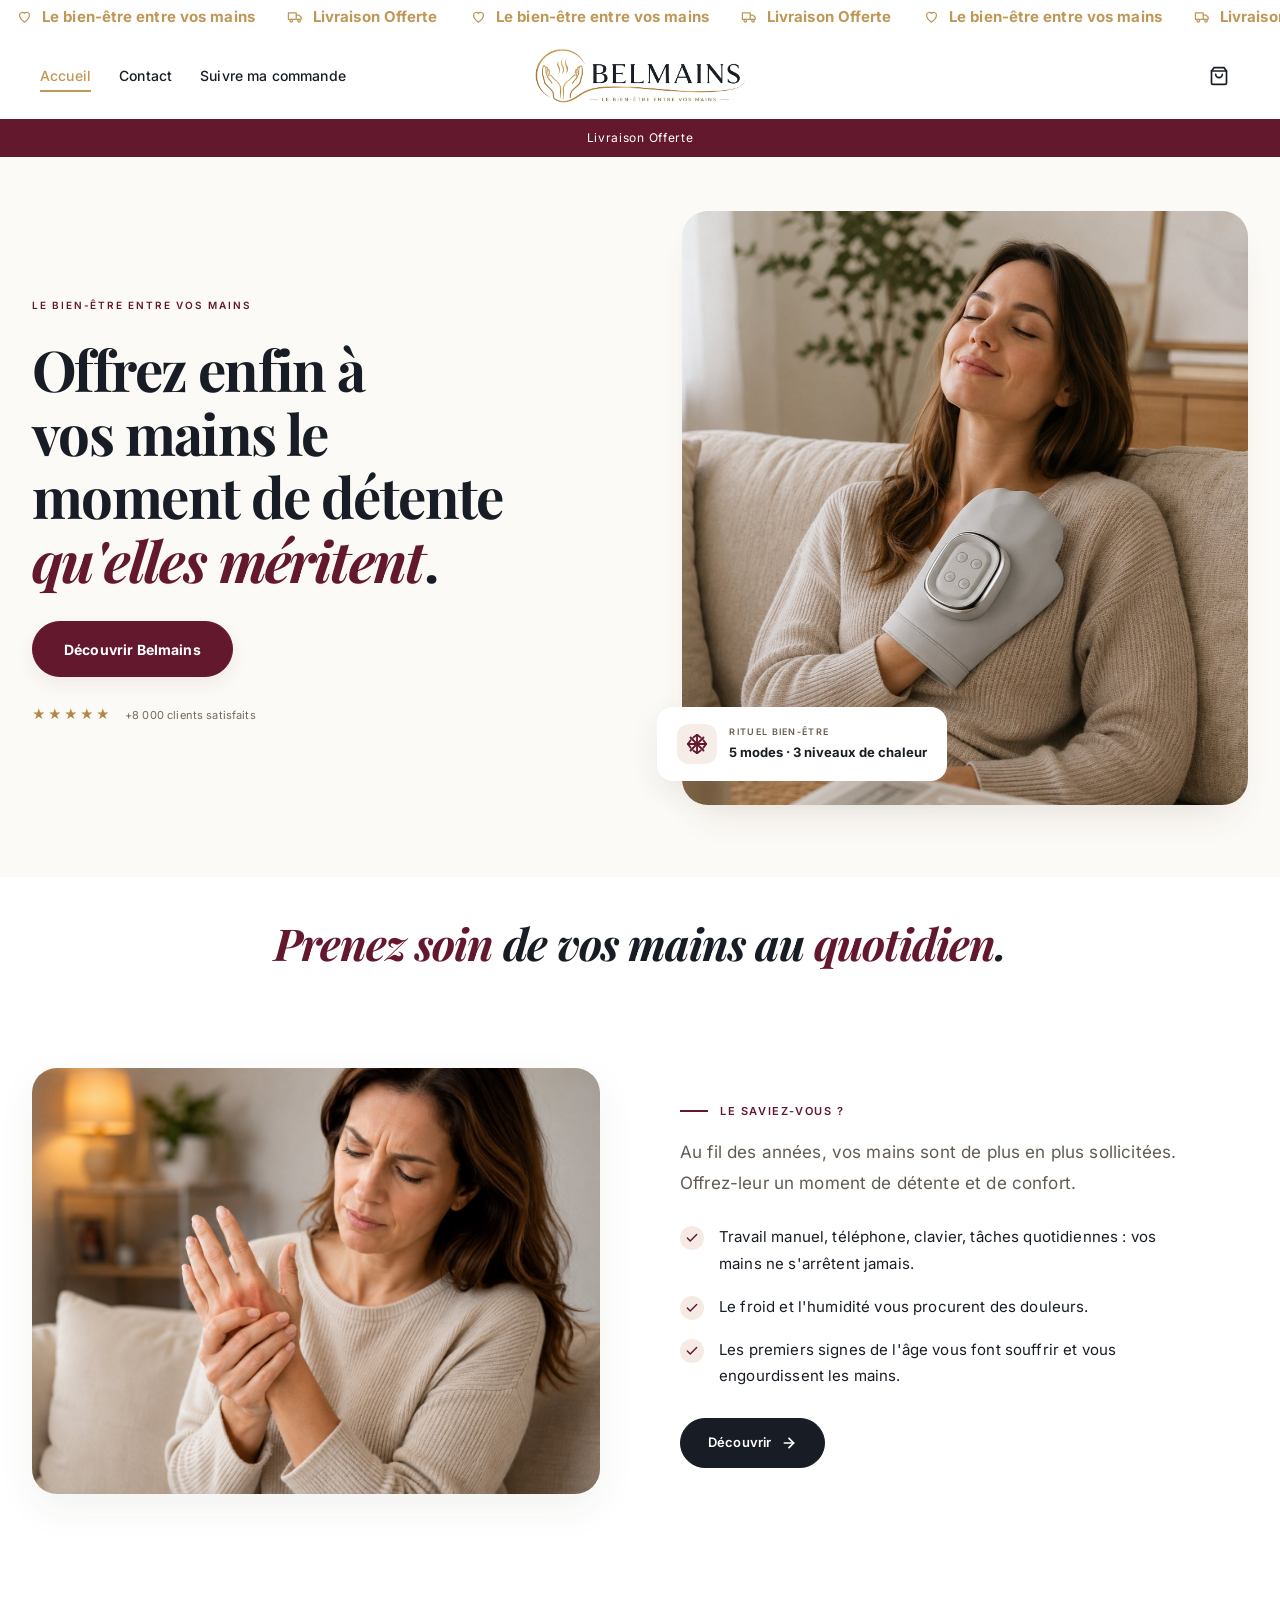
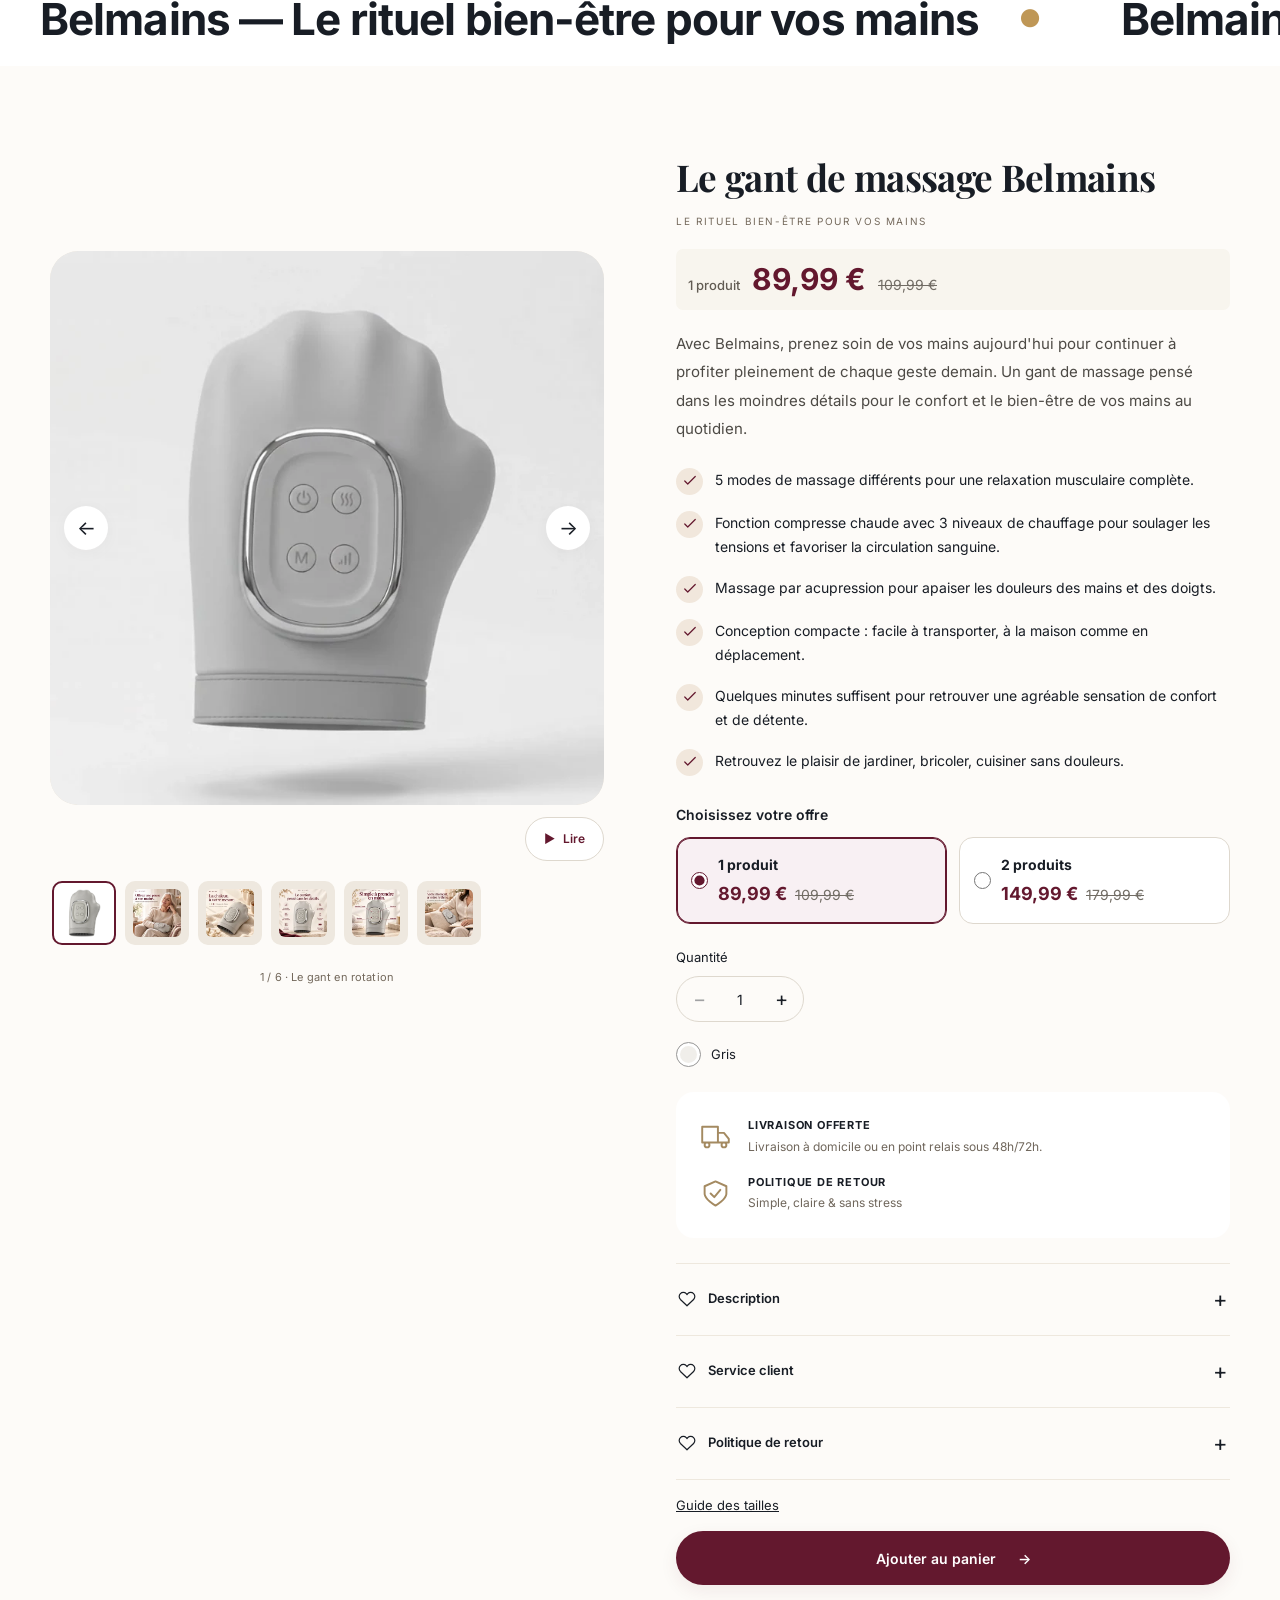
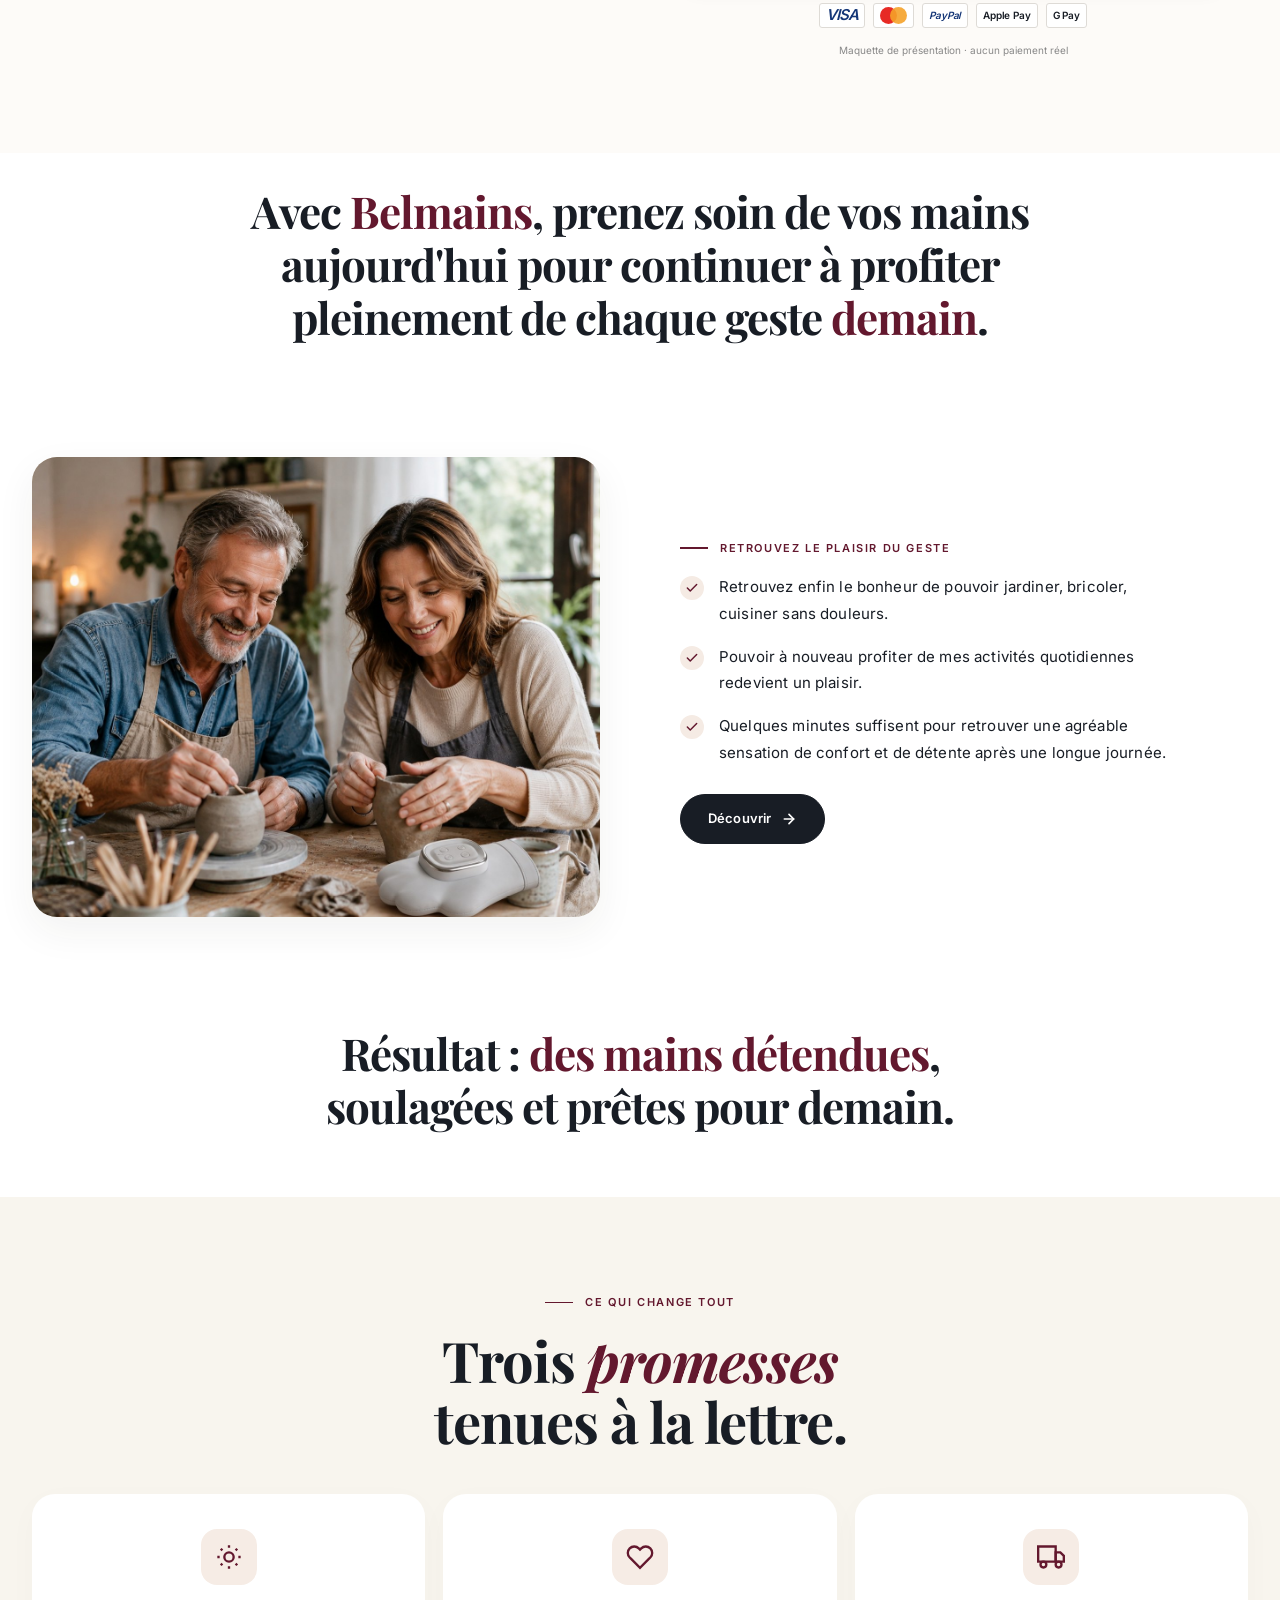
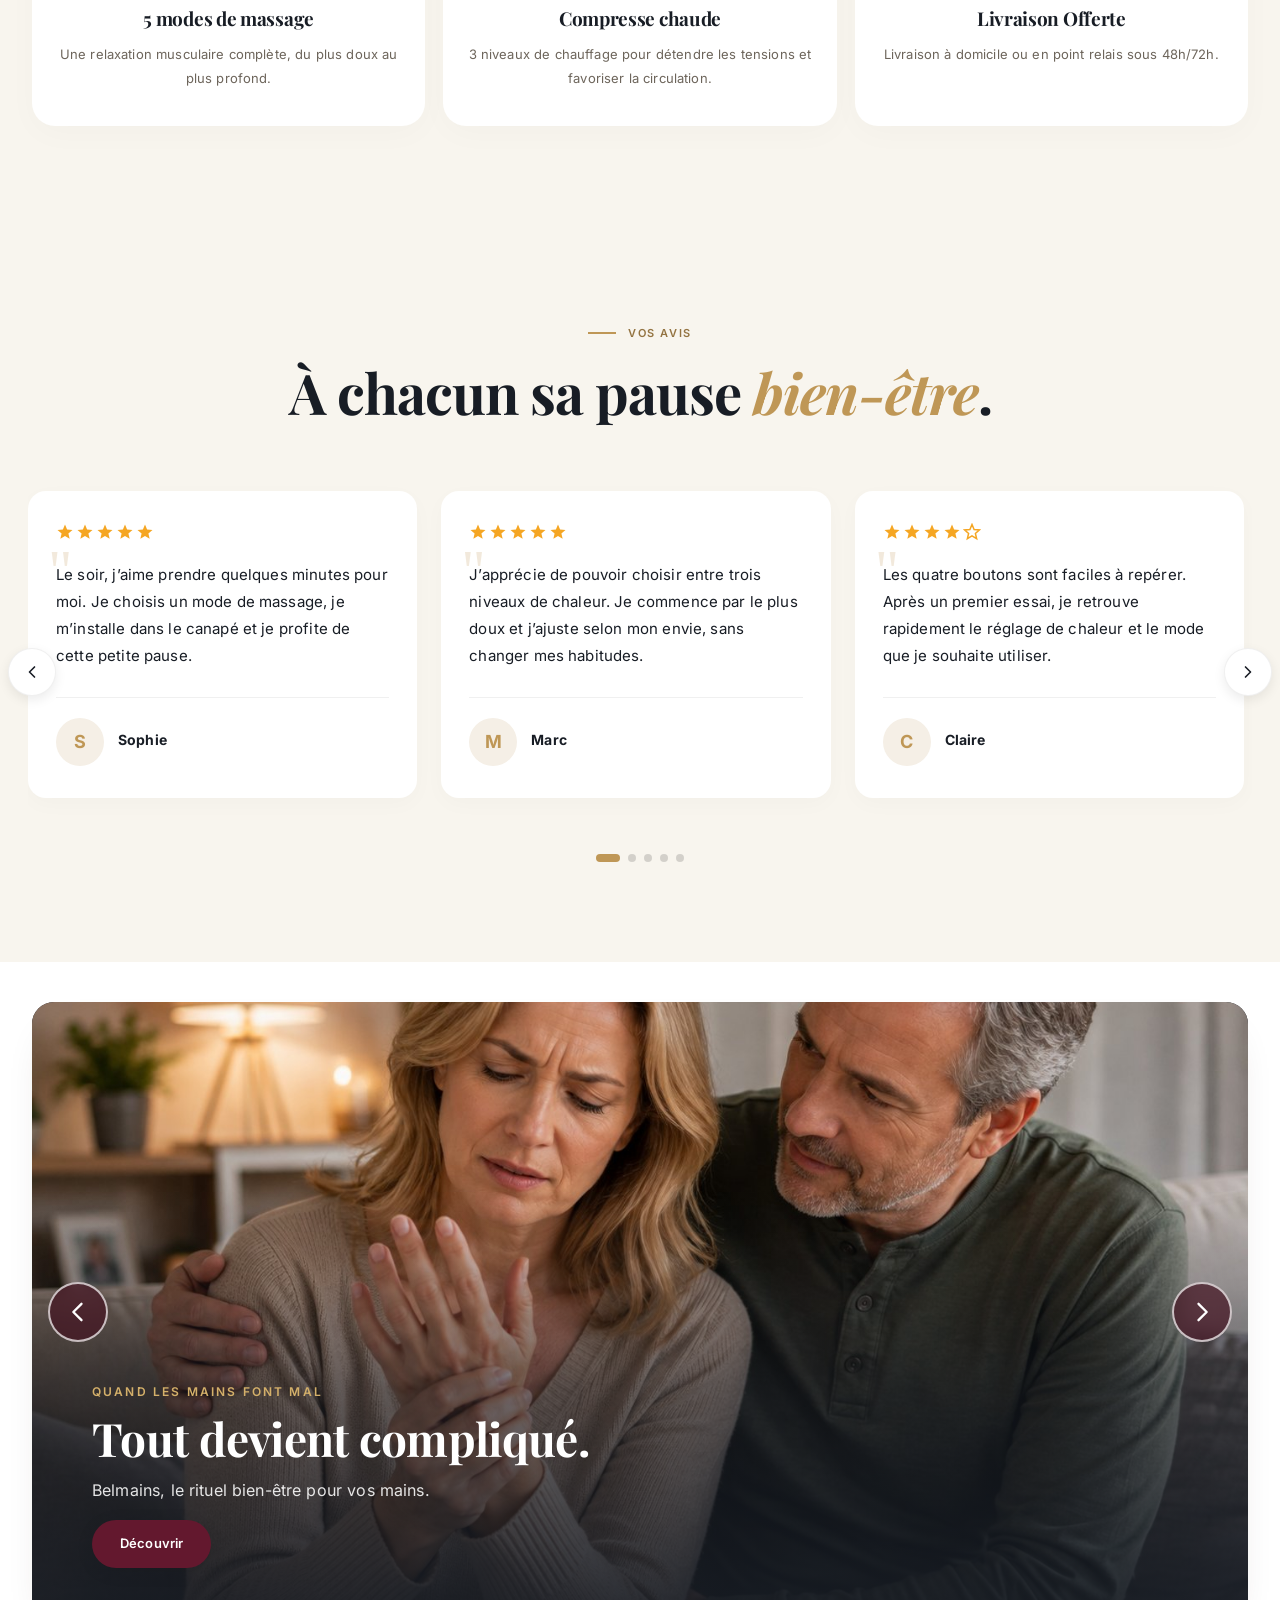
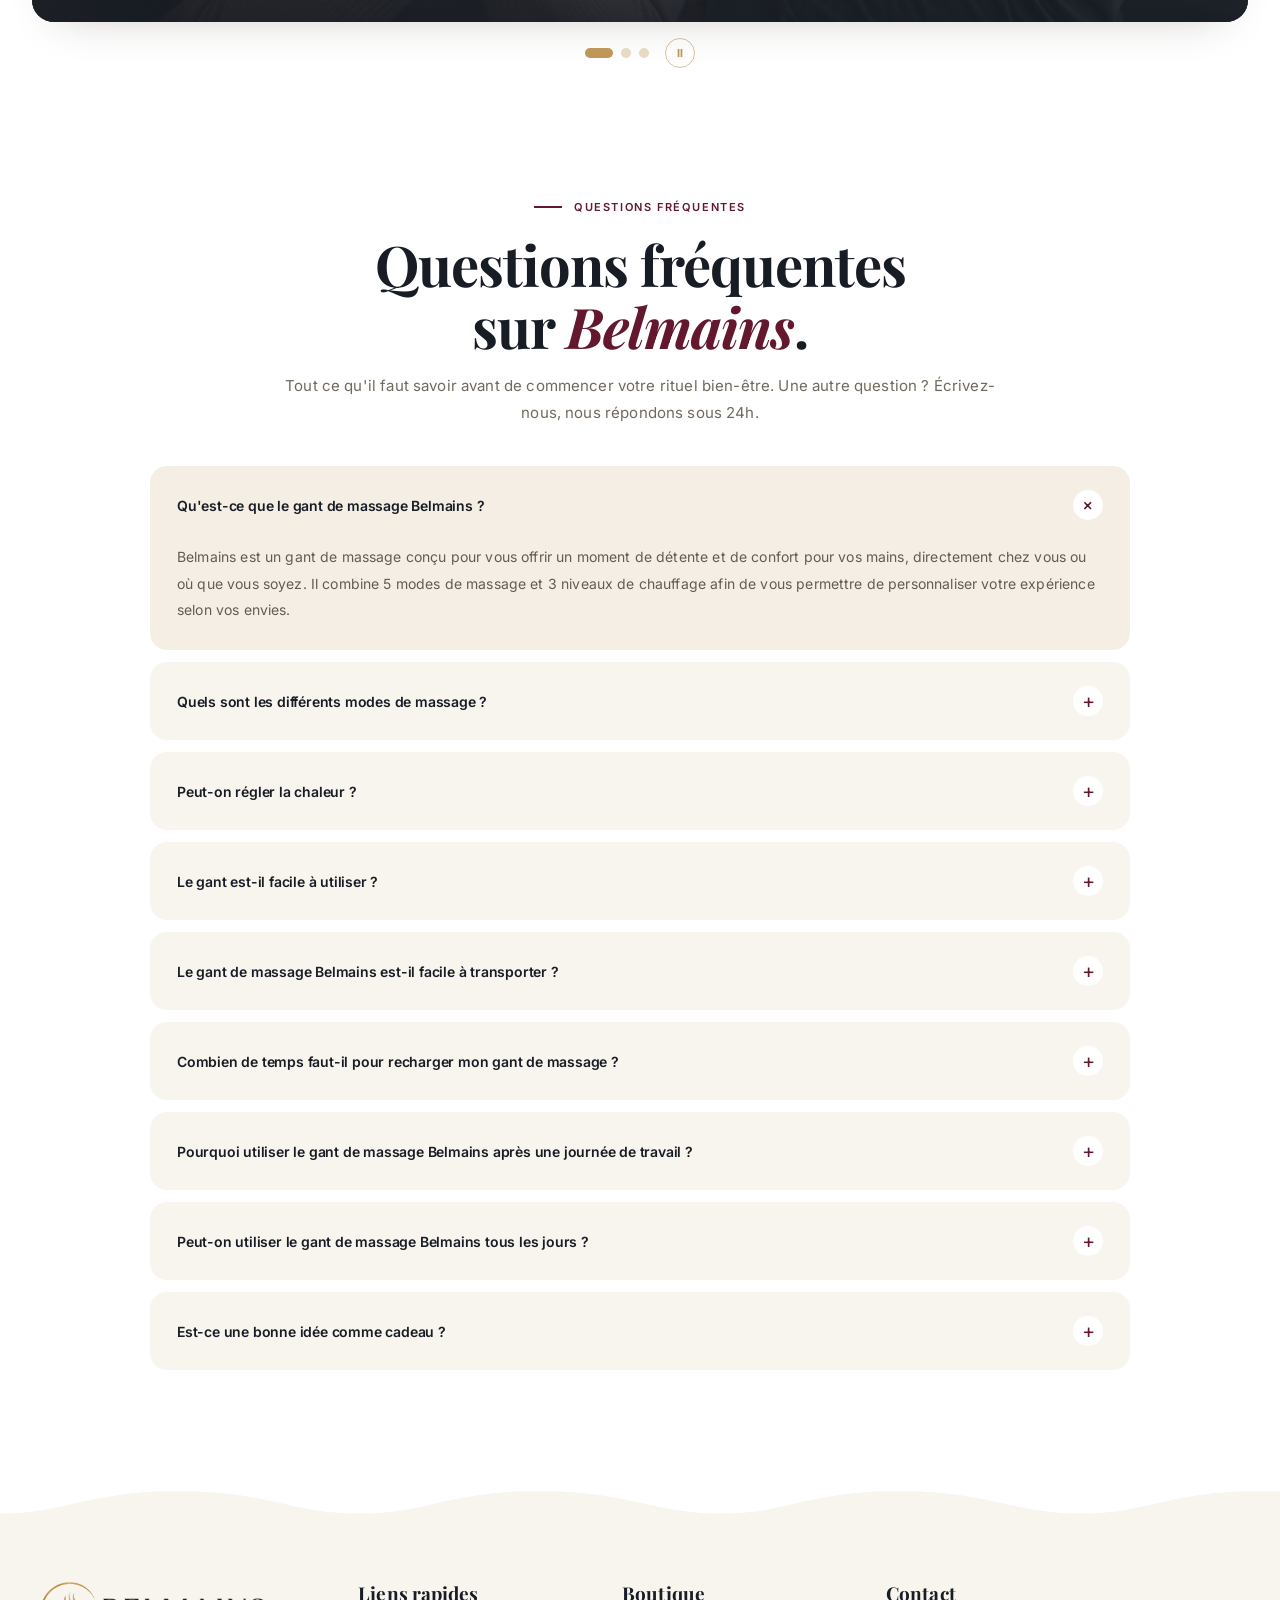
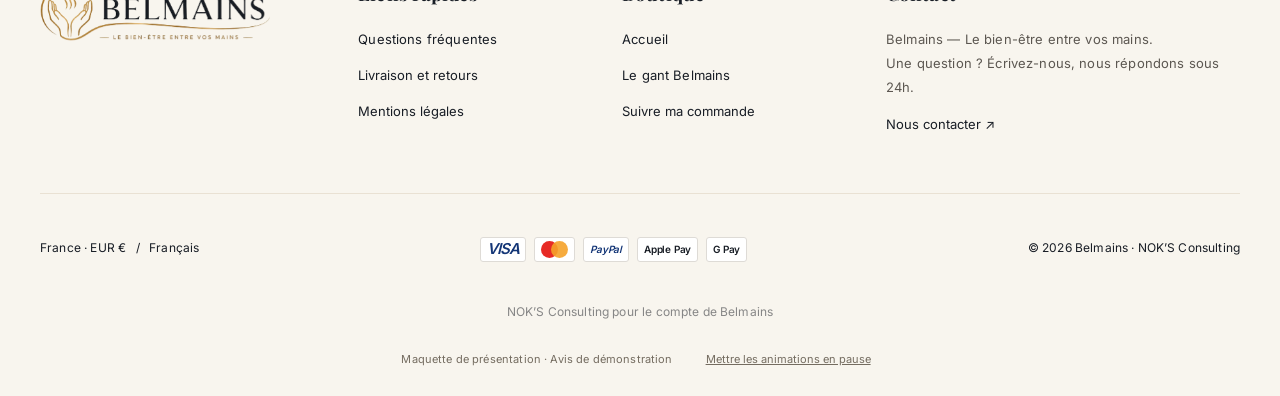
<file: site/index.html>
<!doctype html><html lang="fr"><head><meta charset="utf-8"><meta name="viewport" content="width=device-width,initial-scale=1"><meta name="robots" content="noindex,nofollow"><meta name="theme-color" content="#ffffff"><title>Belmains — Le bien-être entre vos mains</title><meta name="description" content="Maquette de présentation Belmains : le gant de massage et son rituel de bien-être pour vos mains."><link rel="icon" href="assets/belmains-favicon.png"><link rel="preload" as="image" href="assets/belmains-photo-hero.jpg"><link rel="stylesheet" href="assets/fonts.css"><link rel="stylesheet" href="base.css"><link rel="stylesheet" href="sections.css"><link rel="stylesheet" href="maquette.css"><script src="assets/gsap.min.js" defer></script><script src="assets/ScrollTrigger.min.js" defer></script><script src="interactions.js" defer></script></head><body id="accueil"><a class="skip-link" href="#main">Aller au contenu</a><div id="shopify-section-texte_defilant" class="theme-section" data-source-section="texte-defilant">

<div
  id="Marquee-texte_defilant"
  class="marquee color-background-1"
  data-marquee
  style="--marquee-duree: 15s;"
>
  <div
    class="marquee__bar"
    role="marquee"
    aria-label="Bandeau d'annonces"
  ><div class="marquee__groupe"><span
              class="marquee__item marquee__item--annonce marquee__item--annonce_1"


            ><svg class="icone icone--heart" viewBox="0 0 24 24" fill="none" stroke="currentColor" stroke-width="1.8" stroke-linecap="round" stroke-linejoin="round" aria-hidden="true" focusable="false"><path d="M12 20s-7-4.6-7-10a4 4 0 0 1 7-2.5A4 4 0 0 1 19 10c0 5.4-7 10-7 10z"/></svg><span class="marquee__texte"><p><strong>Le bien-être entre vos mains</strong></p></span>
            </span><span
              class="marquee__item marquee__item--annonce marquee__item--annonce_2"


            ><svg class="icone icone--truck" viewBox="0 0 24 24" fill="none" stroke="currentColor" stroke-width="1.8" stroke-linecap="round" stroke-linejoin="round" aria-hidden="true" focusable="false"><path d="M2 7h11v9H2zM13 10h4l3 3v3h-7z"/><circle cx="6" cy="18" r="1.8"/><circle cx="17" cy="18" r="1.8"/></svg><span class="marquee__texte"><p><strong>Livraison Offerte</strong></p></span>
            </span></div><div class="marquee__groupe" aria-hidden="true"><span
              class="marquee__item marquee__item--annonce marquee__item--annonce_1"


            ><svg class="icone icone--heart" viewBox="0 0 24 24" fill="none" stroke="currentColor" stroke-width="1.8" stroke-linecap="round" stroke-linejoin="round" aria-hidden="true" focusable="false"><path d="M12 20s-7-4.6-7-10a4 4 0 0 1 7-2.5A4 4 0 0 1 19 10c0 5.4-7 10-7 10z"/></svg><span class="marquee__texte"><p><strong>Le bien-être entre vos mains</strong></p></span>
            </span><span
              class="marquee__item marquee__item--annonce marquee__item--annonce_2"


            ><svg class="icone icone--truck" viewBox="0 0 24 24" fill="none" stroke="currentColor" stroke-width="1.8" stroke-linecap="round" stroke-linejoin="round" aria-hidden="true" focusable="false"><path d="M2 7h11v9H2zM13 10h4l3 3v3h-7z"/><circle cx="6" cy="18" r="1.8"/><circle cx="17" cy="18" r="1.8"/></svg><span class="marquee__texte"><p><strong>Livraison Offerte</strong></p></span>
            </span></div><div class="marquee__groupe" aria-hidden="true"><span
              class="marquee__item marquee__item--annonce marquee__item--annonce_1"


            ><svg class="icone icone--heart" viewBox="0 0 24 24" fill="none" stroke="currentColor" stroke-width="1.8" stroke-linecap="round" stroke-linejoin="round" aria-hidden="true" focusable="false"><path d="M12 20s-7-4.6-7-10a4 4 0 0 1 7-2.5A4 4 0 0 1 19 10c0 5.4-7 10-7 10z"/></svg><span class="marquee__texte"><p><strong>Le bien-être entre vos mains</strong></p></span>
            </span><span
              class="marquee__item marquee__item--annonce marquee__item--annonce_2"


            ><svg class="icone icone--truck" viewBox="0 0 24 24" fill="none" stroke="currentColor" stroke-width="1.8" stroke-linecap="round" stroke-linejoin="round" aria-hidden="true" focusable="false"><path d="M2 7h11v9H2zM13 10h4l3 3v3h-7z"/><circle cx="6" cy="18" r="1.8"/><circle cx="17" cy="18" r="1.8"/></svg><span class="marquee__texte"><p><strong>Livraison Offerte</strong></p></span>
            </span></div><div class="marquee__groupe" aria-hidden="true"><span
              class="marquee__item marquee__item--annonce marquee__item--annonce_1"


            ><svg class="icone icone--heart" viewBox="0 0 24 24" fill="none" stroke="currentColor" stroke-width="1.8" stroke-linecap="round" stroke-linejoin="round" aria-hidden="true" focusable="false"><path d="M12 20s-7-4.6-7-10a4 4 0 0 1 7-2.5A4 4 0 0 1 19 10c0 5.4-7 10-7 10z"/></svg><span class="marquee__texte"><p><strong>Le bien-être entre vos mains</strong></p></span>
            </span><span
              class="marquee__item marquee__item--annonce marquee__item--annonce_2"


            ><svg class="icone icone--truck" viewBox="0 0 24 24" fill="none" stroke="currentColor" stroke-width="1.8" stroke-linecap="round" stroke-linejoin="round" aria-hidden="true" focusable="false"><path d="M2 7h11v9H2zM13 10h4l3 3v3h-7z"/><circle cx="6" cy="18" r="1.8"/><circle cx="17" cy="18" r="1.8"/></svg><span class="marquee__texte"><p><strong>Livraison Offerte</strong></p></span>
            </span></div><div class="marquee__groupe" aria-hidden="true"><span
              class="marquee__item marquee__item--annonce marquee__item--annonce_1"


            ><svg class="icone icone--heart" viewBox="0 0 24 24" fill="none" stroke="currentColor" stroke-width="1.8" stroke-linecap="round" stroke-linejoin="round" aria-hidden="true" focusable="false"><path d="M12 20s-7-4.6-7-10a4 4 0 0 1 7-2.5A4 4 0 0 1 19 10c0 5.4-7 10-7 10z"/></svg><span class="marquee__texte"><p><strong>Le bien-être entre vos mains</strong></p></span>
            </span><span
              class="marquee__item marquee__item--annonce marquee__item--annonce_2"


            ><svg class="icone icone--truck" viewBox="0 0 24 24" fill="none" stroke="currentColor" stroke-width="1.8" stroke-linecap="round" stroke-linejoin="round" aria-hidden="true" focusable="false"><path d="M2 7h11v9H2zM13 10h4l3 3v3h-7z"/><circle cx="6" cy="18" r="1.8"/><circle cx="17" cy="18" r="1.8"/></svg><span class="marquee__texte"><p><strong>Livraison Offerte</strong></p></span>
            </span></div><div class="marquee__groupe" aria-hidden="true"><span
              class="marquee__item marquee__item--annonce marquee__item--annonce_1"


            ><svg class="icone icone--heart" viewBox="0 0 24 24" fill="none" stroke="currentColor" stroke-width="1.8" stroke-linecap="round" stroke-linejoin="round" aria-hidden="true" focusable="false"><path d="M12 20s-7-4.6-7-10a4 4 0 0 1 7-2.5A4 4 0 0 1 19 10c0 5.4-7 10-7 10z"/></svg><span class="marquee__texte"><p><strong>Le bien-être entre vos mains</strong></p></span>
            </span><span
              class="marquee__item marquee__item--annonce marquee__item--annonce_2"


            ><svg class="icone icone--truck" viewBox="0 0 24 24" fill="none" stroke="currentColor" stroke-width="1.8" stroke-linecap="round" stroke-linejoin="round" aria-hidden="true" focusable="false"><path d="M2 7h11v9H2zM13 10h4l3 3v3h-7z"/><circle cx="6" cy="18" r="1.8"/><circle cx="17" cy="18" r="1.8"/></svg><span class="marquee__texte"><p><strong>Livraison Offerte</strong></p></span>
            </span></div></div>
</div>




</div><div id="shopify-section-menu_kooldogy_jpEgq8" class="theme-section" data-source-section="menu-kooldogy"><header
  class="kd-menu-menu_kooldogy_jpEgq8"
  data-kd-menu
  style="
    --bg: #ffffff;
    --bg-rgb: 255, 255, 255;
    --ink: #181d25;
    --accent: #bf9756;
    --accent-rgb: 191, 151, 86;
    --opacity-scrolled: 0.7;
  "
>
  <div class="kd-menu-inner-menu_kooldogy_jpEgq8">

    <button class="kd-menu-burger-menu_kooldogy_jpEgq8" data-kd-burger aria-label="Menu" aria-expanded="false">
      <svg viewBox="0 0 24 24" fill="none" stroke="currentColor" stroke-width="2" stroke-linecap="round">
        <line x1="3" y1="6" x2="21" y2="6"/>
        <line x1="3" y1="12" x2="21" y2="12"/>
        <line x1="3" y1="18" x2="21" y2="18"/>
      </svg>
    </button><ul class="kd-menu-nav-menu_kooldogy_jpEgq8"><li class="kd-menu-item-menu_kooldogy_jpEgq8">
            <a href="#accueil" class="kd-menu-link-menu_kooldogy_jpEgq8 is-active">
              Accueil</a></li><li class="kd-menu-item-menu_kooldogy_jpEgq8">
            <a href="#contact" class="kd-menu-link-menu_kooldogy_jpEgq8">
              Contact</a></li><li class="kd-menu-item-menu_kooldogy_jpEgq8">
            <a href="#suivi" class="kd-menu-link-menu_kooldogy_jpEgq8">
              Suivre ma commande</a></li></ul><a href="#accueil" class="kd-menu-logo-menu_kooldogy_jpEgq8" aria-label="Belmains"><img src="assets/belmains-logo.png" alt="Belmains" width="719" height="183" loading="eager" fetchpriority="high"></a>

    <div class="kd-menu-actions-menu_kooldogy_jpEgq8"><a href="#panier" class="kd-menu-icon-menu_kooldogy_jpEgq8" aria-label="Panier">
        <svg viewBox="0 0 24 24" fill="none" stroke="currentColor" stroke-width="2" stroke-linecap="round">
          <path d="M6 2 3 6v14a2 2 0 0 0 2 2h14a2 2 0 0 0 2-2V6l-3-4z"/>
          <line x1="3" y1="6" x2="21" y2="6"/>
          <path d="M16 10a4 4 0 0 1-8 0"/>
        </svg></a>
    </div>
  </div>
</header>

<div class="kd-drawer-overlay-menu_kooldogy_jpEgq8" data-kd-overlay></div>

<div class="kd-drawer-menu_kooldogy_jpEgq8" data-kd-drawer aria-hidden="true">
  <button class="kd-drawer-close-menu_kooldogy_jpEgq8" data-kd-close aria-label="Fermer">
    <svg width="22" height="22" viewBox="0 0 24 24" fill="none" stroke="currentColor" stroke-width="2.2" stroke-linecap="round">
      <line x1="18" y1="6" x2="6" y2="18"/>
      <line x1="6" y1="6" x2="18" y2="18"/>
    </svg>
  </button>

  <div class="kd-drawer-logo-wrap-menu_kooldogy_jpEgq8">
    <a href="#accueil" class="kd-drawer-logo-menu_kooldogy_jpEgq8" aria-label="Belmains"><img src="assets/belmains-logo.png" alt="Belmains" width="719" height="183" loading="lazy"></a>
  </div><ul class="kd-drawer-nav-menu_kooldogy_jpEgq8"><li>
          <a href="#accueil" class="kd-drawer-link-menu_kooldogy_jpEgq8">
            Accueil
          </a></li><li>
          <a href="#contact" class="kd-drawer-link-menu_kooldogy_jpEgq8">
            Contact
          </a></li><li>
          <a href="#suivi" class="kd-drawer-link-menu_kooldogy_jpEgq8">
            Suivre ma commande
          </a></li></ul></div>





</div><div class="announcement announcement-red" data-announcement><button aria-label="Annonce précédente" data-announcement-prev hidden>←</button><p aria-live="polite">Livraison Offerte</p><button aria-label="Annonce suivante" data-announcement-next hidden>→</button><script type="application/json" class="announcement-data">["Livraison Offerte"]</script></div><main id="main"><div id="shopify-section-hero_custom_TjqNkF" class="theme-section" data-source-section="hero-custom"><section
  class="hero-editorial"
  style="
    --bg: #ffffff;
    --ink: #181d25;
    --muted: #6b5d4e;
    --accent: #63182e;
    --btn-bg: #f8f5ee;
    --btn-text: #000000;
  "
>
  <div class="hero-ed-inner"><div class="hero-ed-left"><div class="top-badge">
          <span class="eyebrow-dash"></span>Le bien-être entre vos mains
        </div><h1 class="hero-ed-title">
          Offrez enfin à vos mains le moment de détente <em>qu'elles méritent</em>.</h1><div class="hero-ed-cta"><a href="#fiche-produit" class="btn btn-primary">
              Découvrir Belmains
            </a></div><div class="hero-ed-proof">
          <div class="proof-avatars"></div>
          <div class="proof-text">
            <div class="proof-stars" aria-label="5 étoiles sur 5">★★★★★</div>
            <div class="proof-label">+8 000 clients satisfaits</div>
          </div>
        </div></div><div class="hero-ed-right">
      <div class="single-image-wrapper">

        <div class="hero-image"><img src="assets/belmains-photo-hero.jpg" alt="Offrez enfin à vos mains le moment de détente" loading="eager" fetchpriority="high" width="1448" height="1086"></div><div class="floating-badge">
            <div class="floating-badge-icon">
              <svg viewBox="0 0 24 24" fill="none" stroke="currentColor" stroke-width="2" stroke-linecap="round" stroke-linejoin="round">
                <line x1="12" y1="2" x2="12" y2="22"/>
                <line x1="2" y1="12" x2="22" y2="12"/>
                <line x1="4.93" y1="4.93" x2="19.07" y2="19.07"/>
                <line x1="19.07" y1="4.93" x2="4.93" y2="19.07"/>
                <polyline points="8,5 12,2 16,5"/>
                <polyline points="8,19 12,22 16,19"/>
                <polyline points="5,8 2,12 5,16"/>
                <polyline points="19,8 22,12 19,16"/>
              </svg>
            </div>
            <div>
              <div class="floating-badge-label">RITUEL BIEN-ÊTRE</div>
              <div class="floating-badge-title">5 modes · 3 niveaux de chaleur</div>
            </div>
          </div></div>
    </div>
  </div>
</section>




</div>
<div id="shopify-section-rich_text_kEE36c" class="theme-section" data-source-section="rich-text">



<div class="isolate">
  <div class="rich-text content-container color-scheme-ad51283d-6044-441e-b8ec-b4441c2da21b gradient rich-text--full-width content-container--full-width section-rich_text_kEE36c-padding">
    <div class="rich-text__wrapper rich-text__wrapper--center page-width">
      <div class="rich-text__blocks center"><h2
                class="rich-text__heading rte inline-richtext h2"


              >
                <em><span class="shortcut-text__fancy1">Prenez soin</span> de vos mains au <span class="shortcut-text__fancy1">quotidien</span>.</em>
              </h2></div>
    </div>
  </div>
</div>


</div>
<div id="shopify-section-image_texte_ndtUdi" class="theme-section" data-source-section="image-texte">

<section class="iwt iwt-image_texte_ndtUdi image-pos-left">
  <div class="iwt-inner"><div class="iwt-image">
      <div class="iwt-image-wrap iwt-image-wrap--adapt"><img src="assets/belmains-photo-douleur.jpg" alt="Le saviez-vous ?" loading="lazy" width="1448" height="1086" class="iwt-image-tag"></div>
    </div><div class="iwt-content"><div class="eyebrow">
          <span class="eyebrow-dash"></span>Le saviez-vous ?
        </div><p class="iwt-intro">Au fil des années, vos mains sont de plus en plus sollicitées. Offrez-leur un moment de détente et de confort.</p><ul class="iwt-list"><li>
              <span class="iwt-list-check" aria-hidden="true">
                <svg viewBox="0 0 24 24" fill="none" stroke="currentColor" stroke-width="2.5" stroke-linecap="round" stroke-linejoin="round">
                  <polyline points="20 6 9 17 4 12"/>
                </svg>
              </span>
              <span>Travail manuel, téléphone, clavier, tâches quotidiennes : vos mains ne s'arrêtent jamais.</span>
            </li><li>
              <span class="iwt-list-check" aria-hidden="true">
                <svg viewBox="0 0 24 24" fill="none" stroke="currentColor" stroke-width="2.5" stroke-linecap="round" stroke-linejoin="round">
                  <polyline points="20 6 9 17 4 12"/>
                </svg>
              </span>
              <span>Le froid et l'humidité vous procurent des douleurs.</span>
            </li><li>
              <span class="iwt-list-check" aria-hidden="true">
                <svg viewBox="0 0 24 24" fill="none" stroke="currentColor" stroke-width="2.5" stroke-linecap="round" stroke-linejoin="round">
                  <polyline points="20 6 9 17 4 12"/>
                </svg>
              </span>
              <span>Les premiers signes de l'âge vous font souffrir et vous engourdissent les mains.</span>
            </li></ul><a href="#fiche-produit" class="btn btn-primary">
          Découvrir
          <svg class="btn-arrow" viewBox="0 0 24 24" fill="none" stroke="currentColor" stroke-width="2.5" stroke-linecap="round" stroke-linejoin="round">
            <line x1="5" y1="12" x2="19" y2="12"/>
            <polyline points="12 5 19 12 12 19"/>
          </svg>
        </a></div>
  </div>
</section>




</div>
<div id="shopify-section-brands_mWCJBf" class="theme-section" data-source-section="brands">

<div class="section-brands_mWCJBf-padding color-background-1 gradient">
  <div
    class="text-marquee-brands_mWCJBf"
    role="region"
    aria-label="Belmains — Le rituel bien-être pour vos mains"
  >
    <div class="text-marquee-brands_mWCJBf__track" aria-hidden="true"><div><p class="text-marquee-brands_mWCJBf__item">
              Belmains — Le rituel bien-être pour vos mains
              <span class="text-marquee-brands_mWCJBf__separator">●</span>
            </p><p class="text-marquee-brands_mWCJBf__item">
              Belmains — Le rituel bien-être pour vos mains
              <span class="text-marquee-brands_mWCJBf__separator">●</span>
            </p><p class="text-marquee-brands_mWCJBf__item">
              Belmains — Le rituel bien-être pour vos mains
              <span class="text-marquee-brands_mWCJBf__separator">●</span>
            </p><p class="text-marquee-brands_mWCJBf__item">
              Belmains — Le rituel bien-être pour vos mains
              <span class="text-marquee-brands_mWCJBf__separator">●</span>
            </p><p class="text-marquee-brands_mWCJBf__item">
              Belmains — Le rituel bien-être pour vos mains
              <span class="text-marquee-brands_mWCJBf__separator">●</span>
            </p><p class="text-marquee-brands_mWCJBf__item">
              Belmains — Le rituel bien-être pour vos mains
              <span class="text-marquee-brands_mWCJBf__separator">●</span>
            </p></div><div><p class="text-marquee-brands_mWCJBf__item">
              Belmains — Le rituel bien-être pour vos mains
              <span class="text-marquee-brands_mWCJBf__separator">●</span>
            </p><p class="text-marquee-brands_mWCJBf__item">
              Belmains — Le rituel bien-être pour vos mains
              <span class="text-marquee-brands_mWCJBf__separator">●</span>
            </p><p class="text-marquee-brands_mWCJBf__item">
              Belmains — Le rituel bien-être pour vos mains
              <span class="text-marquee-brands_mWCJBf__separator">●</span>
            </p><p class="text-marquee-brands_mWCJBf__item">
              Belmains — Le rituel bien-être pour vos mains
              <span class="text-marquee-brands_mWCJBf__separator">●</span>
            </p><p class="text-marquee-brands_mWCJBf__item">
              Belmains — Le rituel bien-être pour vos mains
              <span class="text-marquee-brands_mWCJBf__separator">●</span>
            </p><p class="text-marquee-brands_mWCJBf__item">
              Belmains — Le rituel bien-être pour vos mains
              <span class="text-marquee-brands_mWCJBf__separator">●</span>
            </p></div></div>
  </div>
</div>


</div>
<section id="fiche-produit" class="mock-product" aria-labelledby="product-title"><div class="mock-product-grid">
 <div class="product-gallery"><div class="product-stage" tabindex="0" aria-label="Galerie du gant. Flèches gauche et droite pour changer de vue."><video id="product-film" class="product-view product-film is-active" src="assets/belmain-rituel.mp4" poster="assets/hero-film-poster.webp" aria-label="Le gant Belmains présenté en rotation" width="1280" height="720" loop muted playsinline controls preload="none"></video><img class="product-view product-marketing" src="assets/belmains-01-pause-bien-etre-v1.webp" alt="Offrez une pause à vos mains. Une femme profite du gant Belmains dans son fauteuil. Chaleur douce, massage enveloppant." width="1254" height="1254" loading="lazy" decoding="async" hidden><img class="product-view product-marketing" src="assets/belmains-02-chaleur-douce-v1.webp" alt="La chaleur, à votre mesure. Trois niveaux de chaleur pour choisir votre moment de confort." width="1254" height="1254" loading="lazy" decoding="async" hidden><img class="product-view product-marketing" src="assets/belmains-03-confort-fonctions-v1.webp" alt="Le confort, pensé dans les détails : 5 modes de massage, 3 niveaux de chaleur, massage par pression, recharge USB-C, utilisation sans fil et format compact." width="1254" height="1254" loading="lazy" decoding="async" hidden><img class="product-view product-marketing" src="assets/belmains-04-commandes-simples-v1.webp" alt="Simple à prendre en main. Les quatre commandes du gant : marche et arrêt, chaleur, modes et intensité." width="1254" height="1254" loading="lazy" decoding="async" hidden><img class="product-view product-marketing" src="assets/belmains-05-rituel-quotidien-v1.webp" alt="Votre moment, à votre rythme. Le gant Belmains utilisé à la maison pendant une pause lecture. Massage, chaleur et confort." width="1254" height="1254" loading="lazy" decoding="async" hidden><button data-gallery-prev aria-label="Photo précédente">←</button><button data-gallery-next aria-label="Photo suivante">→</button></div><button id="product-film-toggle" class="product-film-toggle" type="button" aria-label="Lire la vidéo du gant" hidden><span aria-hidden="true" class="product-film-icon">▶</span><span class="product-film-state">Lire</span></button><button id="gallery-expand" class="gallery-expand" type="button" hidden>Agrandir l’image ↗</button><div class="product-thumbs"><button data-gallery="0" aria-label="Vidéo du gant en rotation" aria-pressed="true"><img src="assets/gant-trois-quarts-1100.webp" width="1100" height="1100" alt="" loading="lazy"></button><button data-gallery="1" aria-label="Votre pause bien-être" aria-pressed="false"><img src="assets/belmains-01-pause-bien-etre-thumb-v1.webp" width="180" height="180" alt="" loading="lazy"></button><button data-gallery="2" aria-label="La chaleur à votre mesure" aria-pressed="false"><img src="assets/belmains-02-chaleur-douce-thumb-v1.webp" width="180" height="180" alt="" loading="lazy"></button><button data-gallery="3" aria-label="Les atouts du gant" aria-pressed="false"><img src="assets/belmains-03-confort-fonctions-thumb-v1.webp" width="180" height="180" alt="" loading="lazy"></button><button data-gallery="4" aria-label="Les commandes en un regard" aria-pressed="false"><img src="assets/belmains-04-commandes-simples-thumb-v1.webp" width="180" height="180" alt="" loading="lazy"></button><button data-gallery="5" aria-label="Votre rituel quotidien" aria-pressed="false"><img src="assets/belmains-05-rituel-quotidien-thumb-v1.webp" width="180" height="180" alt="" loading="lazy"></button></div><p class="gallery-label" aria-live="polite">1 / 6 · Le gant en rotation</p></div>
 <div class="product-information"><h2 id="product-title">Le gant de massage Belmains</h2><p class="product-kicker">Le rituel bien-être pour vos mains</p><p class="product-price" aria-live="polite"><span id="product-price-label">1 produit</span> <strong id="product-price">89,99 €</strong> <span class="visually-hidden">au lieu de</span> <del id="product-compare-price">109,99 €</del></p><p class="product-description">Avec Belmains, prenez soin de vos mains aujourd'hui pour continuer à profiter pleinement de chaque geste demain. Un gant de massage pensé dans les moindres détails pour le confort et le bien-être de vos mains au quotidien.</p><ul class="comfort-benefits"><li><span><svg class="ui-icon" viewBox="0 0 24 24" fill="none" stroke="currentColor" stroke-width="1.6" stroke-linecap="round" stroke-linejoin="round" aria-hidden="true"><path d="m5 12 4 4L19 6"/></svg></span>5 modes de massage différents pour une relaxation musculaire complète.</li><li><span><svg class="ui-icon" viewBox="0 0 24 24" fill="none" stroke="currentColor" stroke-width="1.6" stroke-linecap="round" stroke-linejoin="round" aria-hidden="true"><path d="m5 12 4 4L19 6"/></svg></span>Fonction compresse chaude avec 3 niveaux de chauffage pour soulager les tensions et favoriser la circulation sanguine.</li><li><span><svg class="ui-icon" viewBox="0 0 24 24" fill="none" stroke="currentColor" stroke-width="1.6" stroke-linecap="round" stroke-linejoin="round" aria-hidden="true"><path d="m5 12 4 4L19 6"/></svg></span>Massage par acupression pour apaiser les douleurs des mains et des doigts.</li><li><span><svg class="ui-icon" viewBox="0 0 24 24" fill="none" stroke="currentColor" stroke-width="1.6" stroke-linecap="round" stroke-linejoin="round" aria-hidden="true"><path d="m5 12 4 4L19 6"/></svg></span>Conception compacte : facile à transporter, à la maison comme en déplacement.</li><li><span><svg class="ui-icon" viewBox="0 0 24 24" fill="none" stroke="currentColor" stroke-width="1.6" stroke-linecap="round" stroke-linejoin="round" aria-hidden="true"><path d="m5 12 4 4L19 6"/></svg></span>Quelques minutes suffisent pour retrouver une agréable sensation de confort et de détente.</li><li><span><svg class="ui-icon" viewBox="0 0 24 24" fill="none" stroke="currentColor" stroke-width="1.6" stroke-linecap="round" stroke-linejoin="round" aria-hidden="true"><path d="m5 12 4 4L19 6"/></svg></span>Retrouvez le plaisir de jardiner, bricoler, cuisiner sans douleurs.</li></ul>
 <fieldset class="product-offers"><legend>Choisissez votre offre</legend>
 <label class="product-offer"><input type="radio" name="product-offer" value="1" checked><span><b>1 produit</b><span class="offer-prices"><strong>89,99 €</strong><span class="visually-hidden">au lieu de</span><del>109,99 €</del></span></span></label>
 <label class="product-offer"><input type="radio" name="product-offer" value="2"><span><b>2 produits</b><span class="offer-prices"><strong>149,99 €</strong><span class="visually-hidden">au lieu de</span><del>179,99 €</del></span></span></label>
 </fieldset>
 <div class="quantity-row"><label for="product-quantity">Quantité</label><div class="quantity"><button data-qty="minus" aria-label="Diminuer la quantité">−</button><input id="product-quantity" type="number" value="1" min="1" max="10" inputmode="numeric"><button data-qty="plus" aria-label="Augmenter la quantité">+</button></div></div><p class="product-finish"><span></span>Gris</p>
 <div class="reassurance-list"><div><svg class="ui-icon" viewBox="0 0 24 24" fill="none" stroke="currentColor" stroke-width="1.6" stroke-linecap="round" stroke-linejoin="round" aria-hidden="true"><path d="M1 4h13v13H1zM14 9h5l4 5v3h-9M5 17a2 2 0 1 0 0 4 2 2 0 0 0 0-4M19 17a2 2 0 1 0 0 4 2 2 0 0 0 0-4"/></svg><p><strong>Livraison Offerte</strong><span>Livraison à domicile ou en point relais sous 48h/72h.</span></p></div><div><svg class="ui-icon" viewBox="0 0 24 24" fill="none" stroke="currentColor" stroke-width="1.6" stroke-linecap="round" stroke-linejoin="round" aria-hidden="true"><path d="m12 2 9 4v6c0 5-9 10-9 10S3 17 3 12V6l9-4Z"/><path d="m8 12 3 3 5-6"/></svg><p><strong>Politique de retour</strong><span>Simple, claire & sans stress</span></p></div></div>
 <div class="product-accordions"><details><summary><svg class="ui-icon" viewBox="0 0 24 24" fill="none" stroke="currentColor" stroke-width="1.6" stroke-linecap="round" stroke-linejoin="round" aria-hidden="true"><path d="M20.8 4.8a5.5 5.5 0 0 0-7.8 0L12 6l-1-1.2a5.5 5.5 0 0 0-7.8 7.8L12 21l8.8-8.4a5.5 5.5 0 0 0 0-7.8Z"/></svg>Description<span>+</span></summary><div><p>Le gant de massage Belmains : le rituel bien-être pour vos mains.</p><p>Au fil des années, vos mains sont de plus en plus sollicitées : travail manuel, téléphone, clavier, tâches quotidiennes. Le froid, l'humidité et les premiers signes de l'âge finissent par les faire souffrir.</p><p>Belmains combine 5 modes de massage, une fonction compresse chaude à 3 niveaux et un massage par acupression pour apaiser les tensions des mains et des doigts. Compact, rechargeable en 15 minutes et facile à transporter, il s'utilise à la maison, au bureau ou en voyage.</p></div></details><details><summary><svg class="ui-icon" viewBox="0 0 24 24" fill="none" stroke="currentColor" stroke-width="1.6" stroke-linecap="round" stroke-linejoin="round" aria-hidden="true"><path d="M20.8 4.8a5.5 5.5 0 0 0-7.8 0L12 6l-1-1.2a5.5 5.5 0 0 0-7.8 7.8L12 21l8.8-8.4a5.5 5.5 0 0 0 0-7.8Z"/></svg>Service client<span>+</span></summary><div><p>Service client basé en France, rapide et facilement accessible.</p></div></details><details><summary><svg class="ui-icon" viewBox="0 0 24 24" fill="none" stroke="currentColor" stroke-width="1.6" stroke-linecap="round" stroke-linejoin="round" aria-hidden="true"><path d="M20.8 4.8a5.5 5.5 0 0 0-7.8 0L12 6l-1-1.2a5.5 5.5 0 0 0-7.8 7.8L12 21l8.8-8.4a5.5 5.5 0 0 0 0-7.8Z"/></svg>Politique de retour<span>+</span></summary><div><p>Pour toute demande de retour, contactez notre service client afin de connaître les modalités.</p></div></details></div><button class="size-guide" data-info="sizes">Guide des tailles</button><button class="add-to-cart" id="add-to-cart">Ajouter au panier <span aria-hidden="true">→</span></button><div class="payment-methods" aria-label="Moyens de paiement prévus"><span class="pay-visa">VISA</span><span class="pay-master" aria-label="Mastercard"><i></i><i></i></span><span class="pay-pal">PayPal</span><span>Apple Pay</span><span>G Pay</span></div><p class="demo-purchase-note">Maquette de présentation · aucun paiement réel</p></div></div></section>
<div id="shopify-section-rich_text_PkAFHE" class="theme-section" data-source-section="rich-text">



<div class="isolate">
  <div class="rich-text content-container color-scheme-ad51283d-6044-441e-b8ec-b4441c2da21b gradient rich-text--full-width content-container--full-width section-rich_text_PkAFHE-padding">
    <div class="rich-text__wrapper rich-text__wrapper--center page-width">
      <div class="rich-text__blocks center"><h2
                class="rich-text__heading rte inline-richtext h2"


              >
                Avec <span class="shortcut-text__fancy1">Belmains</span>, prenez soin de vos mains aujourd'hui pour continuer à profiter pleinement de chaque geste <span class="shortcut-text__fancy1">demain</span>.
              </h2></div>
    </div>
  </div>
</div>


</div>
<div id="shopify-section-image_texte_XqDidL" class="theme-section" data-source-section="image-texte">

<section class="iwt iwt-image_texte_XqDidL image-pos-left">
  <div class="iwt-inner"><div class="iwt-image">
      <div class="iwt-image-wrap iwt-image-wrap--large"><img src="assets/belmains-photo-poterie.jpg" alt="Retrouvez le plaisir du geste" loading="lazy" width="1448" height="1086" class="iwt-image-tag"></div>
    </div><div class="iwt-content"><div class="eyebrow">
          <span class="eyebrow-dash"></span>Retrouvez le plaisir du geste
        </div><ul class="iwt-list"><li>
              <span class="iwt-list-check" aria-hidden="true">
                <svg viewBox="0 0 24 24" fill="none" stroke="currentColor" stroke-width="2.5" stroke-linecap="round" stroke-linejoin="round">
                  <polyline points="20 6 9 17 4 12"/>
                </svg>
              </span>
              <span>Retrouvez enfin le bonheur de pouvoir jardiner, bricoler, cuisiner sans douleurs.</span>
            </li><li>
              <span class="iwt-list-check" aria-hidden="true">
                <svg viewBox="0 0 24 24" fill="none" stroke="currentColor" stroke-width="2.5" stroke-linecap="round" stroke-linejoin="round">
                  <polyline points="20 6 9 17 4 12"/>
                </svg>
              </span>
              <span>Pouvoir à nouveau profiter de mes activités quotidiennes redevient un plaisir.</span>
            </li><li>
              <span class="iwt-list-check" aria-hidden="true">
                <svg viewBox="0 0 24 24" fill="none" stroke="currentColor" stroke-width="2.5" stroke-linecap="round" stroke-linejoin="round">
                  <polyline points="20 6 9 17 4 12"/>
                </svg>
              </span>
              <span>Quelques minutes suffisent pour retrouver une agréable sensation de confort et de détente après une longue journée.</span>
            </li></ul><a href="#fiche-produit" class="btn btn-primary">
          Découvrir
          <svg class="btn-arrow" viewBox="0 0 24 24" fill="none" stroke="currentColor" stroke-width="2.5" stroke-linecap="round" stroke-linejoin="round">
            <line x1="5" y1="12" x2="19" y2="12"/>
            <polyline points="12 5 19 12 12 19"/>
          </svg>
        </a></div>
  </div>
</section>




</div>
<div id="shopify-section-rich_text_PqrYaB" class="theme-section" data-source-section="rich-text">



<div class="isolate">
  <div class="rich-text content-container color-scheme-ad51283d-6044-441e-b8ec-b4441c2da21b gradient rich-text--full-width content-container--full-width section-rich_text_PqrYaB-padding">
    <div class="rich-text__wrapper rich-text__wrapper--center page-width">
      <div class="rich-text__blocks center"><h2
                class="rich-text__heading rte inline-richtext h2"


              >
                Résultat : <span class="shortcut-text__fancy1">des mains détendues</span>, soulagées et prêtes pour demain.
              </h2></div>
    </div>
  </div>
</div>


</div>
<div id="shopify-section-promess_8CcEiE" class="theme-section" data-source-section="promess"><section
  class="promesses"
  style="
    --bg: #f8f5ee;
    --card-bg: #ffffff;
    --ink: #181d25;
    --muted: #181d25;
    --accent: #63182e;
  "
>
  <div class="promesses-header"><div class="eyebrow">
        <span class="eyebrow-dash"></span>Ce qui change tout
      </div><h2 class="promesses-title">
        Trois <em>promesses</em><br>tenues à la lettre.</h2></div>

  <div class="promesses-grid"><div class="promesse-card" >
        <div class="icon-wrap"><svg viewBox="0 0 24 24" fill="none" stroke="currentColor" stroke-width="2">
                <circle cx="12" cy="12" r="4"/>
                <path d="M12 2v2M12 20v2M4.93 4.93l1.41 1.41M17.66 17.66l1.41 1.41M2 12h2M20 12h2M6.34 17.66l-1.41 1.41M19.07 4.93l-1.41 1.41"/>
              </svg></div>
        <h3>5 modes de massage</h3>
        <p>Une relaxation musculaire complète, du plus doux au plus profond.</p>
      </div><div class="promesse-card" >
        <div class="icon-wrap"><svg viewBox="0 0 24 24" fill="none" stroke="currentColor" stroke-width="2">
                <path d="M20.84 4.61a5.5 5.5 0 0 0-7.78 0L12 5.67l-1.06-1.06a5.5 5.5 0 0 0-7.78 7.78l1.06 1.06L12 21.23l7.78-7.78 1.06-1.06a5.5 5.5 0 0 0 0-7.78z"/>
              </svg></div>
        <h3>Compresse chaude</h3>
        <p>3 niveaux de chauffage pour détendre les tensions et favoriser la circulation.</p>
      </div><div class="promesse-card" >
        <div class="icon-wrap"><svg viewBox="0 0 24 24" fill="none" stroke="currentColor" stroke-width="2">
                <path d="M1 3h15v13H1z"/>
                <path d="M16 8h4l3 3v5h-7V8z"/>
                <circle cx="5.5" cy="18.5" r="2.5"/>
                <circle cx="18.5" cy="18.5" r="2.5"/>
              </svg></div>
        <h3>Livraison Offerte</h3>
        <p>Livraison à domicile ou en point relais sous 48h/72h.</p>
      </div></div>
</section>



</div>

<div id="shopify-section-testimonial_custom_JztQEh" class="theme-section" data-source-section="testimonial-custom"><section id="avis" aria-label="Vos avis"
  class="kd-testimonials-testimonial_custom_JztQEh"
  style="
    --bg: #f8f5ee;
    --ink: #181d25;
    --muted: #6b5d4e;
    --accent: #bf9756;
    --card-bg: #ffffff;
  "
>
  <div class="kd-testimonials-inner-testimonial_custom_JztQEh"><div class="kd-testimonials-header-testimonial_custom_JztQEh"><div class="kd-testimonials-eyebrow-testimonial_custom_JztQEh">
          <span class="kd-testimonials-eyebrow-dash-testimonial_custom_JztQEh"></span>Vos avis
        </div><h2 class="kd-testimonials-title-testimonial_custom_JztQEh">
          À chacun sa pause <em>bien-être</em>.</h2></div><div class="kd-testimonials-carousel-testimonial_custom_JztQEh" data-kd-carousel>

        <div class="kd-testimonials-track-testimonial_custom_JztQEh" data-kd-track><article class="kd-testimonial-card-testimonial_custom_JztQEh" data-review-example>
 <div class="kd-testimonial-stars-testimonial_custom_JztQEh" role="img" aria-label="5 étoiles sur 5"><svg viewBox="0 0 24 24" aria-hidden="true" fill="currentColor"><path d="M12 17.27 18.18 21l-1.64-7.03L22 9.24l-7.19-.61L12 2 9.19 8.63 2 9.24l5.46 4.73L5.82 21z"/></svg><svg viewBox="0 0 24 24" aria-hidden="true" fill="currentColor"><path d="M12 17.27 18.18 21l-1.64-7.03L22 9.24l-7.19-.61L12 2 9.19 8.63 2 9.24l5.46 4.73L5.82 21z"/></svg><svg viewBox="0 0 24 24" aria-hidden="true" fill="currentColor"><path d="M12 17.27 18.18 21l-1.64-7.03L22 9.24l-7.19-.61L12 2 9.19 8.63 2 9.24l5.46 4.73L5.82 21z"/></svg><svg viewBox="0 0 24 24" aria-hidden="true" fill="currentColor"><path d="M12 17.27 18.18 21l-1.64-7.03L22 9.24l-7.19-.61L12 2 9.19 8.63 2 9.24l5.46 4.73L5.82 21z"/></svg><svg viewBox="0 0 24 24" aria-hidden="true" fill="currentColor"><path d="M12 17.27 18.18 21l-1.64-7.03L22 9.24l-7.19-.61L12 2 9.19 8.63 2 9.24l5.46 4.73L5.82 21z"/></svg></div>
 <blockquote class="kd-testimonial-quote-testimonial_custom_JztQEh">Le soir, j’aime prendre quelques minutes pour moi. Je choisis un mode de massage, je m’installe dans le canapé et je profite de cette petite pause.</blockquote>
 <div class="kd-testimonial-author-testimonial_custom_JztQEh">
  <div class="kd-testimonial-photo-placeholder-testimonial_custom_JztQEh" aria-hidden="true">S</div>
  <div class="kd-testimonial-meta-testimonial_custom_JztQEh"><div class="kd-testimonial-name-testimonial_custom_JztQEh">Sophie</div></div>
 </div>
</article><article class="kd-testimonial-card-testimonial_custom_JztQEh" data-review-example>
 <div class="kd-testimonial-stars-testimonial_custom_JztQEh" role="img" aria-label="5 étoiles sur 5"><svg viewBox="0 0 24 24" aria-hidden="true" fill="currentColor"><path d="M12 17.27 18.18 21l-1.64-7.03L22 9.24l-7.19-.61L12 2 9.19 8.63 2 9.24l5.46 4.73L5.82 21z"/></svg><svg viewBox="0 0 24 24" aria-hidden="true" fill="currentColor"><path d="M12 17.27 18.18 21l-1.64-7.03L22 9.24l-7.19-.61L12 2 9.19 8.63 2 9.24l5.46 4.73L5.82 21z"/></svg><svg viewBox="0 0 24 24" aria-hidden="true" fill="currentColor"><path d="M12 17.27 18.18 21l-1.64-7.03L22 9.24l-7.19-.61L12 2 9.19 8.63 2 9.24l5.46 4.73L5.82 21z"/></svg><svg viewBox="0 0 24 24" aria-hidden="true" fill="currentColor"><path d="M12 17.27 18.18 21l-1.64-7.03L22 9.24l-7.19-.61L12 2 9.19 8.63 2 9.24l5.46 4.73L5.82 21z"/></svg><svg viewBox="0 0 24 24" aria-hidden="true" fill="currentColor"><path d="M12 17.27 18.18 21l-1.64-7.03L22 9.24l-7.19-.61L12 2 9.19 8.63 2 9.24l5.46 4.73L5.82 21z"/></svg></div>
 <blockquote class="kd-testimonial-quote-testimonial_custom_JztQEh">J’apprécie de pouvoir choisir entre trois niveaux de chaleur. Je commence par le plus doux et j’ajuste selon mon envie, sans changer mes habitudes.</blockquote>
 <div class="kd-testimonial-author-testimonial_custom_JztQEh">
  <div class="kd-testimonial-photo-placeholder-testimonial_custom_JztQEh" aria-hidden="true">M</div>
  <div class="kd-testimonial-meta-testimonial_custom_JztQEh"><div class="kd-testimonial-name-testimonial_custom_JztQEh">Marc</div></div>
 </div>
</article><article class="kd-testimonial-card-testimonial_custom_JztQEh" data-review-example>
 <div class="kd-testimonial-stars-testimonial_custom_JztQEh" role="img" aria-label="4 étoiles sur 5"><svg viewBox="0 0 24 24" aria-hidden="true" fill="currentColor"><path d="M12 17.27 18.18 21l-1.64-7.03L22 9.24l-7.19-.61L12 2 9.19 8.63 2 9.24l5.46 4.73L5.82 21z"/></svg><svg viewBox="0 0 24 24" aria-hidden="true" fill="currentColor"><path d="M12 17.27 18.18 21l-1.64-7.03L22 9.24l-7.19-.61L12 2 9.19 8.63 2 9.24l5.46 4.73L5.82 21z"/></svg><svg viewBox="0 0 24 24" aria-hidden="true" fill="currentColor"><path d="M12 17.27 18.18 21l-1.64-7.03L22 9.24l-7.19-.61L12 2 9.19 8.63 2 9.24l5.46 4.73L5.82 21z"/></svg><svg viewBox="0 0 24 24" aria-hidden="true" fill="currentColor"><path d="M12 17.27 18.18 21l-1.64-7.03L22 9.24l-7.19-.61L12 2 9.19 8.63 2 9.24l5.46 4.73L5.82 21z"/></svg><svg viewBox="0 0 24 24" aria-hidden="true" fill="none" stroke="currentColor" stroke-width="2"><path d="M12 17.27 18.18 21l-1.64-7.03L22 9.24l-7.19-.61L12 2 9.19 8.63 2 9.24l5.46 4.73L5.82 21z"/></svg></div>
 <blockquote class="kd-testimonial-quote-testimonial_custom_JztQEh">Les quatre boutons sont faciles à repérer. Après un premier essai, je retrouve rapidement le réglage de chaleur et le mode que je souhaite utiliser.</blockquote>
 <div class="kd-testimonial-author-testimonial_custom_JztQEh">
  <div class="kd-testimonial-photo-placeholder-testimonial_custom_JztQEh" aria-hidden="true">C</div>
  <div class="kd-testimonial-meta-testimonial_custom_JztQEh"><div class="kd-testimonial-name-testimonial_custom_JztQEh">Claire</div></div>
 </div>
</article><article class="kd-testimonial-card-testimonial_custom_JztQEh" data-review-example>
 <div class="kd-testimonial-stars-testimonial_custom_JztQEh" role="img" aria-label="5 étoiles sur 5"><svg viewBox="0 0 24 24" aria-hidden="true" fill="currentColor"><path d="M12 17.27 18.18 21l-1.64-7.03L22 9.24l-7.19-.61L12 2 9.19 8.63 2 9.24l5.46 4.73L5.82 21z"/></svg><svg viewBox="0 0 24 24" aria-hidden="true" fill="currentColor"><path d="M12 17.27 18.18 21l-1.64-7.03L22 9.24l-7.19-.61L12 2 9.19 8.63 2 9.24l5.46 4.73L5.82 21z"/></svg><svg viewBox="0 0 24 24" aria-hidden="true" fill="currentColor"><path d="M12 17.27 18.18 21l-1.64-7.03L22 9.24l-7.19-.61L12 2 9.19 8.63 2 9.24l5.46 4.73L5.82 21z"/></svg><svg viewBox="0 0 24 24" aria-hidden="true" fill="currentColor"><path d="M12 17.27 18.18 21l-1.64-7.03L22 9.24l-7.19-.61L12 2 9.19 8.63 2 9.24l5.46 4.73L5.82 21z"/></svg><svg viewBox="0 0 24 24" aria-hidden="true" fill="currentColor"><path d="M12 17.27 18.18 21l-1.64-7.03L22 9.24l-7.19-.61L12 2 9.19 8.63 2 9.24l5.46 4.73L5.82 21z"/></svg></div>
 <blockquote class="kd-testimonial-quote-testimonial_custom_JztQEh">Je m’installe avec mon livre et le gant pendant ma pause lecture. C’est un moment agréable dans la journée, surtout quand j’ai envie de ralentir un peu.</blockquote>
 <div class="kd-testimonial-author-testimonial_custom_JztQEh">
  <div class="kd-testimonial-photo-placeholder-testimonial_custom_JztQEh" aria-hidden="true">A</div>
  <div class="kd-testimonial-meta-testimonial_custom_JztQEh"><div class="kd-testimonial-name-testimonial_custom_JztQEh">Anne</div></div>
 </div>
</article><article class="kd-testimonial-card-testimonial_custom_JztQEh" data-review-example>
 <div class="kd-testimonial-stars-testimonial_custom_JztQEh" role="img" aria-label="4 étoiles sur 5"><svg viewBox="0 0 24 24" aria-hidden="true" fill="currentColor"><path d="M12 17.27 18.18 21l-1.64-7.03L22 9.24l-7.19-.61L12 2 9.19 8.63 2 9.24l5.46 4.73L5.82 21z"/></svg><svg viewBox="0 0 24 24" aria-hidden="true" fill="currentColor"><path d="M12 17.27 18.18 21l-1.64-7.03L22 9.24l-7.19-.61L12 2 9.19 8.63 2 9.24l5.46 4.73L5.82 21z"/></svg><svg viewBox="0 0 24 24" aria-hidden="true" fill="currentColor"><path d="M12 17.27 18.18 21l-1.64-7.03L22 9.24l-7.19-.61L12 2 9.19 8.63 2 9.24l5.46 4.73L5.82 21z"/></svg><svg viewBox="0 0 24 24" aria-hidden="true" fill="currentColor"><path d="M12 17.27 18.18 21l-1.64-7.03L22 9.24l-7.19-.61L12 2 9.19 8.63 2 9.24l5.46 4.73L5.82 21z"/></svg><svg viewBox="0 0 24 24" aria-hidden="true" fill="none" stroke="currentColor" stroke-width="2"><path d="M12 17.27 18.18 21l-1.64-7.03L22 9.24l-7.19-.61L12 2 9.19 8.63 2 9.24l5.46 4.73L5.82 21z"/></svg></div>
 <blockquote class="kd-testimonial-quote-testimonial_custom_JztQEh">Le fonctionnement sans fil me permet de m’installer où j’en ai envie. Je passe facilement du fauteuil au canapé, et le gant trouve sa place près de moi.</blockquote>
 <div class="kd-testimonial-author-testimonial_custom_JztQEh">
  <div class="kd-testimonial-photo-placeholder-testimonial_custom_JztQEh" aria-hidden="true">P</div>
  <div class="kd-testimonial-meta-testimonial_custom_JztQEh"><div class="kd-testimonial-name-testimonial_custom_JztQEh">Philippe</div></div>
 </div>
</article></div><button class="kd-testimonials-nav-testimonial_custom_JztQEh kd-testimonials-prev-testimonial_custom_JztQEh" data-kd-prev aria-label="Précédent">
            <svg viewBox="0 0 24 24" fill="none" stroke="currentColor" stroke-width="2" stroke-linecap="round" stroke-linejoin="round">
              <polyline points="15 18 9 12 15 6"/>
            </svg>
          </button>
          <button class="kd-testimonials-nav-testimonial_custom_JztQEh kd-testimonials-next-testimonial_custom_JztQEh" data-kd-next aria-label="Suivant">
            <svg viewBox="0 0 24 24" fill="none" stroke="currentColor" stroke-width="2" stroke-linecap="round" stroke-linejoin="round">
              <polyline points="9 18 15 12 9 6"/>
            </svg>
          </button><div class="kd-testimonials-dots-testimonial_custom_JztQEh" data-kd-dots><button class="kd-testimonials-dot-testimonial_custom_JztQEh is-active" data-kd-dot="0" aria-label="Aller au témoignage 1"></button><button class="kd-testimonials-dot-testimonial_custom_JztQEh" data-kd-dot="1" aria-label="Aller au témoignage 2"></button><button class="kd-testimonials-dot-testimonial_custom_JztQEh" data-kd-dot="2" aria-label="Aller au témoignage 3"></button><button class="kd-testimonials-dot-testimonial_custom_JztQEh" data-kd-dot="3" aria-label="Aller au témoignage 4"></button><button class="kd-testimonials-dot-testimonial_custom_JztQEh" data-kd-dot="4" aria-label="Aller au témoignage 5"></button></div></div></div>
</section>





</div>
<div id="shopify-section-diaporama_belmains" class="theme-section" data-source-section="diaporama">

<div id="Diapo-diaporama_belmains" class="diapo color-background-1" data-diapo data-auto="true" data-delai="6000">
  <div class="diapo__cadre">
    <div class="diapo__piste" role="region" aria-roledescription="carrousel" aria-label="Diaporama Belmains"><article
          class="diapo__slide diapo__slide--left is-active"
          role="group"
          aria-roledescription="diapositive"
          aria-label="1 / 3"


        >
          <div class="diapo__media"><img src="assets/belmains-photo-couple-douleur.jpg" alt="Tout devient compliqué." width="1448" height="1086" loading="eager"><div class="diapo__voile" aria-hidden="true"></div>
          </div><div class="diapo__contenu"><p class="diapo__surtitre">Quand les mains font mal</p><h2 class="diapo__titre">Tout devient compliqué.</h2><div class="diapo__texte"><p>Belmains, le rituel bien-être pour vos mains.</p></div><a class="diapo__bouton" href="#fiche-produit">Découvrir</a></div></article><article
          class="diapo__slide diapo__slide--left"
          role="group"
          aria-roledescription="diapositive"
          aria-label="2 / 3"
          aria-hidden="true"

        >
          <div class="diapo__media"><img src="assets/belmains-photo-hero.jpg" alt="Quelques minutes de détente." width="1448" height="1086" loading="lazy"><div class="diapo__voile" aria-hidden="true"></div>
          </div><div class="diapo__contenu"><p class="diapo__surtitre">Chaque jour</p><h2 class="diapo__titre">Quelques minutes de détente.</h2><div class="diapo__texte"><p>5 modes de massage · 3 niveaux de chaleur</p></div></div></article><article
          class="diapo__slide diapo__slide--left"
          role="group"
          aria-roledescription="diapositive"
          aria-label="3 / 3"
          aria-hidden="true"

        >
          <div class="diapo__media"><img src="assets/belmains-photo-poterie.jpg" alt="Jardiner, bricoler, cuisiner sans douleurs." width="1448" height="1086" loading="lazy"><div class="diapo__voile" aria-hidden="true"></div>
          </div><div class="diapo__contenu"><p class="diapo__surtitre">Retrouvez le plaisir du geste</p><h2 class="diapo__titre">Jardiner, bricoler, cuisiner sans douleurs.</h2><a class="diapo__bouton" href="#fiche-produit">Découvrir</a></div></article><button class="diapo__fleche diapo__fleche--prev" type="button" data-prev aria-label="Diapositive précédente">
          <svg viewBox="0 0 24 24" aria-hidden="true"><path d="M15 5l-7 7 7 7" fill="none" stroke="currentColor" stroke-width="2" stroke-linecap="round" stroke-linejoin="round"/></svg>
        </button>
        <button class="diapo__fleche diapo__fleche--next" type="button" data-next aria-label="Diapositive suivante">
          <svg viewBox="0 0 24 24" aria-hidden="true"><path d="M9 5l7 7-7 7" fill="none" stroke="currentColor" stroke-width="2" stroke-linecap="round" stroke-linejoin="round"/></svg>
        </button></div><div class="diapo__nav">
        <div class="diapo__points" role="tablist"><button type="button" role="tab" data-goto="0" aria-label="Charger la diapositive 1" aria-selected="true" class="is-active"></button><button type="button" role="tab" data-goto="1" aria-label="Charger la diapositive 2"></button><button type="button" role="tab" data-goto="2" aria-label="Charger la diapositive 3"></button></div><button type="button" class="diapo__pause" data-pause aria-label="Mettre le diaporama en pause">
            <svg class="ic-pause" viewBox="0 0 24 24" aria-hidden="true"><path d="M8 5h3v14H8zM13 5h3v14h-3z" fill="currentColor"/></svg>
            <svg class="ic-play" viewBox="0 0 24 24" aria-hidden="true"><path d="M8 5l11 7-11 7z" fill="currentColor"/></svg>
          </button></div></div>
</div>






</div>
<div id="shopify-section-faq_3knxkP" class="theme-section" data-source-section="faq">

<section
  class="faq-section"
  id="faq"
  style="
    --bg: #ffffff;
    --card-bg: #f8f5ee;
    --border: #63182e;
    --ink: #181d25;
    --muted: #4a4640;
    --accent: #63182e;
  "
>
  <div class="faq-inner">

    <div class="section-header">
      <div class="eyebrow">
        <span class="eyebrow-dash"></span>Questions fréquentes
      </div>

      <h2 class="section-title">
        Questions fréquentes sur <em>Belmains</em>.
      </h2>

      <p class="section-subtitle">
        Tout ce qu'il faut savoir avant de commencer votre rituel bien-être. Une autre question ? Écrivez-nous, nous répondons sous 24h.
      </p>
    </div>

    <div class="faq-list">

        <div class="faq-item open" >
          <button class="faq-trigger" type="button" aria-expanded="true">
            Qu'est-ce que le gant de massage Belmains ?
            <span class="plus">+</span>
          </button>

          <div class="faq-body">
            <p>
              Belmains est un gant de massage conçu pour vous offrir un moment de détente et de confort pour vos mains, directement chez vous ou où que vous soyez. Il combine 5 modes de massage et 3 niveaux de chauffage afin de vous permettre de personnaliser votre expérience selon vos envies.
            </p>
          </div>
        </div>

        <div class="faq-item " >
          <button class="faq-trigger" type="button" aria-expanded="false">
            Quels sont les différents modes de massage ?
            <span class="plus">+</span>
          </button>

          <div class="faq-body">
            <p>
              Belmains propose 5 modes de massage pour varier votre expérience et choisir celui qui vous convient le mieux. Vous pouvez ainsi adapter votre séance selon votre niveau de confort et le moment de la journée. 5 modes, une seule mission : vous offrir un véritable moment de détente.
            </p>
          </div>
        </div>

        <div class="faq-item " >
          <button class="faq-trigger" type="button" aria-expanded="false">
            Peut-on régler la chaleur ?
            <span class="plus">+</span>
          </button>

          <div class="faq-body">
            <p>
              Oui, Belmains dispose de 3 niveaux de chauffage afin que vous puissiez choisir la sensation de chaleur qui vous convient le mieux. Une chaleur douce peut être particulièrement agréable lorsque vos mains ont été beaucoup sollicitées au cours de la journée.
            </p>
          </div>
        </div>

        <div class="faq-item " >
          <button class="faq-trigger" type="button" aria-expanded="false">
            Le gant est-il facile à utiliser ?
            <span class="plus">+</span>
          </button>

          <div class="faq-body">
            <p>
              Oui, Belmains a été conçu pour être simple et intuitif. Il vous suffit d'enfiler le gant, de sélectionner votre mode de massage et votre niveau de chaleur, puis de profiter de votre moment de détente.
            </p>
          </div>
        </div>

        <div class="faq-item " >
          <button class="faq-trigger" type="button" aria-expanded="false">
            Le gant de massage Belmains est-il facile à transporter ?
            <span class="plus">+</span>
          </button>

          <div class="faq-body">
            <p>
              Absolument. Grâce à son format pratique, votre gant de massage peut facilement vous accompagner dans vos déplacements. À la maison, au bureau ou en voyage, vous pouvez emporter votre moment de bien-être avec vous. Votre rituel de détente ne reste plus à la maison.
            </p>
          </div>
        </div>

        <div class="faq-item " >
          <button class="faq-trigger" type="button" aria-expanded="false">
            Combien de temps faut-il pour recharger mon gant de massage ?
            <span class="plus">+</span>
          </button>

          <div class="faq-body">
            <p>
              Le gant de massage Belmains est conçu pour être rechargé en seulement 15 minutes. Une recharge rapide et pratique pour éviter de devoir attendre longtemps avant de profiter à nouveau de votre appareil.
            </p>
          </div>
        </div>

        <div class="faq-item " >
          <button class="faq-trigger" type="button" aria-expanded="false">
            Pourquoi utiliser le gant de massage Belmains après une journée de travail ?
            <span class="plus">+</span>
          </button>

          <div class="faq-body">
            <p>
              Nos mains sont constamment sollicitées : clavier, téléphone, conduite, gestes répétitifs, travail manuel. Après une journée bien remplie, offrir à vos mains quelques minutes de détente peut devenir un véritable rituel de bien-être.
            </p>
          </div>
        </div>

        <div class="faq-item " >
          <button class="faq-trigger" type="button" aria-expanded="false">
            Peut-on utiliser le gant de massage Belmains tous les jours ?
            <span class="plus">+</span>
          </button>

          <div class="faq-body">
            <p>
              Le gant de massage Belmains peut s'intégrer à votre routine quotidienne de détente. Belmains s'adresse à toutes les personnes qui souhaitent prendre soin de leurs mains et s'accorder régulièrement un moment de relaxation. Il peut notamment être apprécié par les personnes dont les mains sont fortement sollicitées au quotidien par le travail, l'utilisation d'un ordinateur, du téléphone ou les activités manuelles.
            </p>
          </div>
        </div>

        <div class="faq-item " >
          <button class="faq-trigger" type="button" aria-expanded="false">
            Est-ce une bonne idée comme cadeau ?
            <span class="plus">+</span>
          </button>

          <div class="faq-body">
            <p>
              Oui, le gant de massage Belmains peut être une idée cadeau originale pour une personne qui travaille beaucoup avec ses mains ou qui apprécie les moments de détente à la maison. Un cadeau utile, pratique et pensé pour le bien-être.
            </p>
          </div>
        </div>

    </div>

  </div>
</section>





</div></main><div id="shopify-section-waves_ptbQNq" class="theme-section" data-source-section="waves">

<div class="section-waves_ptbQNq-padding" style="position:relative;"><div class="ocean-waves_ptbQNq">
  <div class="wave"></div>
  <div class="wave"></div>
  <div class="wave"></div>
</div>
</div>

</div><footer class="mock-footer" id="contact"><div class="footer-grid"><a href="#accueil" class="footer-logo"><img src="assets/belmains-logo.png" alt="Belmains — Le bien-être entre vos mains" width="719" height="183" loading="lazy"></a><div><h2>Liens rapides</h2><a href="#faq">Questions fréquentes</a><button data-info="delivery">Livraison et retours</button><button data-info="legal">Mentions légales</button></div><div><h2>Boutique</h2><a href="#accueil">Accueil</a><a href="#fiche-produit">Le gant Belmains</a><button data-info="tracking">Suivre ma commande</button></div><div><h2>Contact</h2><p>Belmains — Le bien-être entre vos mains.<br>Une question ? Écrivez-nous, nous répondons sous 24h.</p><button class="contact-button" data-info="contact">Nous contacter ↗</button></div></div><div class="footer-bottom"><span>France · EUR € &nbsp; / &nbsp; Français</span><div class="payment-methods" aria-label="Moyens de paiement prévus"><span class="pay-visa">VISA</span><span class="pay-master" aria-label="Mastercard"><i></i><i></i></span><span class="pay-pal">PayPal</span><span>Apple Pay</span><span>G Pay</span></div><p>© 2026 Belmains · NOK’S Consulting</p></div><p class="footer-credit">NOK’S Consulting pour le compte de Belmains</p><div class="prototype-tools"><span>Maquette de présentation · Avis de démonstration</span><button id="motion-toggle" aria-pressed="false">Mettre les animations en pause</button></div></footer><dialog class="cart-dialog" id="cart-dialog" aria-labelledby="cart-title"><div class="dialog-top"><h2 id="cart-title">Votre panier</h2><button data-close aria-label="Fermer le panier">×</button></div><p id="cart-empty">Votre panier est vide.</p><div id="cart-item" hidden><div class="cart-product"><img src="assets/gant-trois-quarts-1100.webp" alt="Gant Belmains" width="1100" height="1100"><div><h3>Le gant Belmains</h3><p>Gris</p><p>Quantité : <strong id="cart-quantity">1</strong></p><button id="cart-remove">Retirer</button></div></div><div class="cart-adjust"><button data-cart-change="-1" aria-label="Diminuer la quantité dans le panier">−</button><span data-cart-count>1</span><button data-cart-change="1" aria-label="Augmenter la quantité dans le panier">+</button></div><p class="cart-total" aria-live="polite">Total <span><span class="visually-hidden">Ancien prix</span><del id="cart-compare-price">109,99 €</del> <strong id="cart-total-price">89,99 €</strong></span></p><p class="cart-delivery">Livraison Offerte · À domicile ou en point relais sous 48h/72h.</p><button class="add-to-cart" id="checkout-demo">Passer commande →</button><p id="checkout-feedback" role="status" hidden>Le parcours de commande sera relié à la future boutique WordPress. Aucun paiement n’est effectué dans cette maquette.</p></div><p class="dialog-note">Aperçu du panier · commande simulée</p><button class="continue-button" data-close>Continuer la visite</button></dialog><dialog class="info-dialog" id="info-dialog" aria-labelledby="info-title"><div class="dialog-top"><h2 id="info-title"></h2><button data-close aria-label="Fermer">×</button></div><div id="info-content"></div></dialog><dialog id="gallery-dialog" class="gallery-dialog" aria-labelledby="gallery-dialog-title">
 <div class="dialog-top"><h2 id="gallery-dialog-title">Le gant Belmains en détail</h2><button data-close aria-label="Fermer l’image agrandie">×</button></div>
 <p id="gallery-dialog-caption"></p>
 <div class="gallery-zoom-scroll"><button id="gallery-zoom-toggle" type="button" aria-label="Zoomer sur l’image"><img id="gallery-dialog-image" alt="" width="1254" height="1254"></button></div>
 <p class="gallery-zoom-hint">Touchez l’image pour zoomer.</p>
</dialog></body></html>
</file>
<file: site/assets/fonts.css>
@font-face {
  font-family: 'Inter';
  font-style: normal;
  font-weight: 400;
  font-display: swap;
  src: url(font-0.ttf) format('truetype');
}
@font-face {
  font-family: 'Inter';
  font-style: normal;
  font-weight: 500;
  font-display: swap;
  src: url(font-1.ttf) format('truetype');
}
@font-face {
  font-family: 'Inter';
  font-style: normal;
  font-weight: 600;
  font-display: swap;
  src: url(font-2.ttf) format('truetype');
}
@font-face {
  font-family: 'Inter';
  font-style: normal;
  font-weight: 700;
  font-display: swap;
  src: url(font-3.ttf) format('truetype');
}
@font-face {
  font-family: 'Playfair Display';
  font-style: italic;
  font-weight: 700;
  font-display: swap;
  src: url(font-4.ttf) format('truetype');
}
@font-face {
  font-family: 'Playfair Display';
  font-style: normal;
  font-weight: 700;
  font-display: swap;
  src: url(font-5.ttf) format('truetype');
}
@font-face {
  font-family: 'Playfair Display';
  font-style: normal;
  font-weight: 800;
  font-display: swap;
  src: url(font-6.ttf) format('truetype');
}
</file>
<file: site/base.css>
/* Shared typography and layout from the theme settings; no Shopify runtime. */
:root{--font-body-family:'Inter',Arial,sans-serif;--font-heading-family:'Playfair Display',Georgia,serif;--font-heading-italic:'Playfair Display',Georgia,serif;--font-body-scale:1;--font-heading-scale:1;--font-body-weight:400;--font-heading-weight:700;--page-width:160rem;--color-background:255,255,255;--color-foreground:24,29,37;--ink:#181d25;--red:#63182e;--gold:#bf9756;--ivory:#f8f5ee}
*{box-sizing:border-box}html{font-size:62.5%;scroll-behavior:smooth;scroll-padding-top:90px}body{margin:0;background:#fff;color:var(--ink);font:400 1.6rem/1.5 var(--font-body-family);letter-spacing:.5px;-webkit-font-smoothing:antialiased}h1,h2,h3,h4{font-family:var(--font-heading-family);font-weight:700;line-height:1.2;letter-spacing:.1px}h1,h2,h3,p{margin-top:0}img{max-width:100%;height:auto}a{color:inherit}button,input,select,textarea{font:inherit}button{cursor:pointer}button:disabled{cursor:default;opacity:.4}button,a,summary{touch-action:manipulation}button{color:inherit}button,a{ -webkit-tap-highlight-color:transparent}button:focus-visible,a:focus-visible,input:focus-visible,textarea:focus-visible,summary:focus-visible,[tabindex]:focus-visible{outline:3px solid var(--gold);outline-offset:4px}[hidden]{display:none!important}.page-width{max-width:var(--page-width);padding:0 5rem;margin:auto}.center{text-align:center}.left{text-align:left}.right{text-align:right}.isolate{position:relative;isolation:isolate}.rte p:last-child{margin-bottom:0}.visually-hidden{position:absolute;width:1px;height:1px;overflow:hidden;clip-path:inset(50%);white-space:nowrap}.skip-link{position:fixed;left:15px;top:-80px;padding:12px 20px;background:#fff;color:#181d25;z-index:99999}.skip-link:focus{top:10px}.ui-icon{width:24px;height:24px;flex-shrink:0}.rich-text__wrapper{display:flex;justify-content:center;width:100%}.rich-text__blocks{width:100%;max-width:1100px}.rich-text__blocks>*{margin:0}.rich-text__blocks>*+*{margin-top:2rem}.rich-text__heading{overflow-wrap:break-word}.rich-text__buttons{display:flex;justify-content:center;gap:1rem}.announcement{min-height:42px;display:flex;align-items:center;justify-content:center;gap:50px;padding:8px 20px;background:var(--ivory);text-align:center;letter-spacing:1px;font-size:13px}.announcement p{margin:0}.announcement button{border:0;background:transparent;padding:4px 10px;font-size:19px}.announcement-red{background:var(--red);color:#fff;min-height:38px}.mock-footer{background:var(--ivory);padding:60px 40px 20px}.footer-grid{max-width:1400px;margin:auto;display:grid;grid-template-columns:1fr .8fr .8fr 1.3fr;gap:50px}.footer-logo img{width:215px;display:block}.footer-grid h2{font-size:20px;margin:0 0 22px}.footer-grid a:not(.footer-logo),.footer-grid button{display:block;color:var(--ink);font-size:14px;line-height:1.8;margin:0 0 12px;text-align:left;background:none;border:0;padding:0;text-decoration:none}.footer-grid a:hover,.footer-grid button:hover{text-decoration:underline}.footer-grid p{font-size:14px;line-height:1.9;color:#5c5751}.footer-bottom{max-width:1400px;margin:45px auto 0;padding:25px 0 12px;border-top:1px solid #ddd7cd;display:flex;align-items:center;justify-content:space-between;gap:20px;flex-wrap:wrap}.footer-bottom>span,.footer-bottom>p{font-size:12px;margin:0}.footer-credit{font-size:12px;color:#868686;text-align:center;margin:14px 0 0}.prototype-tools{display:flex;justify-content:center;gap:25px;align-items:center;margin-top:22px;font-size:11px;color:#746c60}.prototype-tools button{border:0;background:none;text-decoration:underline;font-size:11px;padding:8px;color:inherit}
@media(max-width:900px){.page-width{padding:0 20px}.footer-grid{grid-template-columns:1fr 1fr;gap:35px}.mock-footer{padding:45px 24px 20px}.footer-bottom{justify-content:center;text-align:center}}@media(max-width:500px){.announcement{gap:8px;font-size:11px}.footer-grid{gap:30px 20px}.footer-logo{grid-column:1/-1}.footer-grid>div:last-child{grid-column:1/-1}.footer-grid h2{font-size:18px}.prototype-tools{flex-direction:column;gap:3px}}
</file>
<file: site/sections.css>
.color-scheme-green-variant{background:#e8f5e9;color:#1b5e20;--color-background:232, 245, 233;--color-foreground:27, 94, 32}
.color-scheme-31dded87-aea9-4d5c-8298-862bf76e4b3f{background:#f8f5ee;color:#63182e;--color-background:248, 245, 238;--color-foreground:99, 24, 46}
.color-scheme-3ad88eed-dcc5-4cf0-8f25-f3fea6917d66{background:#63182e;color:#ffffff;--color-background:99, 24, 46;--color-foreground:255, 255, 255}
.color-scheme-4d627928-379c-4ab9-9790-071fce04b3f5{background:#f8f5ee;color:#000000;--color-background:248, 245, 238;--color-foreground:0, 0, 0}
.color-scheme-c4a3ba69-b5ad-4aa3-b2e6-ab56593bf169{background:#ffffff;color:#63182e;--color-background:255, 255, 255;--color-foreground:99, 24, 46}
.color-scheme-a5804aff-65ef-4d98-9b3d-fee032a22621{background:#ffffff;color:#bf9756;--color-background:255, 255, 255;--color-foreground:191, 151, 86}
.color-scheme-ad51283d-6044-441e-b8ec-b4441c2da21b{background:#ffffff;color:#63182e;--color-background:255, 255, 255;--color-foreground:99, 24, 46}
.color-scheme-64a2b88c-c634-4339-8359-e0e748086a7e{background:#ffffff;color:#bf9756;--color-background:255, 255, 255;--color-foreground:191, 151, 86}
.color-scheme-15ab6c1a-5144-4b7d-a402-482fa31b8c04{background:#ffffff;color:#181d25;--color-background:255, 255, 255;--color-foreground:24, 29, 37}
.color-accent-2{background:#ffffff;color:#181d25;--color-background:255, 255, 255;--color-foreground:24, 29, 37}
.color-accent-1{background:#63182e;color:#ffffff;--color-background:99, 24, 46;--color-foreground:255, 255, 255}
.color-inverse{background:#f5eedf;color:#181d25;--color-background:245, 238, 223;--color-foreground:24, 29, 37}
.color-background-2{background:#181d25;color:#ffffff;--color-background:24, 29, 37;--color-foreground:255, 255, 255}
.color-background-1{background:#ffffff;color:#181d25;--color-background:255, 255, 255;--color-foreground:24, 29, 37}

  #Marquee-texte_defilant {
    padding-top: 0px;
    padding-bottom: 0px;
  }
  #Marquee-texte_defilant .marquee__bar {
    padding: 8px 0;
  }
  #Marquee-texte_defilant .marquee__item {
    padding: 0 8px;
  }
  @media screen and (min-width: 750px) {
    #Marquee-texte_defilant {
      padding-top: 0px;
      padding-bottom: 0px;
    }
    #Marquee-texte_defilant .marquee__bar {
      padding: 8px 0;
    }
    #Marquee-texte_defilant .marquee__item {
      padding: 0 16px;
    }
  }#Marquee-texte_defilant .marquee__item--annonce_1 {
        font-size: 15px;
        letter-spacing: 0px;
        text-transform: none;
        color: #bf9756;
      }
      #Marquee-texte_defilant .marquee__item--annonce_1 .icone {
        width: calc(15px + 2px);
        height: calc(15px + 2px);
      }
      @media screen and (min-width: 750px) {
        #Marquee-texte_defilant .marquee__item--annonce_1 { font-size: 15px; }
        #Marquee-texte_defilant .marquee__item--annonce_1 .icone {
          width: calc(15px + 2px);
          height: calc(15px + 2px);
        }
      }#Marquee-texte_defilant .marquee__item--annonce_2 {
        font-size: 15px;
        letter-spacing: 0px;
        text-transform: none;
        color: #bf9756;
      }
      #Marquee-texte_defilant .marquee__item--annonce_2 .icone {
        width: calc(15px + 2px);
        height: calc(15px + 2px);
      }
      @media screen and (min-width: 750px) {
        #Marquee-texte_defilant .marquee__item--annonce_2 { font-size: 15px; }
        #Marquee-texte_defilant .marquee__item--annonce_2 .icone {
          width: calc(15px + 2px);
          height: calc(15px + 2px);
        }
      }

  .marquee { position: relative; z-index: 4; }
  .marquee__bar {
    display: flex;
    align-items: center;
    overflow: hidden;
    white-space: nowrap;
    width: 100%;
  }
  .marquee__bar--fondu {
    -webkit-mask-image: linear-gradient(to right, transparent, #000 15%, #000 85%, transparent);
    mask-image: linear-gradient(to right, transparent, #000 15%, #000 85%, transparent);
  }
  .marquee__groupe {
    display: flex;
    align-items: center;
    flex-shrink: 0;
    will-change: transform;
    animation: marquee-gauche var(--marquee-duree, 15s) linear infinite;
  }
  .marquee__bar--inverse .marquee__groupe { animation-name: marquee-droite; }
  .marquee__bar:hover .marquee__groupe { animation-play-state: paused; }
  .marquee__item {
    display: inline-flex;
    align-items: center;
    gap: 0.6em;
    line-height: 1;
    text-decoration: none;
    color: inherit;
  }
  .marquee__item .icone { flex-shrink: 0; }
  .marquee__texte p { margin: 0; display: inline; }
  .marquee__fancy-1 { font-style: italic; color: rgb(var(--color-accent, var(--color-foreground))); }
  .marquee__fancy-2 { font-weight: 700; text-decoration: underline; text-underline-offset: 0.2em; }
  .marquee__placeholder { font-size: 2.4rem; opacity: 0.5; }
  @keyframes marquee-gauche { from { transform: translateX(0); } to { transform: translateX(-100%); } }
  @keyframes marquee-droite { from { transform: translateX(-100%); } to { transform: translateX(0); } }
  @media (prefers-reduced-motion: reduce) {
    .marquee__groupe { animation: none; }
    .marquee__bar { justify-content: center; }
    .marquee__groupe[aria-hidden="true"] { display: none; }
  }


  /* ============================================================
     WRAPPER SHOPIFY AU-DESSUS, SANS FORCER LE MENU FIXED
     ============================================================ */

  .section-kd-menu,
  .shopify-section.section-kd-menu,
  #shopify-section-menu_kooldogy_jpEgq8 {
    position: relative !important;
    z-index: 2147483000 !important;
    isolation: isolate !important;
  }

  #shopify-section-menu_kooldogy_jpEgq8 {
    pointer-events: auto !important;
  }

  /* ============================================================
     MENU PRINCIPAL
     ============================================================ */

  .kd-menu-menu_kooldogy_jpEgq8 {
    position: relative;
    width: 100%;
    background: transparent;
    z-index: 2147483000 !important;
    isolation: isolate;
    pointer-events: auto;
    transition:
      background 0.25s ease,
      box-shadow 0.25s ease,
      border-color 0.25s ease,
      backdrop-filter 0.25s ease;
  }

  .kd-menu-menu_kooldogy_jpEgq8.is-stuck {
    position: fixed !important;
    top: 0 !important;
    left: 0;
    right: 0;
    width: 100%;
    background: rgba(var(--bg-rgb), var(--opacity-scrolled));
    backdrop-filter: blur(18px);
    -webkit-backdrop-filter: blur(18px);
    box-shadow: 0 6px 28px rgba(0, 0, 0, 0.08);
    border-bottom: 1px solid rgba(0, 0, 0, 0.05);
    z-index: 2147483000 !important;
    animation: kdSlideDown-menu_kooldogy_jpEgq8 0.28s ease;
  }

  @keyframes kdSlideDown-menu_kooldogy_jpEgq8 {
    from {
      transform: translateY(-100%);
      opacity: 0;
    }
    to {
      transform: translateY(0);
      opacity: 1;
    }
  }

  .kd-menu-inner-menu_kooldogy_jpEgq8 {
    width: 100%;
    max-width: 1400px;
    margin: 0 auto;
    padding: 0 40px;
    height: 88px;
    display: grid;
    grid-template-columns: minmax(0, 1fr) auto minmax(0, 1fr);
    align-items: center;
    gap: 24px;
    transition:
      height 0.3s ease,
      padding 0.3s ease;
  }

  .kd-menu-menu_kooldogy_jpEgq8.is-stuck .kd-menu-inner-menu_kooldogy_jpEgq8 {
    height: 68px;
  }

  /* ============================================================
     NAV DESKTOP
     ============================================================ */

  .kd-menu-nav-menu_kooldogy_jpEgq8 {
    grid-column: 1;
    display: flex;
    align-items: center;
    gap: 28px;
    list-style: none;
    margin: 0;
    padding: 0;
    min-width: 0;
  }

  .kd-menu-item-menu_kooldogy_jpEgq8 {
    position: relative;
    flex: 0 0 auto;
  }

  .kd-menu-link-menu_kooldogy_jpEgq8 {
    color: var(--ink);
    font-size: 15px;
    font-weight: 600;
    line-height: 1;
    text-decoration: none;
    padding: 12px 0;
    display: inline-flex;
    align-items: center;
    gap: 6px;
    position: relative;
    transition: color 0.25s ease;
    white-space: nowrap;
  }

  .kd-menu-link-menu_kooldogy_jpEgq8::after {
    content: '';
    position: absolute;
    left: 0;
    right: 0;
    bottom: 3px;
    height: 2px;
    background: var(--accent);
    transform: scaleX(0);
    transform-origin: center;
    transition: transform 0.25s ease;
  }

  .kd-menu-link-menu_kooldogy_jpEgq8:hover,
  .kd-menu-link-menu_kooldogy_jpEgq8.is-active {
    color: var(--accent);
  }

  .kd-menu-link-menu_kooldogy_jpEgq8:hover::after,
  .kd-menu-link-menu_kooldogy_jpEgq8.is-active::after {
    transform: scaleX(1);
  }

  .kd-menu-caret-menu_kooldogy_jpEgq8 {
    width: 12px;
    height: 12px;
    flex: 0 0 auto;
    transition: transform 0.2s ease;
  }

  .kd-menu-item-menu_kooldogy_jpEgq8:hover .kd-menu-caret-menu_kooldogy_jpEgq8 {
    transform: rotate(180deg);
  }

  .kd-menu-submenu-menu_kooldogy_jpEgq8 {
    position: absolute;
    top: calc(100% + 8px);
    left: -14px;
    min-width: 220px;
    background: #ffffff;
    border-radius: 14px;
    box-shadow: 0 16px 46px rgba(0, 0, 0, 0.13);
    padding: 8px;
    list-style: none;
    margin: 0;
    opacity: 0;
    visibility: hidden;
    transform: translateY(-8px);
    transition:
      opacity 0.22s ease,
      transform 0.22s ease,
      visibility 0.22s ease;
    z-index: 2147483001 !important;
  }

  .kd-menu-item-menu_kooldogy_jpEgq8:hover .kd-menu-submenu-menu_kooldogy_jpEgq8 {
    opacity: 1;
    visibility: visible;
    transform: translateY(0);
  }

  .kd-menu-sublink-menu_kooldogy_jpEgq8 {
    display: block;
    padding: 11px 14px;
    color: var(--ink);
    font-size: 14px;
    font-weight: 500;
    line-height: 1.25;
    text-decoration: none;
    border-radius: 10px;
    transition:
      background 0.2s ease,
      color 0.2s ease;
  }

  .kd-menu-sublink-menu_kooldogy_jpEgq8:hover {
    background: rgba(var(--accent-rgb), 0.1);
    color: var(--accent);
  }

  /* ============================================================
     LOGO
     ============================================================ */

  .kd-menu-logo-menu_kooldogy_jpEgq8 {
    grid-column: 2;
    justify-self: center;
    display: flex;
    align-items: center;
    justify-content: center;
    text-decoration: none;
    min-width: 0;
  }

  .kd-menu-logo-menu_kooldogy_jpEgq8 img {
    width: 210px;
    max-width: 210px;
    height: auto;
    display: block;
    transition:
      width 0.3s ease,
      max-width 0.3s ease;
  }

  .kd-menu-menu_kooldogy_jpEgq8.is-stuck .kd-menu-logo-menu_kooldogy_jpEgq8 img {
    width: 200px;
    max-width: 200px;
  }

  .kd-menu-logo-text-menu_kooldogy_jpEgq8 {
    font-size: 22px;
    font-weight: 800;
    color: var(--ink);
    letter-spacing: -0.03em;
    white-space: nowrap;
  }

  /* ============================================================
     ACTIONS DROITE
     ============================================================ */

  .kd-menu-actions-menu_kooldogy_jpEgq8 {
    grid-column: 3;
    justify-self: end;
    display: flex;
    align-items: center;
    justify-content: flex-end;
    gap: 6px;
    min-width: 0;
  }

  .kd-menu-localization-form-menu_kooldogy_jpEgq8,
  .kd-menu-localization-form-menu_kooldogy_jpEgq8 form {
    margin: 0;
  }

  .kd-menu-icon-menu_kooldogy_jpEgq8 {
    width: 42px;
    height: 42px;
    display: inline-flex;
    align-items: center;
    justify-content: center;
    color: var(--ink);
    background: transparent;
    border: none;
    border-radius: 999px;
    cursor: pointer;
    text-decoration: none;
    position: relative;
    transition:
      background 0.22s ease,
      color 0.22s ease,
      transform 0.16s ease;
    flex: 0 0 auto;
  }

  .kd-menu-icon-menu_kooldogy_jpEgq8 svg {
    width: 20px;
    height: 20px;
  }

  .kd-menu-icon-menu_kooldogy_jpEgq8:hover {
    background: rgba(var(--accent-rgb), 0.11);
    color: var(--accent);
  }

  .kd-menu-icon-menu_kooldogy_jpEgq8:active {
    transform: scale(0.94);
  }

  .kd-menu-count-menu_kooldogy_jpEgq8 {
    position: absolute;
    top: 2px;
    right: 2px;
    min-width: 18px;
    height: 18px;
    padding: 0 5px;
    background: var(--accent);
    color: #ffffff;
    font-size: 11px;
    font-weight: 800;
    border-radius: 999px;
    display: inline-flex;
    align-items: center;
    justify-content: center;
    line-height: 1;
  }

  .kd-menu-locale-menu_kooldogy_jpEgq8 {
    position: relative;
    display: inline-flex;
    align-items: center;
    gap: 6px;
    color: var(--ink);
    font-size: 13px;
    font-weight: 700;
    line-height: 1;
    padding: 10px 12px;
    border-radius: 999px;
    transition:
      background 0.22s ease,
      color 0.22s ease;
    cursor: pointer;
    white-space: nowrap;
  }

  .kd-menu-locale-menu_kooldogy_jpEgq8:hover {
    background: rgba(var(--accent-rgb), 0.1);
    color: var(--accent);
  }

  .kd-menu-locale-menu_kooldogy_jpEgq8 svg {
    width: 16px;
    height: 16px;
    flex: 0 0 auto;
  }

  .kd-menu-locale-menu_kooldogy_jpEgq8 select {
    position: absolute;
    inset: 0;
    width: 100%;
    height: 100%;
    opacity: 0;
    cursor: pointer;
    border: none;
  }

  /* ============================================================
     BURGER MOBILE
     ============================================================ */

  .kd-menu-burger-menu_kooldogy_jpEgq8 {
    display: none;
    grid-column: 1;
    justify-self: start;
    width: 42px;
    height: 42px;
    align-items: center;
    justify-content: center;
    background: transparent;
    border: none;
    color: var(--ink);
    cursor: pointer;
    border-radius: 999px;
    transition:
      background 0.22s ease,
      color 0.22s ease;
    padding: 0;
  }

  .kd-menu-burger-menu_kooldogy_jpEgq8:hover {
    background: rgba(var(--accent-rgb), 0.1);
    color: var(--accent);
  }

  .kd-menu-burger-menu_kooldogy_jpEgq8 svg {
    width: 23px;
    height: 23px;
  }

  /* ============================================================
     DRAWER MOBILE
     ============================================================ */

  .kd-drawer-overlay-menu_kooldogy_jpEgq8 {
    position: fixed;
    inset: 0;
    background: rgba(0, 0, 0, 0.24);
    z-index: 2147483001 !important;
    opacity: 0;
    visibility: hidden;
    transition:
      opacity 0.25s ease,
      visibility 0.25s ease;
  }

  .kd-drawer-overlay-menu_kooldogy_jpEgq8.is-open {
    opacity: 1;
    visibility: visible;
  }

  .kd-drawer-menu_kooldogy_jpEgq8 {
    position: fixed;
    top: 0;
    left: 0;
    width: min(86vw, 390px);
    height: 100dvh;
    background: rgba(255, 255, 255, 0.98);
    backdrop-filter: blur(20px);
    -webkit-backdrop-filter: blur(20px);
    z-index: 2147483002 !important;
    opacity: 0;
    visibility: hidden;
    transform: translateX(-100%);
    transition:
      transform 0.32s ease,
      opacity 0.25s ease,
      visibility 0.25s ease;
    overflow-y: auto;
    padding: 24px 22px 40px;
    box-shadow: 20px 0 50px rgba(0, 0, 0, 0.12);
  }

  .kd-drawer-menu_kooldogy_jpEgq8.is-open {
    opacity: 1;
    visibility: visible;
    transform: translateX(0);
  }

  .kd-drawer-close-menu_kooldogy_jpEgq8 {
    position: absolute;
    top: 18px;
    right: 18px;
    width: 42px;
    height: 42px;
    border-radius: 999px;
    background: rgba(0, 0, 0, 0.045);
    border: none;
    cursor: pointer;
    display: inline-flex;
    align-items: center;
    justify-content: center;
    color: var(--ink);
    transition:
      background 0.2s ease,
      transform 0.16s ease;
  }

  .kd-drawer-close-menu_kooldogy_jpEgq8:hover {
    background: rgba(var(--accent-rgb), 0.13);
    color: var(--accent);
  }

  .kd-drawer-close-menu_kooldogy_jpEgq8:active {
    transform: scale(0.94);
  }

  .kd-drawer-logo-wrap-menu_kooldogy_jpEgq8 {
    padding: 4px 56px 26px 0;
  }

  .kd-drawer-logo-menu_kooldogy_jpEgq8 {
    display: inline-flex;
    align-items: center;
    text-decoration: none;
    color: var(--ink);
    font-weight: 800;
    font-size: 20px;
  }

  .kd-drawer-logo-menu_kooldogy_jpEgq8 img {
    width: min(180px, 190px);
    max-width: min(180px, 190px);
    height: auto;
    display: block;
  }

  .kd-drawer-nav-menu_kooldogy_jpEgq8 {
    list-style: none;
    padding: 0;
    margin: 0;
  }

  .kd-drawer-nav-menu_kooldogy_jpEgq8 li {
    margin: 0;
    padding: 0;
  }

  .kd-drawer-link-menu_kooldogy_jpEgq8 {
    display: block;
    padding: 17px 4px;
    color: var(--ink);
    font-size: 21px;
    font-weight: 800;
    line-height: 1.15;
    text-decoration: none;
    border-bottom: 1px solid rgba(0, 0, 0, 0.07);
    transition:
      color 0.2s ease,
      padding-left 0.22s ease;
  }

  .kd-drawer-link-menu_kooldogy_jpEgq8:hover {
    color: var(--accent);
    padding-left: 10px;
  }

  .kd-drawer-submenu-menu_kooldogy_jpEgq8 {
    padding: 8px 0 12px;
  }

  .kd-drawer-sublink-menu_kooldogy_jpEgq8 {
    display: block;
    padding: 9px 4px 9px 18px;
    color: var(--ink);
    opacity: 0.72;
    font-size: 15px;
    font-weight: 600;
    line-height: 1.25;
    text-decoration: none;
    transition:
      color 0.2s ease,
      opacity 0.2s ease,
      padding-left 0.22s ease;
  }

  .kd-drawer-sublink-menu_kooldogy_jpEgq8:hover {
    color: var(--accent);
    opacity: 1;
    padding-left: 26px;
  }

  body.kd-menu-lock-menu_kooldogy_jpEgq8 {
    overflow: hidden;
  }

  /* ============================================================
     RESPONSIVE TABLETTE
     ============================================================ */

  @media screen and (max-width: 1200px) {
    .kd-menu-inner-menu_kooldogy_jpEgq8 {
      padding-left: 28px;
      padding-right: 28px;
      gap: 18px;
    }

    .kd-menu-nav-menu_kooldogy_jpEgq8 {
      gap: clamp(14px, 1.6vw, 28px);
    }

    .kd-menu-link-menu_kooldogy_jpEgq8 {
      font-size: max(13px, 14px);
    }

    .kd-menu-logo-menu_kooldogy_jpEgq8 img {
      width: min(210px, 190px);
      max-width: min(210px, 190px);
    }

    .kd-menu-menu_kooldogy_jpEgq8.is-stuck .kd-menu-logo-menu_kooldogy_jpEgq8 img {
      width: min(200px, 170px);
      max-width: min(200px, 170px);
    }
  }

  /* ============================================================
     RESPONSIVE MOBILE
     Le menu reste à sa place de base.
     Il devient fixed uniquement avec .is-stuck au scroll.
     Logo mobile agrandi.
     ============================================================ */

  @media screen and (max-width: 989px) {
    .section-kd-menu,
    .shopify-section.section-kd-menu,
    #shopify-section-menu_kooldogy_jpEgq8 {
      position: relative !important;
      z-index: 2147483000 !important;
      isolation: isolate !important;
    }

    .kd-menu-menu_kooldogy_jpEgq8 {
      position: relative !important;
      top: auto !important;
      left: auto;
      right: auto;
      width: 100%;
      background: rgba(var(--bg-rgb), var(--opacity-scrolled));
      backdrop-filter: blur(18px);
      -webkit-backdrop-filter: blur(18px);
      box-shadow: 0 6px 22px rgba(0, 0, 0, 0.07);
      border-bottom: 1px solid rgba(0, 0, 0, 0.05);
      z-index: 2147483000 !important;
    }

    .kd-menu-menu_kooldogy_jpEgq8.is-stuck {
      position: fixed !important;
      top: 0 !important;
      left: 0 !important;
      right: 0 !important;
      width: 100%;
      z-index: 2147483000 !important;
    }

    .kd-menu-inner-menu_kooldogy_jpEgq8 {
      grid-template-columns: 44px minmax(0, 1fr) auto;
      height: 70px;
      padding-left: 18px;
      padding-right: 18px;
      gap: 12px;
    }

    .kd-menu-menu_kooldogy_jpEgq8.is-stuck .kd-menu-inner-menu_kooldogy_jpEgq8 {
      height: 62px;
    }

    .kd-menu-nav-menu_kooldogy_jpEgq8 {
      display: none;
    }

    .kd-menu-burger-menu_kooldogy_jpEgq8 {
      display: inline-flex;
    }

    .kd-menu-logo-menu_kooldogy_jpEgq8 {
      grid-column: 2;
      justify-self: center;
    }

    .kd-menu-logo-menu_kooldogy_jpEgq8 img {
      width: min(180px, 190px);
      max-width: min(180px, 190px);
    }

    .kd-menu-menu_kooldogy_jpEgq8.is-stuck .kd-menu-logo-menu_kooldogy_jpEgq8 img {
      width: min(180px, 180px);
      max-width: min(180px, 180px);
    }

    .kd-menu-actions-menu_kooldogy_jpEgq8 {
      grid-column: 3;
      gap: 2px;
    }

    .kd-menu-locale-text-menu_kooldogy_jpEgq8 {
      display: none;
    }

    .kd-menu-locale-menu_kooldogy_jpEgq8 {
      width: 40px;
      height: 40px;
      justify-content: center;
      padding: 0;
    }

    .kd-menu-icon-menu_kooldogy_jpEgq8 {
      width: 40px;
      height: 40px;
    }

    .kd-menu-icon-menu_kooldogy_jpEgq8 svg {
      width: 19px;
      height: 19px;
    }
  }

  @media screen and (max-width: 640px) {
    .kd-menu-inner-menu_kooldogy_jpEgq8 {
      grid-template-columns: 40px minmax(0, 1fr) auto;
      padding-left: 14px;
      padding-right: 14px;
      height: 70px;
    }

    .kd-menu-menu_kooldogy_jpEgq8.is-stuck .kd-menu-inner-menu_kooldogy_jpEgq8 {
      height: 60px;
    }

    .kd-menu-burger-menu_kooldogy_jpEgq8 {
      width: 40px;
      height: 40px;
    }

    .kd-menu-logo-menu_kooldogy_jpEgq8 img {
      width: min(180px, 165px);
      max-width: min(180px, 165px);
    }

    .kd-menu-menu_kooldogy_jpEgq8.is-stuck .kd-menu-logo-menu_kooldogy_jpEgq8 img {
      width: min(180px, 155px);
      max-width: min(180px, 155px);
    }

    .kd-menu-actions-menu_kooldogy_jpEgq8 {
      gap: 0;
    }

    .kd-menu-locale-menu_kooldogy_jpEgq8 {
      display: none;
    }

    .kd-menu-icon-menu_kooldogy_jpEgq8 {
      width: 38px;
      height: 38px;
    }

    .kd-menu-icon-menu_kooldogy_jpEgq8 svg {
      width: 18px;
      height: 18px;
    }

    .kd-menu-count-menu_kooldogy_jpEgq8 {
      top: 1px;
      right: 1px;
      min-width: 16px;
      height: 16px;
      font-size: 10px;
    }

    .kd-drawer-menu_kooldogy_jpEgq8 {
      width: min(88vw, 340px);
      padding: 22px 18px 36px;
    }

    .kd-drawer-link-menu_kooldogy_jpEgq8 {
      font-size: 20px;
      padding: 16px 4px;
    }
  }

  @media screen and (max-width: 380px) {
    .kd-menu-inner-menu_kooldogy_jpEgq8 {
      padding-left: 10px;
      padding-right: 10px;
      gap: 8px;
    }

    .kd-menu-logo-menu_kooldogy_jpEgq8 img {
      width: 135px;
      max-width: 135px;
    }

    .kd-menu-menu_kooldogy_jpEgq8.is-stuck .kd-menu-logo-menu_kooldogy_jpEgq8 img {
      width: 125px;
      max-width: 125px;
    }

    .kd-menu-icon-menu_kooldogy_jpEgq8 {
      width: 34px;
      height: 34px;
    }

    .kd-menu-icon-menu_kooldogy_jpEgq8 svg {
      width: 17px;
      height: 17px;
    }

    .kd-menu-burger-menu_kooldogy_jpEgq8 {
      width: 36px;
      height: 36px;
    }
  }

  @media (prefers-reduced-motion: reduce) {
    .kd-menu-menu_kooldogy_jpEgq8,
    .kd-menu-menu_kooldogy_jpEgq8 *,
    .kd-drawer-menu_kooldogy_jpEgq8,
    .kd-drawer-overlay-menu_kooldogy_jpEgq8 {
      transition: none !important;
      animation: none !important;
    }
  }


  .hero-editorial {
    background: var(--bg);
    color: var(--ink);
    padding: 90px 32px 100px;
    overflow: hidden;
  }
  .hero-ed-inner {
    max-width: 1280px;
    margin: 0 auto;
    display: grid;
    grid-template-columns: 1fr 1fr;
    gap: 60px;
    align-items: center;
  }

  /* ========== COLONNE GAUCHE ========== */
  .hero-ed-left {
    padding-right: 20px;
  }
  .top-badge {
    display: inline-flex;
    align-items: center;
    gap: 12px;
    font-size: 13px;
    font-weight: 600;
    letter-spacing: 2px;
    text-transform: uppercase;
    color: var(--accent);
    margin-bottom: 28px;
  }
  .eyebrow-dash {
    width: 28px;
    height: 1.5px;
    background: var(--accent);
  }

  .hero-ed-title {
    font-size: clamp(44px, 6vw, 80px);
    line-height: 1.05;
    font-weight: 800;
    letter-spacing: -2px;
    margin: 0 0 24px;
    color: var(--ink);
  }
  .hero-ed-title em {
    font-style: italic;
    color: var(--accent);
    font-weight: 700;
  }

  .hero-ed-subtitle {
    font-size: 17px;
    line-height: 1.6;
    margin: 0 0 36px;
    max-width: 480px;
    color: var(--muted);
  }

  .hero-ed-cta {
    display: flex;
    gap: 12px;
    flex-wrap: wrap;
    margin-bottom: 44px;
  }
  .hero-ed-cta .btn {
    display: inline-flex;
    align-items: center;
    justify-content: center;
    padding: 18px 32px;
    border-radius: 100px;
    font-size: 15px;
    font-weight: 700;
    text-decoration: none;
    transition: all 0.25s ease;
    border: 1.5px solid transparent;
    cursor: pointer;
  }
  .btn-primary {
    background: var(--btn-bg);
    color: var(--btn-text);
    border-color: var(--btn-bg);
  }
  .btn-primary:hover {
    transform: translateY(-2px);
    box-shadow: 0 8px 20px rgba(0, 0, 0, 0.15);
  }
  .btn-outline {
    background: transparent;
    color: var(--ink);
    border-color: var(--ink);
  }
  .btn-outline:hover {
    background: var(--ink);
    color: var(--bg);
  }

  /* Preuve sociale */
  .hero-ed-proof {
    display: flex;
    align-items: center;
    gap: 16px;
  }
  .proof-avatars {
    display: flex;
  }
  .proof-avatar {
    width: 40px;
    height: 40px;
    border-radius: 50%;
    border: 2px solid var(--bg);
    object-fit: cover;
    margin-left: -10px;
  }
  .proof-avatar:first-child {
    margin-left: 0;
  }
  .proof-stars {
    color: #E8A341;
    font-size: 16px;
    letter-spacing: 2px;
    margin-bottom: 4px;
  }
  .proof-label {
    font-size: 14px;
    color: var(--muted);
  }

  /* ========== COLONNE DROITE — IMAGE UNIQUE ========== */
  .hero-ed-right {
    position: relative;
  }
  .single-image-wrapper {
    position: relative;
    aspect-ratio: 4 / 5;
    width: 100%;
    max-width: 560px;
    margin-left: auto;
  }

  .hero-image {
    position: relative;
    width: 100%;
    height: 100%;
    border-radius: 16px;
    overflow: hidden;
    box-shadow: 0 24px 60px rgba(0, 0, 0, 0.15);
    background: #f5f5f5;
  }
  .hero-image img {
    width: 100%;
    height: 100%;
    object-fit: cover;
    display: block;
  }
  .hero-image-placeholder {
    width: 100%;
    height: 100%;
    background: #ddd;
    display: flex;
    align-items: center;
    justify-content: center;
    color: #666;
    font-size: 14px;
  }

  /* Badge flottant */
  .floating-badge {
    position: absolute;
    top: 24px;
    left: -24px;
    z-index: 3;
    background: #fff;
    padding: 14px 20px;
    border-radius: 12px;
    box-shadow: 0 12px 30px rgba(0, 0, 0, 0.12);
    display: flex;
    align-items: center;
    gap: 12px;
  }
  .floating-badge-icon {
    width: 40px;
    height: 40px;
    background: color-mix(in srgb, var(--accent) 15%, white);
    border-radius: 8px;
    display: flex;
    align-items: center;
    justify-content: center;
    color: var(--accent);
    flex-shrink: 0;
  }
  .floating-badge-icon svg {
    width: 22px;
    height: 22px;
  }
  .floating-badge-label {
    font-size: 10px;
    font-weight: 600;
    letter-spacing: 1.5px;
    text-transform: uppercase;
    color: var(--muted);
    margin-bottom: 2px;
  }
  .floating-badge-title {
    font-size: 14px;
    font-weight: 700;
    color: var(--ink);
  }

  /* ========== RESPONSIVE ========== */
  @media (max-width: 900px) {
    .hero-editorial {
      padding: 60px 20px 70px;
    }
    .hero-ed-inner {
      grid-template-columns: 1fr;
      gap: 50px;
    }
    .hero-ed-left {
      padding-right: 0;
      order: 1;
    }
    .hero-ed-right {
      order: 2;
    }
    .single-image-wrapper {
      max-width: 100%;
      margin: 0 auto;
    }
    .hero-ed-title {
      font-size: 42px;
      letter-spacing: -1.5px;
    }
    .hero-ed-subtitle {
      font-size: 15px;
    }
    .hero-ed-cta .btn {
      padding: 14px 24px;
      font-size: 14px;
    }
    .floating-badge {
      top: 16px;
      left: 16px;
      padding: 10px 14px;
    }
    .floating-badge-icon {
      width: 32px;
      height: 32px;
    }
    .floating-badge-icon svg {
      width: 18px;
      height: 18px;
    }
    .floating-badge-title {
      font-size: 12px;
    }
    .floating-badge-label {
      font-size: 9px;
    }
  }

  @media (max-width: 500px) {
    .hero-ed-title {
      font-size: 36px;
    }
    .hero-ed-cta {
      flex-direction: column;
    }
    .hero-ed-cta .btn {
      width: 100%;
    }
  }


  .section-waves_aGTHBN-padding {
    padding-top: 0px;
    padding-bottom: 0px;
  }

  @media screen and (min-width: 750px) {
    .section-waves_aGTHBN-padding {
      padding-top: 0px;
      padding-bottom: 0px;
    }
  }



/* waves */
.ocean-waves_aGTHBN {
  height: 30px; /* change the height of the waves here */
  width: 100%;
  position: absolute;
  bottom: 0;
  left: 0;
  right: 0;
  overflow-x: hidden;
}

.ocean-waves_aGTHBN>div:empty {
  display:block;
}
  
.ocean-waves_aGTHBN .wave{
  background: url("data:image/svg+xml,%3Csvg xmlns='http://www.w3.org/2000/svg' viewBox='0 0 800 88.7'%3E%3Cpath d='M800 56.9c-155.5 0-204.9-50-405.5-49.9-200 0-250 49.9-394.5 49.9v31.8h800v-.2-31.6z' fill='%23f8f5ee'/%3E%3C/svg%3E");
  position: absolute;
  width: 200%;
  height: 100%;
  animation: wave 53s -3s linear infinite;
  transform: translate3d(0, 0, 0);
  opacity: 1;
}

.ocean-waves_aGTHBN .wave svg {
  fill: green !important;
}
  
.ocean-waves_aGTHBN .wave:nth-of-type(2) {
  bottom: 0;
  animation: wave calc(53s * 2) -2s linear reverse infinite;
  opacity: 0.5;
}

.ocean-waves_aGTHBN .wave:nth-of-type(3) {
  bottom: 0;
  animation: wave calc(53s * 2) -1s linear infinite;
  opacity: 0.5;
}

@keyframes wave{
    0% {transform: translateX(0);}
    50% {transform: translateX(-25%);}
    100% {transform: translateX(-50%);}
}




  .section-rich_text_kEE36c-padding {
    padding-top: 30px;
    padding-bottom: 15px;
  }

  /* Couleur principale de tous les textes de la section */
  .section-rich_text_kEE36c-padding .rich-text__blocks {
    color: #181d25;
  }

  .section-rich_text_kEE36c-padding .rich-text__heading,
  .section-rich_text_kEE36c-padding .rich-text__caption,
  .section-rich_text_kEE36c-padding .rich-text__text,
  .section-rich_text_kEE36c-padding .rich-text__text p {
    color: inherit;
  }

  /* Tout texte placé entre [crochets] prend la deuxième couleur */
  .section-rich_text_kEE36c-padding .shortcut-text__fancy1,
  .section-rich_text_kEE36c-padding .shortcut-text__fancy2 {
    color: #63182e;
  }

  @media screen and (min-width: 750px) {
    .section-rich_text_kEE36c-padding {
      padding-top: 40px;
      padding-bottom: 20px;
    }
  }

#shopify-section-rich_text_kEE36c h2{font-size:44px;line-height:1.2;letter-spacing:-1px;max-width:1100px;margin-inline:auto}@media(max-width:900px){#shopify-section-rich_text_kEE36c h2{font-size:28px}}@media(max-width:500px){#shopify-section-rich_text_kEE36c h2{font-size:24px}}

  .iwt-image_texte_ndtUdi {
    --bg: #ffffff;
    --img-bg: #f5efe3;
    --ink: #181d25;
    --muted: #4a4640;
    --accent: #63182e;
  }.iwt-image_texte_ndtUdi .iwt-image-wrap { padding-bottom: 75%; }

  .iwt {
    background: var(--bg);
    padding: 100px 32px;
    overflow: hidden;
  }
  .iwt-inner {
    max-width: 1280px;
    margin: 0 auto;
    display: grid;
    grid-template-columns: 1fr 1fr;
    gap: 80px;
    align-items: center;
  }
  .image-pos-right .iwt-inner {
    grid-template-areas: "content image";
  }
  .image-pos-right .iwt-image { grid-area: image; }
  .image-pos-right .iwt-content { grid-area: content; }

  .iwt-image,
  .iwt-content {
    min-width: 0;
  }

  /* ========== IMAGE (logique Dawn) ========== */
  .iwt-image-wrap {
    position: relative;
    width: 100%;
    border-radius: 16px;
    overflow: hidden;
    box-shadow: 0 20px 50px rgba(0, 0, 0, 0.1);
    background: var(--img-bg);
  }
  .iwt-image-wrap--small { height: 24rem; }
  .iwt-image-wrap--medium { height: 32rem; }
  .iwt-image-wrap--large { height: 42rem; }

  .iwt-image-wrap .iwt-image-tag,
  .iwt-image-wrap img {
    position: absolute;
    inset: 0;
    width: 100%;
    height: 100%;
    object-fit: cover;
    display: block;
  }

  .iwt-image-placeholder {
    position: absolute;
    inset: 0;
    background: #ddd;
    display: flex;
    align-items: center;
    justify-content: center;
    color: #666;
    font-size: 14px;
  }

  /* ========== CONTENU ========== */
  .iwt-content {
    color: var(--ink);
    max-width: 500px;
  }

  .eyebrow {
    display: inline-flex;
    align-items: center;
    gap: 12px;
    font-size: 12px;
    font-weight: 600;
    letter-spacing: 2px;
    text-transform: uppercase;
    color: var(--accent);
    margin-bottom: 20px;
  }
  .eyebrow-dash {
    width: 28px;
    height: 1.5px;
    background: var(--accent);
  }

  .iwt-content h2 {
    font-size: clamp(30px, 3.5vw, 46px);
    line-height: 1.1;
    font-weight: 800;
    letter-spacing: -1.5px;
    margin: 0 0 22px;
    color: var(--ink);
  }
  .iwt-content h2 em {
    font-style: italic;
    font-weight: 700;
    color: var(--accent);
  }

  .iwt-intro {
    color: var(--muted);
    font-size: 16px;
    margin: 0 0 28px;
    line-height: 1.6;
    font-weight: 400;
  }

  /* Liste avec checks */
  .iwt-list {
    list-style: none;
    padding: 0;
    margin: 0 0 36px;
  }
  .iwt-list li {
    display: flex;
    align-items: flex-start;
    gap: 14px;
    margin-bottom: 14px;
    color: var(--ink);
    font-size: 15px;
    line-height: 1.55;
    font-weight: 500;
  }
  .iwt-list li:last-child {
    margin-bottom: 0;
  }
  .iwt-list-check {
    flex-shrink: 0;
    width: 24px;
    height: 24px;
    border-radius: 50%;
    background: color-mix(in srgb, var(--accent) 12%, white);
    color: var(--accent);
    display: inline-flex;
    align-items: center;
    justify-content: center;
    margin-top: 1px;
  }
  .iwt-list-check svg {
    width: 14px;
    height: 14px;
  }

  /* Bouton */
  .iwt-content .btn {
    display: inline-flex;
    align-items: center;
    justify-content: center;
    gap: 10px;
    padding: 16px 28px;
    border-radius: 100px;
    border: 1.5px solid var(--ink);
    background: var(--ink);
    color: var(--bg);
    font-size: 14px;
    font-weight: 700;
    text-decoration: none;
    transition: all 0.25s ease;
  }
  .iwt-content .btn:hover {
    transform: translateY(-2px);
    box-shadow: 0 8px 20px rgba(0, 0, 0, 0.15);
  }
  .btn-arrow {
    width: 16px;
    height: 16px;
    transition: transform 0.25s ease;
  }
  .iwt-content .btn:hover .btn-arrow {
    transform: translateX(3px);
  }

  /* ========== RESPONSIVE ========== */
  @media (max-width: 900px) {
    .iwt { padding: 60px 20px; }
    .iwt-inner,
    .image-pos-right .iwt-inner {
      grid-template-columns: 1fr;
      grid-template-areas: "image" "content";
      gap: 32px;
    }
    .iwt-content { max-width: 100%; }
    .iwt-image-wrap--small { height: 18rem; }
    .iwt-image-wrap--medium { height: 24rem; }
    .iwt-image-wrap--large { height: 30rem; }

    .iwt-content h2 { font-size: 28px; letter-spacing: -1px; }
    .iwt-intro { font-size: 15px; }
    .iwt-list li { font-size: 14px; }
  }


  .section-brands_mWCJBf-padding {
    padding-top: 0px;
    padding-bottom: 0px;
  }

  .text-marquee-brands_mWCJBf {
    overflow: hidden;
    width: 100%;
    color: #181d25;
    background: rgb(var(--color-background));
    
  }

  .text-marquee-brands_mWCJBf__track {
    display: flex;
    align-items: center;
    width: max-content;
    will-change: transform;
    animation: text-marquee-brands_mWCJBf 91s linear infinite;
  }

  .text-marquee-brands_mWCJBf:hover .text-marquee-brands_mWCJBf__track {
    animation-play-state: paused;
  }

  .text-marquee-brands_mWCJBf__item {
    display: inline-flex;
    align-items: center;
    flex-shrink: 0;
    margin: 0;
    padding: 24px 40px;
    font-family: inherit;
    font-size: 44px;
    font-weight: 800;
    line-height: 1.05;
    letter-spacing: -0.02em;
    white-space: nowrap;
  }

  .text-marquee-brands_mWCJBf__separator {
    margin-left: 40px;
    color: #bf9756;
    font-size: 0.55em;
  }

  @keyframes text-marquee-brands_mWCJBf {
    from { transform: translateX(0); }
    to { transform: translateX(-50%); }
  }

  @media screen and (min-width: 750px) {
    .section-brands_mWCJBf-padding {
      padding-top: 0px;
      padding-bottom: 0px;
    }
  }

  @media screen and (max-width: 749px) {
    .text-marquee-brands_mWCJBf__item {
      padding-top: 16px;
      padding-bottom: 16px;
      font-size: 28px;
    }
  }

  @media (prefers-reduced-motion: reduce) {
    .text-marquee-brands_mWCJBf__track {
      animation-play-state: paused;
    }
  }


  .section-rich_text_PkAFHE-padding {
    padding-top: 24px;
    padding-bottom: 27px;
  }

  /* Couleur principale de tous les textes de la section */
  .section-rich_text_PkAFHE-padding .rich-text__blocks {
    color: #181d25;
  }

  .section-rich_text_PkAFHE-padding .rich-text__heading,
  .section-rich_text_PkAFHE-padding .rich-text__caption,
  .section-rich_text_PkAFHE-padding .rich-text__text,
  .section-rich_text_PkAFHE-padding .rich-text__text p {
    color: inherit;
  }

  /* Tout texte placé entre [crochets] prend la deuxième couleur */
  .section-rich_text_PkAFHE-padding .shortcut-text__fancy1,
  .section-rich_text_PkAFHE-padding .shortcut-text__fancy2 {
    color: #63182e;
  }

  @media screen and (min-width: 750px) {
    .section-rich_text_PkAFHE-padding {
      padding-top: 32px;
      padding-bottom: 36px;
    }
  }

#shopify-section-rich_text_PkAFHE h2{font-size:44px;line-height:1.2;letter-spacing:-1px;max-width:1100px;margin-inline:auto}@media(max-width:900px){#shopify-section-rich_text_PkAFHE h2{font-size:28px}}@media(max-width:500px){#shopify-section-rich_text_PkAFHE h2{font-size:24px}}

  .iwt-image_texte_XqDidL {
    --bg: #ffffff;
    --img-bg: #f5efe3;
    --ink: #181d25;
    --muted: #4a4640;
    --accent: #63182e;
  }

  .iwt {
    background: var(--bg);
    padding: 100px 32px;
    overflow: hidden;
  }
  .iwt-inner {
    max-width: 1280px;
    margin: 0 auto;
    display: grid;
    grid-template-columns: 1fr 1fr;
    gap: 80px;
    align-items: center;
  }
  .image-pos-right .iwt-inner {
    grid-template-areas: "content image";
  }
  .image-pos-right .iwt-image { grid-area: image; }
  .image-pos-right .iwt-content { grid-area: content; }

  .iwt-image,
  .iwt-content {
    min-width: 0;
  }

  /* ========== IMAGE (logique Dawn) ========== */
  .iwt-image-wrap {
    position: relative;
    width: 100%;
    border-radius: 16px;
    overflow: hidden;
    box-shadow: 0 20px 50px rgba(0, 0, 0, 0.1);
    background: var(--img-bg);
  }
  .iwt-image-wrap--small { height: 24rem; }
  .iwt-image-wrap--medium { height: 32rem; }
  .iwt-image-wrap--large { height: 42rem; }

  .iwt-image-wrap .iwt-image-tag,
  .iwt-image-wrap img {
    position: absolute;
    inset: 0;
    width: 100%;
    height: 100%;
    object-fit: cover;
    display: block;
  }

  .iwt-image-placeholder {
    position: absolute;
    inset: 0;
    background: #ddd;
    display: flex;
    align-items: center;
    justify-content: center;
    color: #666;
    font-size: 14px;
  }

  /* ========== CONTENU ========== */
  .iwt-content {
    color: var(--ink);
    max-width: 500px;
  }

  .eyebrow {
    display: inline-flex;
    align-items: center;
    gap: 12px;
    font-size: 12px;
    font-weight: 600;
    letter-spacing: 2px;
    text-transform: uppercase;
    color: var(--accent);
    margin-bottom: 20px;
  }
  .eyebrow-dash {
    width: 28px;
    height: 1.5px;
    background: var(--accent);
  }

  .iwt-content h2 {
    font-size: clamp(30px, 3.5vw, 46px);
    line-height: 1.1;
    font-weight: 800;
    letter-spacing: -1.5px;
    margin: 0 0 22px;
    color: var(--ink);
  }
  .iwt-content h2 em {
    font-style: italic;
    font-weight: 700;
    color: var(--accent);
  }

  .iwt-intro {
    color: var(--muted);
    font-size: 16px;
    margin: 0 0 28px;
    line-height: 1.6;
    font-weight: 400;
  }

  /* Liste avec checks */
  .iwt-list {
    list-style: none;
    padding: 0;
    margin: 0 0 36px;
  }
  .iwt-list li {
    display: flex;
    align-items: flex-start;
    gap: 14px;
    margin-bottom: 14px;
    color: var(--ink);
    font-size: 15px;
    line-height: 1.55;
    font-weight: 500;
  }
  .iwt-list li:last-child {
    margin-bottom: 0;
  }
  .iwt-list-check {
    flex-shrink: 0;
    width: 24px;
    height: 24px;
    border-radius: 50%;
    background: color-mix(in srgb, var(--accent) 12%, white);
    color: var(--accent);
    display: inline-flex;
    align-items: center;
    justify-content: center;
    margin-top: 1px;
  }
  .iwt-list-check svg {
    width: 14px;
    height: 14px;
  }

  /* Bouton */
  .iwt-content .btn {
    display: inline-flex;
    align-items: center;
    justify-content: center;
    gap: 10px;
    padding: 16px 28px;
    border-radius: 100px;
    border: 1.5px solid var(--ink);
    background: var(--ink);
    color: var(--bg);
    font-size: 14px;
    font-weight: 700;
    text-decoration: none;
    transition: all 0.25s ease;
  }
  .iwt-content .btn:hover {
    transform: translateY(-2px);
    box-shadow: 0 8px 20px rgba(0, 0, 0, 0.15);
  }
  .btn-arrow {
    width: 16px;
    height: 16px;
    transition: transform 0.25s ease;
  }
  .iwt-content .btn:hover .btn-arrow {
    transform: translateX(3px);
  }

  /* ========== RESPONSIVE ========== */
  @media (max-width: 900px) {
    .iwt { padding: 60px 20px; }
    .iwt-inner,
    .image-pos-right .iwt-inner {
      grid-template-columns: 1fr;
      grid-template-areas: "image" "content";
      gap: 32px;
    }
    .iwt-content { max-width: 100%; }
    .iwt-image-wrap--small { height: 18rem; }
    .iwt-image-wrap--medium { height: 24rem; }
    .iwt-image-wrap--large { height: 30rem; }

    .iwt-content h2 { font-size: 28px; letter-spacing: -1px; }
    .iwt-intro { font-size: 15px; }
    .iwt-list li { font-size: 14px; }
  }


  .iwt-image_texte_H93B8Y {
    --bg: #ffffff;
    --img-bg: #f5efe3;
    --ink: #181d25;
    --muted: #4a4640;
    --accent: #63182e;
  }

  .iwt {
    background: var(--bg);
    padding: 100px 32px;
    overflow: hidden;
  }
  .iwt-inner {
    max-width: 1280px;
    margin: 0 auto;
    display: grid;
    grid-template-columns: 1fr 1fr;
    gap: 80px;
    align-items: center;
  }
  .image-pos-right .iwt-inner {
    grid-template-areas: "content image";
  }
  .image-pos-right .iwt-image { grid-area: image; }
  .image-pos-right .iwt-content { grid-area: content; }

  .iwt-image,
  .iwt-content {
    min-width: 0;
  }

  /* ========== IMAGE (logique Dawn) ========== */
  .iwt-image-wrap {
    position: relative;
    width: 100%;
    border-radius: 16px;
    overflow: hidden;
    box-shadow: 0 20px 50px rgba(0, 0, 0, 0.1);
    background: var(--img-bg);
  }
  .iwt-image-wrap--small { height: 24rem; }
  .iwt-image-wrap--medium { height: 32rem; }
  .iwt-image-wrap--large { height: 42rem; }

  .iwt-image-wrap .iwt-image-tag,
  .iwt-image-wrap img {
    position: absolute;
    inset: 0;
    width: 100%;
    height: 100%;
    object-fit: cover;
    display: block;
  }

  .iwt-image-placeholder {
    position: absolute;
    inset: 0;
    background: #ddd;
    display: flex;
    align-items: center;
    justify-content: center;
    color: #666;
    font-size: 14px;
  }

  /* ========== CONTENU ========== */
  .iwt-content {
    color: var(--ink);
    max-width: 500px;
  }

  .eyebrow {
    display: inline-flex;
    align-items: center;
    gap: 12px;
    font-size: 12px;
    font-weight: 600;
    letter-spacing: 2px;
    text-transform: uppercase;
    color: var(--accent);
    margin-bottom: 20px;
  }
  .eyebrow-dash {
    width: 28px;
    height: 1.5px;
    background: var(--accent);
  }

  .iwt-content h2 {
    font-size: clamp(30px, 3.5vw, 46px);
    line-height: 1.1;
    font-weight: 800;
    letter-spacing: -1.5px;
    margin: 0 0 22px;
    color: var(--ink);
  }
  .iwt-content h2 em {
    font-style: italic;
    font-weight: 700;
    color: var(--accent);
  }

  .iwt-intro {
    color: var(--muted);
    font-size: 16px;
    margin: 0 0 28px;
    line-height: 1.6;
    font-weight: 400;
  }

  /* Liste avec checks */
  .iwt-list {
    list-style: none;
    padding: 0;
    margin: 0 0 36px;
  }
  .iwt-list li {
    display: flex;
    align-items: flex-start;
    gap: 14px;
    margin-bottom: 14px;
    color: var(--ink);
    font-size: 15px;
    line-height: 1.55;
    font-weight: 500;
  }
  .iwt-list li:last-child {
    margin-bottom: 0;
  }
  .iwt-list-check {
    flex-shrink: 0;
    width: 24px;
    height: 24px;
    border-radius: 50%;
    background: color-mix(in srgb, var(--accent) 12%, white);
    color: var(--accent);
    display: inline-flex;
    align-items: center;
    justify-content: center;
    margin-top: 1px;
  }
  .iwt-list-check svg {
    width: 14px;
    height: 14px;
  }

  /* Bouton */
  .iwt-content .btn {
    display: inline-flex;
    align-items: center;
    justify-content: center;
    gap: 10px;
    padding: 16px 28px;
    border-radius: 100px;
    border: 1.5px solid var(--ink);
    background: var(--ink);
    color: var(--bg);
    font-size: 14px;
    font-weight: 700;
    text-decoration: none;
    transition: all 0.25s ease;
  }
  .iwt-content .btn:hover {
    transform: translateY(-2px);
    box-shadow: 0 8px 20px rgba(0, 0, 0, 0.15);
  }
  .btn-arrow {
    width: 16px;
    height: 16px;
    transition: transform 0.25s ease;
  }
  .iwt-content .btn:hover .btn-arrow {
    transform: translateX(3px);
  }

  /* ========== RESPONSIVE ========== */
  @media (max-width: 900px) {
    .iwt { padding: 60px 20px; }
    .iwt-inner,
    .image-pos-right .iwt-inner {
      grid-template-columns: 1fr;
      grid-template-areas: "image" "content";
      gap: 32px;
    }
    .iwt-content { max-width: 100%; }
    .iwt-image-wrap--small { height: 18rem; }
    .iwt-image-wrap--medium { height: 24rem; }
    .iwt-image-wrap--large { height: 30rem; }

    .iwt-content h2 { font-size: 28px; letter-spacing: -1px; }
    .iwt-intro { font-size: 15px; }
    .iwt-list li { font-size: 14px; }
  }


  .section-rich_text_PqrYaB-padding {
    padding-top: 24px;
    padding-bottom: 48px;
  }

  /* Couleur principale de tous les textes de la section */
  .section-rich_text_PqrYaB-padding .rich-text__blocks {
    color: #181d25;
  }

  .section-rich_text_PqrYaB-padding .rich-text__heading,
  .section-rich_text_PqrYaB-padding .rich-text__caption,
  .section-rich_text_PqrYaB-padding .rich-text__text,
  .section-rich_text_PqrYaB-padding .rich-text__text p {
    color: inherit;
  }

  /* Tout texte placé entre [crochets] prend la deuxième couleur */
  .section-rich_text_PqrYaB-padding .shortcut-text__fancy1,
  .section-rich_text_PqrYaB-padding .shortcut-text__fancy2 {
    color: #63182e;
  }

  @media screen and (min-width: 750px) {
    .section-rich_text_PqrYaB-padding {
      padding-top: 32px;
      padding-bottom: 64px;
    }
  }

#shopify-section-rich_text_PqrYaB h2{font-size:44px;line-height:1.2;letter-spacing:-1px;max-width:1100px;margin-inline:auto}@media(max-width:900px){#shopify-section-rich_text_PqrYaB h2{font-size:28px}}@media(max-width:500px){#shopify-section-rich_text_PqrYaB h2{font-size:24px}}

  .promesses {
    background: var(--bg);
    padding: 90px 32px;
  }
  .promesses-header {
    text-align: center;
    max-width: 1280px;
    margin: 0 auto;
  }
  .eyebrow {
    display: inline-flex;
    align-items: center;
    gap: 12px;
    font-size: 13px;
    font-weight: 600;
    letter-spacing: 2px;
    text-transform: uppercase;
    color: var(--accent);
    margin-bottom: 18px;
  }
  .eyebrow-dash {
    width: 28px;
    height: 1.5px;
    background: var(--accent);
  }
  .promesses-title {
    font-size: clamp(32px, 4.5vw, 56px);
    line-height: 1.1;
    font-weight: 800;
    letter-spacing: -1.5px;
    margin: 0;
    color: var(--ink);
  }
  .promesses-title em {
    font-style: italic;
    font-weight: 700;
    color: var(--accent);
  }

  .promesses-grid {
    max-width: 1280px;
    margin: 50px auto 0;
    display: grid;
    grid-template-columns: repeat(4, 1fr);
    gap: 20px;
  }
  .promesse-card {
    background: var(--card-bg);
    padding: 32px 28px;
    border-radius: 16px;
    text-align: center;
    transition: transform 0.3s ease;
  }
  .promesse-card:hover {
    transform: translateY(-4px);
  }
  .icon-wrap {
    width: 56px;
    height: 56px;
    background: color-mix(in srgb, var(--accent) 15%, white);
    border-radius: 50%;
    display: flex;
    align-items: center;
    justify-content: center;
    margin: 0 auto 18px;
    color: var(--accent);
  }
  .icon-wrap svg {
    width: 28px;
    height: 28px;
  }
  .promesse-card h3 {
    font-size: 17px;
    font-weight: 700;
    margin: 0 0 8px;
    color: var(--ink);
    letter-spacing: -0.3px;
  }
  .promesse-card p {
    font-size: 14px;
    color: var(--muted);
    line-height: 1.5;
    margin: 0;
  }

  @media (max-width: 900px) {
    .promesses { padding: 60px 20px; }
    .promesses-grid {
      grid-template-columns: 1fr 1fr;
      gap: 14px;
    }
    .promesse-card { padding: 24px 20px; }
  }
  @media (max-width: 500px) {
    .promesses-grid { grid-template-columns: 1fr; }
  }


  /* ============================================================
     SECTION
     ============================================================ */
  .kd-testimonials-testimonial_custom_JztQEh {
    background: var(--bg);
    color: var(--ink);
    padding: 100px 0 100px;
    overflow: hidden;
  }

  .kd-testimonials-inner-testimonial_custom_JztQEh {
    max-width: 1280px;
    margin: 0 auto;
    padding: 0 32px;
  }

  /* ============================================================
     EN-TÊTE
     ============================================================ */
  .kd-testimonials-header-testimonial_custom_JztQEh {
    text-align: center;
    margin-bottom: 60px;
    max-width: 720px;
    margin-left: auto;
    margin-right: auto;
  }

  .kd-testimonials-eyebrow-testimonial_custom_JztQEh {
    display: inline-flex;
    align-items: center;
    gap: 12px;
    font-size: 13px;
    font-weight: 600;
    letter-spacing: 2px;
    text-transform: uppercase;
    color: var(--accent);
    margin-bottom: 20px;
  }

  .kd-testimonials-eyebrow-dash-testimonial_custom_JztQEh {
    width: 28px;
    height: 1.5px;
    background: var(--accent);
  }

  .kd-testimonials-title-testimonial_custom_JztQEh {
    font-size: clamp(32px, 4.5vw, 56px);
    line-height: 1.1;
    font-weight: 800;
    letter-spacing: -1.5px;
    margin: 0 0 20px;
    color: var(--ink);
  }

  .kd-testimonials-title-testimonial_custom_JztQEh em {
    font-style: italic;
    color: var(--accent);
    font-weight: 700;
  }

  .kd-testimonials-subtitle-testimonial_custom_JztQEh {
    font-size: 17px;
    line-height: 1.6;
    color: var(--muted);
    margin: 0;
  }

  /* ============================================================
     CAROUSEL
     ============================================================ */
  .kd-testimonials-carousel-testimonial_custom_JztQEh {
    position: relative;
  }

  .kd-testimonials-track-testimonial_custom_JztQEh {
    display: flex;
    gap: 24px;
    overflow-x: auto;
    scroll-snap-type: x mandatory;
    scroll-behavior: smooth;
    scrollbar-width: none;
    -ms-overflow-style: none;
    padding: 8px 4px 32px;
    margin: 0 -4px;
  }

  .kd-testimonials-track-testimonial_custom_JztQEh::-webkit-scrollbar {
    display: none;
  }

  /* ============================================================
     CARTE TÉMOIGNAGE
     ============================================================ */
  .kd-testimonial-card-testimonial_custom_JztQEh {
    flex: 0 0 calc(33.333% - 16px);
    min-width: 320px;
    background: var(--card-bg);
    border-radius: 16px;
    padding: 32px 28px;
    box-shadow: 0 8px 24px rgba(0, 0, 0, 0.06);
    border: 1px solid rgba(0, 0, 0, 0.04);
    scroll-snap-align: start;
    display: flex;
    flex-direction: column;
    transition: transform 0.3s ease, box-shadow 0.3s ease;
  }

  .kd-testimonial-card-testimonial_custom_JztQEh:hover {
    transform: translateY(-4px);
    box-shadow: 0 16px 40px rgba(0, 0, 0, 0.10);
  }

  /* Étoiles */
  .kd-testimonial-stars-testimonial_custom_JztQEh {
    display: flex;
    gap: 2px;
    color: #F5A623;
    margin-bottom: 20px;
  }

  .kd-testimonial-stars-testimonial_custom_JztQEh svg {
    width: 18px;
    height: 18px;
  }

  /* Quote */
  .kd-testimonial-quote-testimonial_custom_JztQEh {
    font-size: 16px;
    line-height: 1.6;
    color: var(--ink);
    margin: 0 0 28px;
    font-style: normal;
    flex: 1;
    position: relative;
  }

  .kd-testimonial-quote-testimonial_custom_JztQEh::before {
    content: '"';
    position: absolute;
    top: -20px;
    left: -8px;
    font-size: 60px;
    color: var(--accent);
    opacity: 0.2;
    font-family: Georgia, serif;
    line-height: 1;
  }

  /* Auteur */
  .kd-testimonial-author-testimonial_custom_JztQEh {
    display: flex;
    align-items: center;
    gap: 14px;
    padding-top: 20px;
    border-top: 1px solid rgba(0, 0, 0, 0.06);
  }

  .kd-testimonial-photo-testimonial_custom_JztQEh {
    width: 48px;
    height: 48px;
    border-radius: 50%;
    object-fit: cover;
    flex-shrink: 0;
    border: 2px solid var(--bg);
    box-shadow: 0 2px 6px rgba(0, 0, 0, 0.08);
  }

  .kd-testimonial-photo-placeholder-testimonial_custom_JztQEh {
    width: 48px;
    height: 48px;
    border-radius: 50%;
    background: color-mix(in srgb, var(--accent) 15%, white);
    color: var(--accent);
    display: flex;
    align-items: center;
    justify-content: center;
    font-size: 18px;
    font-weight: 700;
    flex-shrink: 0;
  }

  .kd-testimonial-meta-testimonial_custom_JztQEh {
    flex: 1;
    min-width: 0;
  }

  .kd-testimonial-name-testimonial_custom_JztQEh {
    font-size: 15px;
    font-weight: 700;
    color: var(--ink);
    margin-bottom: 4px;
  }

  .kd-testimonial-location-testimonial_custom_JztQEh {
    display: inline-flex;
    align-items: center;
    gap: 4px;
    font-size: 13px;
    color: var(--muted);
  }

  .kd-testimonial-location-testimonial_custom_JztQEh svg {
    width: 12px;
    height: 12px;
  }

  .kd-testimonial-verified-testimonial_custom_JztQEh {
    width: 24px;
    height: 24px;
    border-radius: 50%;
    background: color-mix(in srgb, var(--accent) 15%, white);
    color: var(--accent);
    display: flex;
    align-items: center;
    justify-content: center;
    flex-shrink: 0;
  }

  .kd-testimonial-verified-testimonial_custom_JztQEh svg {
    width: 14px;
    height: 14px;
  }

  /* ============================================================
     NAVIGATION (flèches)
     ============================================================ */
  .kd-testimonials-nav-testimonial_custom_JztQEh {
    position: absolute;
    top: 50%;
    transform: translateY(-50%);
    width: 48px;
    height: 48px;
    border-radius: 50%;
    background: #FFFFFF;
    border: 1px solid rgba(0, 0, 0, 0.06);
    box-shadow: 0 4px 12px rgba(0, 0, 0, 0.08);
    color: var(--ink);
    cursor: pointer;
    display: flex;
    align-items: center;
    justify-content: center;
    z-index: 5;
    transition: all 0.25s ease;
  }

  .kd-testimonials-nav-testimonial_custom_JztQEh svg {
    width: 20px;
    height: 20px;
  }

  .kd-testimonials-nav-testimonial_custom_JztQEh:hover {
    background: var(--accent);
    color: #FFFFFF;
    transform: translateY(-50%) scale(1.05);
  }

  .kd-testimonials-nav-testimonial_custom_JztQEh:active {
    transform: translateY(-50%) scale(0.95);
  }

  .kd-testimonials-nav-testimonial_custom_JztQEh:disabled {
    opacity: 0.4;
    cursor: not-allowed;
  }

  .kd-testimonials-prev-testimonial_custom_JztQEh {
    left: -24px;
  }

  .kd-testimonials-next-testimonial_custom_JztQEh {
    right: -24px;
  }

  /* ============================================================
     DOTS PAGINATION
     ============================================================ */
  .kd-testimonials-dots-testimonial_custom_JztQEh {
    display: flex;
    justify-content: center;
    gap: 8px;
    margin-top: 24px;
  }

  .kd-testimonials-dot-testimonial_custom_JztQEh {
    width: 8px;
    height: 8px;
    border-radius: 50%;
    background: rgba(0, 0, 0, 0.15);
    border: none;
    cursor: pointer;
    padding: 0;
    transition: all 0.25s ease;
  }

  .kd-testimonials-dot-testimonial_custom_JztQEh.is-active {
    background: var(--accent);
    width: 24px;
    border-radius: 999px;
  }

  .kd-testimonials-dot-testimonial_custom_JztQEh:hover {
    background: var(--accent);
    opacity: 0.7;
  }

  /* ============================================================
     EMPTY STATE
     ============================================================ */
  .kd-testimonials-empty-testimonial_custom_JztQEh {
    text-align: center;
    color: var(--muted);
    padding: 40px;
    background: var(--card-bg);
    border-radius: 16px;
    border: 1px dashed rgba(0, 0, 0, 0.1);
  }

  /* ============================================================
     RESPONSIVE
     ============================================================ */
  @media (max-width: 900px) {
    .kd-testimonials-testimonial_custom_JztQEh {
      padding: 70px 0 70px;
    }

    .kd-testimonials-inner-testimonial_custom_JztQEh {
      padding: 0 20px;
    }

    .kd-testimonials-header-testimonial_custom_JztQEh {
      margin-bottom: 40px;
    }

    .kd-testimonial-card-testimonial_custom_JztQEh {
      flex: 0 0 calc(100% - 20px);
      min-width: 280px;
      padding: 24px 22px;
    }

    .kd-testimonials-track-testimonial_custom_JztQEh {
      gap: 16px;
      padding-bottom: 20px;
    }

    .kd-testimonials-nav-testimonial_custom_JztQEh {
      display: none;
    }
  }

  @media (min-width: 901px) and (max-width: 1200px) {
    .kd-testimonial-card-testimonial_custom_JztQEh {
      flex: 0 0 calc(50% - 12px);
    }
  }

  @media (prefers-reduced-motion: reduce) {
    .kd-testimonials-track-testimonial_custom_JztQEh {
      scroll-behavior: auto;
    }
    .kd-testimonial-card-testimonial_custom_JztQEh,
    .kd-testimonials-nav-testimonial_custom_JztQEh {
      transition: none;
    }
  }


  #Diapo-diaporama_belmains {
    padding-top: 30px;
    padding-bottom: 30px;
  }
  #Diapo-diaporama_belmains .diapo__cadre {
    max-width: 1600px;
    margin: 0 auto;
    padding: 0 2rem;
  }
  #Diapo-diaporama_belmains .diapo__piste {
    border-radius: 16px;
  }
  #Diapo-diaporama_belmains .diapo__slide {min-height: 52vh;}
  #Diapo-diaporama_belmains .diapo__voile {
    opacity: 1;
  }
  @media screen and (min-width: 750px) {
    #Diapo-diaporama_belmains {
      padding-top: 40px;
      padding-bottom: 40px;
    }
  }


  .diapo__piste { position: relative; overflow: hidden; background: #181d25; }
  .diapo__slide { position: absolute; inset: 0; display: flex; align-items: flex-end; opacity: 0; transition: opacity .7s ease; }
  .diapo__slide:first-child { position: relative; }
  .diapo__slide.is-active { opacity: 1; z-index: 1; }
  .diapo__media { position: absolute; inset: 0; }
  .diapo__media img, .diapo__placeholder { width: 100%; height: 100%; object-fit: cover; display: block; }
  .diapo__voile { position: absolute; inset: 0; background: linear-gradient(to top, rgba(24,29,37,.92) 0%, rgba(24,29,37,.55) 38%, rgba(24,29,37,0) 70%); }
  .diapo__contenu { position: relative; z-index: 2; color: #fff; max-width: 60rem; padding: clamp(2.4rem, 5vw, 5.6rem); display: flex; flex-direction: column; gap: 1.2rem; align-items: flex-start; text-align: left; }
  .diapo__slide--center { justify-content: center; }
  .diapo__slide--center .diapo__contenu { align-items: center; text-align: center; margin: 0 auto; }
  .diapo__slide--right { justify-content: flex-end; }
  .diapo__slide--right .diapo__contenu { align-items: flex-end; text-align: right; }
  .diapo__surtitre { margin: 0; font-size: 1.2rem; letter-spacing: .18em; text-transform: uppercase; font-weight: 600; color: #d4b06a; }
  .diapo__titre { margin: 0; font-family: var(--font-heading-family); font-weight: 700; font-size: clamp(2.6rem, 4.2vw, 4.6rem); line-height: 1.12; text-wrap: balance; color: #fff; }
  .diapo__texte { font-size: clamp(1.5rem, 1.4vw, 1.8rem); line-height: 1.5; color: rgba(255,255,255,.88); max-width: 46ch; }
  .diapo__texte p { margin: 0; }
  .diapo__bouton { display: inline-block; margin-top: .4rem; padding: 1.3rem 2.8rem; border-radius: 4rem; background: #63182e; color: #fff; font-weight: 600; font-size: 1.5rem; text-decoration: none; transition: transform .15s ease, background .15s ease; }
  .diapo__bouton:hover { background: #431321; transform: translateY(-2px); }
  .diapo__fleche { position: absolute; top: 50%; transform: translateY(-50%); z-index: 3; width: 4.4rem; height: 4.4rem; border-radius: 50%; border: 1px solid rgba(255,255,255,.35); background: rgba(24,29,37,.45); color: #fff; cursor: pointer; display: flex; align-items: center; justify-content: center; backdrop-filter: blur(4px); transition: background .15s ease, border-color .15s ease; }
  .diapo__fleche:hover, .diapo__fleche:focus-visible { background: #bf9756; border-color: #bf9756; color: #181d25; outline: none; }
  .diapo__fleche svg { width: 2rem; height: 2rem; }
  .diapo__fleche--prev { left: 1.6rem; } .diapo__fleche--next { right: 1.6rem; }
  .diapo__nav { display: flex; align-items: center; justify-content: center; gap: 1.6rem; padding-top: 1.6rem; }
  .diapo__points { display: flex; gap: .8rem; }
  .diapo__points button { width: 1rem; height: 1rem; border-radius: 1rem; border: 0; padding: 0; background: rgba(191,151,86,.35); cursor: pointer; transition: width .25s ease, background .25s ease; }
  .diapo__points button.is-active { width: 2.8rem; background: #bf9756; }
  .diapo__points button:focus-visible { outline: 2px solid #63182e; outline-offset: 2px; }
  .diapo__pause { width: 3rem; height: 3rem; border-radius: 50%; border: 1px solid rgba(191,151,86,.6); background: transparent; color: #bf9756; cursor: pointer; display: flex; align-items: center; justify-content: center; }
  .diapo__pause svg { width: 1.4rem; height: 1.4rem; }
  .diapo__pause .ic-play { display: none; }
  .diapo[data-paused="true"] .diapo__pause .ic-play { display: block; }
  .diapo[data-paused="true"] .diapo__pause .ic-pause { display: none; }
  @media screen and (max-width: 749px) {
    .diapo__fleche { display: none; }
    .diapo__contenu { padding: 2rem 1.8rem 2.6rem; }
    .diapo__slide[style*="aspect-ratio"], #Diapo-diaporama_belmains .diapo__slide { min-height: 62vh; aspect-ratio: auto; }
  }
  @media (prefers-reduced-motion: reduce) {
    .diapo__slide { transition: none; }
  }


  .faq-section {
    background: var(--bg);
    padding: 100px 32px;
  }

  .faq-inner {
    max-width: 860px;
    margin: 0 auto;
  }

  .section-header {
    text-align: center;
    max-width: 720px;
    margin: 0 auto;
  }

  .eyebrow {
    display: inline-flex;
    align-items: center;
    gap: 12px;
    margin-bottom: 18px;
    font-size: 13px;
    font-weight: 600;
    letter-spacing: 2px;
    text-transform: uppercase;
    color: var(--accent);
  }

  .eyebrow-dash {
    width: 28px;
    height: 1.5px;
    background: var(--accent);
  }

  .section-title {
    font-size: clamp(32px, 4.5vw, 56px);
    line-height: 1.1;
    font-weight: 800;
    letter-spacing: -1.5px;
    color: var(--ink);
    margin: 0 0 16px;
  }

  .section-title em {
    font-style: italic;
    font-weight: 700;
    color: var(--accent);
  }

  .section-subtitle {
    font-size: 16px;
    line-height: 1.6;
    color: var(--muted);
    margin: 0;
  }

  .faq-list {
    margin-top: 50px;
  }

  .faq-item {
    background: var(--card-bg);
    border-radius: 16px;
    margin-bottom: 12px;
    overflow: hidden;
    transition: background 0.2s ease, border 0.2s ease;
    border: 1px solid transparent;
  }

  .faq-item.open {
    background: var(--bg);
    border-color: var(--border);
  }

  .faq-trigger {
    width: 100%;
    padding: 22px 28px;
    display: flex;
    justify-content: space-between;
    align-items: center;
    gap: 24px;
    text-align: left;
    background: transparent;
    border: none;
    cursor: pointer;
    font-size: 16px;
    font-weight: 700;
    letter-spacing: -0.2px;
    color: var(--ink);
  }

  .faq-trigger .plus {
    font-size: 24px;
    line-height: 1;
    transition: transform 0.25s ease;
    color: var(--accent);
    font-weight: 300;
    flex-shrink: 0;
  }

  .faq-item.open .plus {
    transform: rotate(45deg);
  }

  .faq-body {
    max-height: 0;
    overflow: hidden;
    transition: max-height 0.3s ease;
  }

  .faq-item.open .faq-body {
    max-height: 400px;
  }

  .faq-body p {
    padding: 0 28px 24px;
    color: var(--muted);
    font-size: 15px;
    line-height: 1.7;
    margin: 0;
  }

  @media (max-width: 700px) {
    .faq-section { padding: 70px 20px; }
    .faq-list { margin-top: 34px; }
    .faq-trigger { padding: 20px; font-size: 15px; }
    .faq-body p { padding: 0 20px 22px; font-size: 14px; }
  }


  .section-waves_ptbQNq-padding {
    padding-top: 51px;
    padding-bottom: 0px;
  }

  @media screen and (min-width: 750px) {
    .section-waves_ptbQNq-padding {
      padding-top: 68px;
      padding-bottom: 0px;
    }
  }



/* waves */
.ocean-waves_ptbQNq {
  height: 40px; /* change the height of the waves here */
  width: 100%;
  position: absolute;
  bottom: 0;
  left: 0;
  right: 0;
  overflow-x: hidden;
}

.ocean-waves_ptbQNq>div:empty {
  display:block;
}
  
.ocean-waves_ptbQNq .wave{
  background: url("data:image/svg+xml,%3Csvg xmlns='http://www.w3.org/2000/svg' viewBox='0 0 800 88.7'%3E%3Cpath d='M800 56.9c-155.5 0-204.9-50-405.5-49.9-200 0-250 49.9-394.5 49.9v31.8h800v-.2-31.6z' fill='%23f8f5ee'/%3E%3C/svg%3E");
  position: absolute;
  width: 200%;
  height: 100%;
  animation: wave 10s -3s linear infinite;
  transform: translate3d(0, 0, 0);
  opacity: 1;
}

.ocean-waves_ptbQNq .wave svg {
  fill: green !important;
}
  
.ocean-waves_ptbQNq .wave:nth-of-type(2) {
  bottom: 0;
  animation: wave calc(10s * 2) -2s linear reverse infinite;
  opacity: 0.5;
}

.ocean-waves_ptbQNq .wave:nth-of-type(3) {
  bottom: 0;
  animation: wave calc(10s * 2) -1s linear infinite;
  opacity: 0.5;
}

@keyframes wave{
    0% {transform: translateX(0);}
    50% {transform: translateX(-25%);}
    100% {transform: translateX(-50%);}
}
</file>
<file: site/maquette.css>
/* Static replacements for commerce and shop-owned menus, preserving the theme palette. */
#shopify-section-menu_kooldogy_jpEgq8{position:sticky;top:0;z-index:100}html.menu-open{overflow:hidden}[data-kd-drawer]{visibility:hidden}[data-kd-drawer].is-open{visibility:visible}[data-kd-menu].is-stuck{position:relative!important}.mock-product{padding:100px 50px 48px;scroll-margin-top:15px}.mock-product-grid{max-width:1300px;margin:auto;display:grid;grid-template-columns:1fr 1fr;gap:64px;align-items:start}.product-gallery{min-width:0}.product-stage{aspect-ratio:1;background:#f8f5ee;position:relative;border-radius:4px;display:grid;place-items:center;overflow:hidden;touch-action:pan-y}.product-view{width:90%;height:90%;object-fit:contain;display:block}.product-stage>button{position:absolute;top:calc(50% - 22px);background:#fff;border:1px solid #e3ded4;border-radius:50%;width:44px;height:44px;font-size:20px;box-shadow:0 3px 15px #181d2509}.product-stage>button:first-of-type{left:14px}.product-stage>button:last-of-type{right:14px}.product-stage>button:hover{background:var(--ink);color:#fff}.product-thumbs{display:grid;grid-template-columns:repeat(7,1fr);gap:8px;margin-top:14px}.product-thumbs button{padding:4px;background:#f8f5ee;border:1px solid transparent;border-radius:4px;aspect-ratio:1;min-width:0;min-height:40px}.product-thumbs button[aria-pressed=true]{border-color:var(--red)}.product-thumbs img{width:100%;height:100%;object-fit:contain;display:block}.gallery-label{text-align:center;font-size:11px;color:#73685b;margin:12px 0 0}.product-information{font-size:15px;letter-spacing:0}.product-information h2{font-size:28px;line-height:1.2;margin:0 0 12px}.product-kicker{text-transform:uppercase;font-size:12px;letter-spacing:1.6px;margin-bottom:20px}.product-review{font-size:12px;color:#777;margin-bottom:14px}.product-price{font-size:16px;font-weight:700;color:var(--red);margin-bottom:20px}.product-description{line-height:1.7}.comfort-benefits{list-style:none;margin:20px 0;padding:0;display:flex;flex-direction:column;gap:12px}.comfort-benefits li{display:flex;align-items:flex-start;gap:13px;line-height:1.6}.comfort-benefits li>span{width:30px;height:30px;flex-shrink:0;border-radius:50%;background:var(--ivory);color:var(--red);display:grid;place-items:center}.comfort-benefits .ui-icon{width:18px;height:18px}.quantity-row{margin:25px 0;display:flex;flex-direction:column;align-items:flex-start;gap:10px;font-size:14px}.quantity{height:46px;border:1px solid #ccc;display:flex;align-items:center}.quantity button{width:40px;height:44px;background:none;border:0;font-size:20px}.quantity input{appearance:textfield;-moz-appearance:textfield;width:38px;text-align:center;border:0;background:none;font-size:14px;color:var(--ink)}.quantity input::-webkit-inner-spin-button{appearance:none}.product-finish{display:flex;gap:10px;align-items:center;font-size:13px}.product-finish>span{height:25px;width:25px;border:1px solid #999;box-shadow:inset 0 0 0 3px #fff;border-radius:50%;background:#f0eeea}.reassurance-list{display:flex;flex-direction:column;gap:16px;margin:28px 0}.reassurance-list>div{display:flex;gap:18px;align-items:center}.reassurance-list .ui-icon{width:36px;height:36px;color:var(--red)}.reassurance-list p{margin:0}.reassurance-list strong{display:block;font-size:13px;letter-spacing:.8px;text-transform:uppercase}.reassurance-list p span{display:block;font-size:12px;color:#5b6b8c;margin-top:3px}.product-accordions{border-top:1px solid #e2dfd9}.product-accordions details{border-bottom:1px solid #e2dfd9}.product-accordions summary{list-style:none;display:flex;align-items:center;gap:12px;padding:18px 0;font-weight:600;font-size:14px;cursor:pointer}.product-accordions summary::-webkit-details-marker{display:none}.product-accordions summary>span{margin-left:auto;font-size:22px;font-weight:400}.product-accordions summary>.ui-icon{width:18px;height:18px}.product-accordions details[open] summary>span{transform:rotate(45deg)}.product-accordions details>div{padding:0 15px 18px;font-size:14px;line-height:1.8}.size-guide{border:0;background:none;padding:16px 0;font-size:13px;text-decoration:underline}.add-to-cart{width:100%;min-height:49px;padding:14px 22px;border:0;border-radius:4px;color:#fff;background:var(--red);font-size:14px;font-weight:600;display:flex;align-items:center;justify-content:center;gap:22px;transition:background .2s,transform .2s}.add-to-cart:hover{background:#431321;transform:translateY(-2px)}.payment-methods{display:flex;gap:7px;justify-content:center;align-items:center;margin:15px 0;flex-wrap:wrap}.payment-methods>span{display:flex;justify-content:center;align-items:center;min-width:40px;height:25px;padding:0 6px;border:1px solid #dedbd6;border-radius:3px;font-size:10px;background:#fff;font-weight:600;letter-spacing:-.2px;color:#181d25}.payment-methods .pay-visa{font-size:15px;color:#143677;font-style:italic;letter-spacing:-1px}.payment-methods .pay-pal{color:#143677;font-style:italic}.pay-master i{width:17px;height:17px;background:#e72a25;border-radius:50%}.pay-master i+i{background:#f5a229;margin-left:-7px;opacity:.9}.demo-purchase-note{font-size:10px;text-align:center;color:#888;margin:10px 0}.story-carousel{padding:52px 30px;text-align:center}.story-slides{max-width:800px;margin:0 auto;min-height:250px}.story-caption{font-size:13px;text-transform:uppercase;letter-spacing:2px;margin:0 0 20px}.story-slides h2{font-size:44px;margin:0 0 25px}.story-slides article>div{line-height:1.7;font-size:16px}.story-controls{display:flex;justify-content:center;align-items:center;gap:13px;margin-top:25px}.story-controls>button:not(.story-dot){border:0;background:none;font-size:24px;width:44px;height:44px}.story-dot{width:10px;height:10px;border-radius:50%;background:#ddd5c7;border:0;padding:0}.story-dot.is-active{background:var(--red)}.cart-dialog,.info-dialog{color:var(--ink);border:0;padding:30px;width:min(520px,calc(100% - 28px));max-height:calc(100dvh - 36px);overflow:auto;border-radius:12px;box-shadow:0 20px 80px #181d2530}.cart-dialog{margin-right:18px}.cart-dialog::backdrop,.info-dialog::backdrop{background:#181d2577;backdrop-filter:blur(3px)}.dialog-top{display:flex;align-items:center;justify-content:space-between;gap:20px;margin-bottom:25px}.dialog-top h2{font-size:27px;margin:0}.dialog-top button{background:none;border:0;width:42px;height:42px;flex-shrink:0;font-size:28px}.cart-product{display:flex;align-items:center;gap:20px;margin-bottom:20px}.cart-product img{width:125px;height:145px;object-fit:contain;background:var(--ivory);border-radius:5px}.cart-product h3{font-size:19px;margin:0 0 10px}.cart-product p{font-size:13px;margin-bottom:6px}.cart-product button{background:none;border:0;text-decoration:underline;font-size:12px;padding:4px 0}.cart-adjust{display:flex;gap:20px;align-items:center;justify-content:center}.cart-adjust button{width:40px;height:40px;background:var(--ivory);border:1px solid #ddd;border-radius:4px;font-size:20px}.cart-total{display:flex;justify-content:space-between;margin:25px 0;font-size:15px;font-weight:600}.cart-total span{font-weight:400;font-size:13px}.dialog-note{font-size:11px;color:#777;text-align:center;margin:20px 0}.continue-button{display:block;border:0;background:none;text-decoration:underline;font-size:13px;margin:15px auto 0;padding:8px}#checkout-feedback{font-size:13px;line-height:1.8;padding:15px;background:var(--ivory);margin-top:20px}.info-dialog p{font-size:14px;line-height:1.8}.preview-form{display:flex;flex-direction:column;gap:14px}.preview-form label{font-size:13px;display:flex;flex-direction:column;gap:5px}.preview-form input,.preview-form textarea{width:100%;border:1px solid #ccc;padding:12px;background:white;border-radius:4px;font-size:14px}.preview-form textarea{resize:vertical;min-height:110px}.preview-form .form-feedback{font-size:13px;background:var(--ivory);padding:15px}.info-dialog small{font-size:11px;color:#777}.cart-counter{position:absolute;right:-5px;top:-3px;background:var(--red);color:#fff;border-radius:50%;min-width:17px;height:17px;font:600 10px/17px var(--font-body-family);text-align:center}.motion-paused *, .motion-paused *::before,.motion-paused *::after{animation-play-state:paused!important}.motion-paused{scroll-behavior:auto}.motion-paused [data-kd-track]{scroll-behavior:auto}.motion-paused .diapo__slide{transition:none}.faq-body[inert]{visibility:hidden}.faq-body:not([inert]){visibility:visible}.diapo__slide[aria-hidden=true]{pointer-events:none}.diapo__slide[aria-hidden=false]{pointer-events:auto}.diapo__points button{position:relative}.diapo__points button::after{content:'';position:absolute;inset:-12px -3px}
@media(min-width:901px){.hero-ed-left{min-width:0}.hero-ed-title{overflow-wrap:normal}}
@media(max-width:1000px){.mock-product{padding:60px 28px 40px}.mock-product-grid{gap:35px}.product-information h2{font-size:26px}.comfort-benefits li{font-size:14px}}
@media(max-width:749px){.mock-product{padding:36px 20px}.mock-product-grid{grid-template-columns:1fr;gap:28px}.product-information h2{font-size:27px}.product-stage{max-height:530px}.product-thumbs{gap:5px}.story-carousel{padding:45px 22px}.story-slides{min-height:330px}.story-slides h2{font-size:32px}.story-slides article>div{font-size:15px}.cart-dialog{margin:auto}.cart-dialog,.info-dialog{padding:22px}.dialog-top h2{font-size:24px}.hero-ed-title{overflow-wrap:break-word}}
@media(max-width:370px){.top-badge{font-size:10px;letter-spacing:1.2px}.hero-ed-title{font-size:36px}.floating-badge{left:0;padding:12px;gap:8px}.floating-badge-title{font-size:11px}.floating-badge-label{font-size:9px}.floating-badge-icon{width:32px;height:32px}.product-information h2{font-size:24px}.product-stage>button:first-of-type{left:8px}.product-stage>button:last-of-type{right:8px}.product-stage>button{width:36px;height:36px}.cart-product{gap:12px}.cart-product img{width:90px}.cart-product h3{font-size:17px}}
@media(prefers-reduced-motion:reduce){html{scroll-behavior:auto}*,*::before,*::after{animation:none!important;transition:none!important}[data-kd-track]{scroll-behavior:auto}}
/* Preserve a stable sticky header outside the Shopify section wrapper. */
#shopify-section-menu_kooldogy_jpEgq8{position:sticky!important;top:0;background:#fff}
[data-kd-menu]{position:relative!important;animation:none!important}

/* Visual refinement — existing content, section order and identity are unchanged. */
body{letter-spacing:.15px}
.hero-editorial{padding:64px 32px 80px}
.hero-ed-inner{gap:74px}
.hero-ed-title{font-size:clamp(48px,4.8vw,70px);font-weight:700;line-height:1.1;letter-spacing:-1.9px;margin-bottom:30px;text-wrap:pretty}
.hero-ed-title em{font-weight:700}
.hero-ed-left{padding-right:0}
.hero-ed-left .top-badge{font-size:11px;letter-spacing:1.65px;margin-bottom:25px}
.hero-ed-cta{margin-bottom:28px}
.hero-ed-cta .btn-primary{background:#63182e;color:#fff;border-color:#63182e;min-height:54px;padding:16px 31px;font-size:14px;box-shadow:0 7px 20px #63182e16}
.hero-ed-cta .btn-primary:hover{background:#431321;border-color:#431321;box-shadow:0 10px 26px #63182e24;transform:translateY(-2px)}
.proof-avatars:empty{display:none}
.hero-ed-proof{gap:12px}
.proof-stars{font-size:14px;letter-spacing:2px;margin-bottom:3px}
.proof-label{font-size:12px;color:#73695d}
.single-image-wrapper{aspect-ratio:9/10}
.hero-image{border-radius:22px;box-shadow:0 20px 45px #34281c13}
.hero-image img{object-position:50% 45%}
.floating-badge{left:-18px;top:26px;border-radius:14px;padding:16px 20px;box-shadow:0 8px 28px #34281c14}
.floating-badge-icon{background:#f8f5ee;color:#63182e;border-radius:10px}
.floating-badge-title{font-size:13px;letter-spacing:0}
.floating-badge-label{font-size:9px;letter-spacing:1.3px;margin-bottom:4px}
.kd-menu-link-menu_kooldogy_jpEgq8{font-size:14px;font-weight:500}
.kd-menu-inner-menu_kooldogy_jpEgq8{height:86px}
.kd-menu-menu_kooldogy_jpEgq8.is-stuck{box-shadow:0 4px 22px #181d2508;border-color:transparent}
.marquee__texte{letter-spacing:.1px}
.announcement-red{font-size:12px;letter-spacing:.7px}
.iwt{padding:78px 32px}
.iwt-inner{gap:74px}
.iwt-image-wrap{border-radius:20px;box-shadow:0 14px 38px #34281c10}
.iwt-image-wrap--large{height:46rem}
.iwt-image-tag{transition:transform 1.2s cubic-bezier(.2,.65,.25,1)}
.iwt .eyebrow,.promesses .eyebrow,.faq-section .eyebrow{font-size:11px;letter-spacing:1.6px}
.iwt-intro{font-size:17px;line-height:1.8;margin-bottom:26px}
.iwt-list li{line-height:1.75;margin-bottom:17px;font-weight:400}
.iwt-list-check{margin-top:2px;background:#f8f5ee}
.iwt-list{margin-bottom:28px}
.iwt-content .btn{min-height:50px;padding:14px 27px;font-weight:600;font-size:13px}
.rich-text__heading{font-weight:700;text-wrap:balance}
.mock-product{padding-top:82px;padding-bottom:72px}
.mock-product-grid{gap:72px;max-width:1280px}
.product-stage{border-radius:22px;background:#f8f5ee;box-shadow:inset 0 0 0 1px #bf97560c}
.product-view{width:85%;height:85%;filter:drop-shadow(4px 12px 10px #34281c0e)}
.product-stage>button{border-color:transparent;box-shadow:0 3px 16px #34281c09;transition:background .2s,color .2s,transform .2s}
.product-thumbs{gap:9px;margin-top:16px}
.product-thumbs button{border-radius:10px;padding:6px;background:#faf8f4;transition:background .2s,border-color .2s,transform .2s;min-height:44px}
.product-thumbs button[aria-pressed=true]{border-color:#63182e;background:#f4ebe7}
.product-thumbs button:hover{transform:translateY(-3px);background:#f4eee4}
.gallery-label{margin-top:14px;font-size:11px}
.product-information h2{font-size:35px;line-height:1.15;letter-spacing:-.65px;margin-bottom:15px;text-wrap:balance}
.product-kicker{font-size:10px;letter-spacing:1.65px;color:#756a5d;margin-bottom:20px}
.product-description{line-height:1.8;color:#4d4a45}
.product-review{color:#716c64}
.product-price{display:inline-block;margin-bottom:20px;background:#f8f5ee;border-radius:7px;padding:8px 12px;font-size:14px}
.comfort-benefits{gap:16px;margin:24px 0 28px}
.comfort-benefits li{font-size:14px;line-height:1.75;gap:12px}
.comfort-benefits li>span{width:27px;height:27px}
.quantity{border-radius:30px;border-color:#ded8ce;overflow:hidden;height:46px}
.quantity-row{gap:9px;margin:24px 0 20px;font-size:13px}
.quantity button{width:44px;transition:background .2s}
.quantity button:hover:not(:disabled){background:#f8f5ee}
.product-finish{margin-bottom:20px}
.reassurance-list{padding:23px;background:#faf8f3;border-radius:16px;gap:18px;margin:25px 0}
.reassurance-list .ui-icon{width:29px;height:29px;color:#a48a61}
.reassurance-list strong{font-size:11px;letter-spacing:.8px}
.reassurance-list p span{font-size:12px;color:#70675c;line-height:1.6}
.product-accordions{border-color:#eee8de}
.product-accordions details{border-color:#eee8de}
.product-accordions summary{padding:19px 2px;font-size:13px}
.product-accordions summary>span{transition:transform .25s}
.product-accordions summary:hover{color:#63182e}
.product-accordions details>div{padding-left:30px;color:#625c53}
.add-to-cart{border-radius:30px;min-height:54px;box-shadow:0 6px 18px #63182e13}
.payment-methods{gap:8px;margin-top:18px}
.promesses{padding:82px 32px 88px}
.promesses-title,.section-title{font-weight:700;letter-spacing:-1px;text-wrap:balance}
.promesses-grid{margin-top:42px;gap:18px}
.promesse-card{border-radius:18px;padding:32px 23px;box-shadow:0 4px 16px #34281c03;transition:transform .3s,box-shadow .3s}
.promesse-card:hover{transform:translateY(-5px);box-shadow:0 12px 30px #34281c09}
.promesse-card .icon-wrap{background:#f8f5ee;color:#63182e;margin-bottom:21px}
.promesse-card h3{font-size:19px;line-height:1.3;margin-bottom:12px}
.promesse-card p{font-size:13px;line-height:1.75;color:#6d655b}
.story-carousel{padding:76px 30px}
.story-slides{max-width:740px;min-height:250px}
.story-caption{font-size:11px;letter-spacing:1.8px;color:#947442}
.story-slides h2{font-size:46px;font-weight:700;margin-bottom:25px}
.story-slides article>div{font-size:16px;line-height:1.9;color:#625c53}
.story-controls{margin-top:15px}
.story-controls>button:not(.story-dot){border-radius:50%;background:#f8f5ee;font-size:19px;transition:background .2s}
.story-controls>button:not(.story-dot):hover{background:#eee5d6}
.story-dot{position:relative;width:7px;height:7px;transition:width .3s,background .3s}
.story-dot.is-active{width:22px;border-radius:10px}
.story-dot::after{content:'';position:absolute;inset:-15px -3px}
.kd-testimonials-title-testimonial_custom_JztQEh{font-weight:700;letter-spacing:-1px}
.kd-testimonials-subtitle-testimonial_custom_JztQEh{font-size:15px;line-height:1.8}
.kd-testimonial-card-testimonial_custom_JztQEh{border:0;border-radius:18px;box-shadow:0 6px 22px #34281c06}
.kd-testimonial-quote-testimonial_custom_JztQEh{font-size:15px;line-height:1.8}
.kd-testimonial-name-testimonial_custom_JztQEh{font-size:14px}
.kd-testimonials-eyebrow-testimonial_custom_JztQEh{font-size:11px;letter-spacing:1.6px;color:#947442}
.diapo__cadre{max-width:1344px!important;padding-inline:32px!important}
.diapo__piste{border-radius:22px!important}
.diapo__slide{min-height:620px!important}
.diapo__slide:nth-child(2) .diapo__media img{object-position:center 28%}
.diapo__contenu{padding:54px 60px;max-width:690px}
.diapo__titre{font-size:46px;letter-spacing:-.7px}
.diapo__texte{font-size:16px;line-height:1.7}
.diapo__bouton{padding:14px 28px;font-size:13px;box-shadow:0 4px 20px #00000010}
.diapo__fleche{width:40px;height:40px;background:#181d2538;border-color:#ffffff45}
.faq-section{padding:82px 32px 78px}
.faq-inner{max-width:920px}
.faq-section .section-subtitle{font-size:15px;line-height:1.8;color:#72695d}
.faq-list{margin-top:40px}
.faq-item{border-radius:13px;background:#faf8f4;margin-bottom:11px;transition:background .25s,border-color .25s,box-shadow .25s}
.faq-item.open{border-color:#63182e45;box-shadow:0 6px 22px #34281c04}
.faq-trigger{padding:23px 27px;font-size:15px;font-weight:600;line-height:1.5}
.faq-body p{font-size:14px;line-height:1.85;padding:0 27px 25px;color:#625c53}
.faq-trigger .plus{font-size:23px}
.mock-footer{padding-top:54px}
.footer-grid{max-width:1280px;gap:46px}
.footer-logo img{mix-blend-mode:multiply;width:230px}
.footer-grid h2{font-size:19px;margin-bottom:22px}
.footer-grid a:not(.footer-logo),.footer-grid button,.footer-grid p{font-size:13px;line-height:1.85}
.footer-bottom{max-width:1280px;border-color:#e9e1d3}
.cart-dialog,.info-dialog{border-radius:20px;padding:32px;box-shadow:0 24px 90px #181d2526}
.dialog-top button{border-radius:50%;background:#f8f5ee;font-size:25px}
.cart-product img{border-radius:12px}
.preview-form input,.preview-form textarea{border-color:#ded8ce;border-radius:8px}
@media(hover:hover) and (prefers-reduced-motion:no-preference){.iwt-image:hover .iwt-image-tag{transform:scale(1.035)}}
@media(min-width:1001px) and (min-height:750px){.product-gallery{position:sticky;top:95px}.product-stage{max-height:min(580px,calc(100svh - 225px))}}
@media(min-width:750px) and (max-width:1100px){.hero-ed-inner{gap:42px}.hero-ed-title{font-size:54px}.mock-product-grid{gap:38px}.product-information h2{font-size:29px}.iwt-inner{gap:40px}}
@media(max-width:900px){.hero-editorial{padding:45px 24px 60px}.hero-ed-inner{gap:32px}.hero-ed-title{font-size:54px;max-width:660px;line-height:1.13;letter-spacing:-1.3px}.hero-ed-left .top-badge{margin-bottom:22px}.hero-ed-cta{margin-bottom:22px}.single-image-wrapper{aspect-ratio:5/4;max-width:620px}.hero-ed-right{margin-top:8px}.floating-badge{top:18px;left:18px;padding:13px 16px}.iwt{padding:58px 24px}.iwt-inner{gap:28px}.iwt-image-wrap--large{height:36rem}.iwt-content{max-width:620px}.promesses{padding:60px 24px}.promesses-grid{gap:14px;margin-top:34px}.promesse-card{padding:27px 22px}.diapo__cadre{padding-inline:24px!important}.diapo__slide{min-height:550px!important}.diapo__contenu{padding:38px 44px;max-width:600px}.diapo__titre{font-size:40px}.faq-section{padding:65px 24px}.footer-grid{gap:32px}.cart-dialog,.info-dialog{padding:24px}}
@media(max-width:600px){.hero-editorial{padding:36px 20px 48px}.hero-ed-inner{gap:25px}.hero-ed-title{font-size:40px;line-height:1.16;letter-spacing:-1px;margin-bottom:25px}.hero-ed-left .top-badge{font-size:10px;letter-spacing:1.25px;gap:9px;margin-bottom:19px}.hero-ed-left .eyebrow-dash{width:18px}.hero-ed-cta .btn-primary{font-size:13px;padding:14px 24px;min-height:50px}.hero-ed-cta{margin-bottom:21px}.hero-ed-proof{justify-content:flex-start}.proof-stars{font-size:13px}.proof-label{font-size:11px}.single-image-wrapper{aspect-ratio:1/1.06;margin-top:5px}.hero-image{border-radius:18px}.hero-image img{object-position:50% 43%}.floating-badge{top:14px;left:14px;right:auto;max-width:calc(100% - 28px);padding:12px 13px;gap:10px;border-radius:11px}.floating-badge-icon{width:30px;height:30px}.floating-badge-label{font-size:8px;letter-spacing:1px}.floating-badge-title{font-size:11px}.iwt{padding:42px 20px}.iwt-intro{font-size:16px;line-height:1.8}.iwt-list li{font-size:14px;line-height:1.7;margin-bottom:15px}.iwt-image-wrap{border-radius:17px}.iwt-image-wrap--large{height:31rem}.mock-product{padding:42px 20px 50px}.mock-product-grid{gap:28px}.product-stage{border-radius:19px}.product-thumbs{gap:5px;margin-top:12px}.product-thumbs button{padding:3px;border-radius:7px;min-height:40px}.product-information h2{font-size:29px}.product-kicker{font-size:9px;letter-spacing:1.2px}.comfort-benefits{gap:14px}.comfort-benefits li{font-size:13px;line-height:1.75}.product-description{font-size:14px}.reassurance-list{padding:20px;border-radius:14px}.promesses{padding:54px 20px}.promesses-grid{gap:13px;margin-top:30px}.promesse-card{text-align:left;padding:24px;display:grid;grid-template-columns:48px 1fr;column-gap:18px;align-items:start}.promesse-card .icon-wrap{grid-column:1;grid-row:1/3;width:48px;height:48px;margin:0}.promesse-card h3{grid-column:2;font-size:19px;margin-bottom:7px}.promesse-card p{grid-column:2;font-size:13px;line-height:1.7}.story-carousel{padding:55px 24px}.story-slides{min-height:310px}.story-slides h2{font-size:34px;margin-bottom:20px}.story-slides article>div{font-size:14px;line-height:1.85}.story-caption{font-size:10px}.kd-testimonials-inner-testimonial_custom_JztQEh{padding-inline:20px}.kd-testimonials-header-testimonial_custom_JztQEh{margin-bottom:34px}.kd-testimonials-subtitle-testimonial_custom_JztQEh{font-size:14px}.diapo__cadre{padding-inline:20px!important}.diapo__slide{min-height:500px!important}.diapo__piste{border-radius:18px!important}.diapo__contenu{padding:28px 24px}.diapo__titre{font-size:33px;letter-spacing:-.4px}.diapo__texte{font-size:14px}.diapo__surtitre{font-size:10px;letter-spacing:1.3px}.faq-section{padding:54px 20px}.faq-section .section-subtitle{font-size:14px}.faq-list{margin-top:30px}.faq-trigger{padding:19px 18px;font-size:14px;gap:18px}.faq-body p{padding:0 18px 21px;font-size:13px;line-height:1.85}.footer-grid{gap:29px 22px}.footer-logo img{width:215px}.mock-footer{padding:42px 24px 20px}.cart-dialog,.info-dialog{padding:22px}}
@media(max-width:370px){.hero-ed-title{font-size:35px}.hero-ed-left .top-badge{font-size:9px;letter-spacing:1px}.floating-badge{left:10px;max-width:calc(100% - 20px);gap:8px;padding:10px}.floating-badge-title{font-size:10px}.floating-badge-icon{width:27px;height:27px}.product-information h2{font-size:27px}.promesse-card{padding:21px 17px;column-gap:13px}.promesse-card h3{font-size:17px}.diapo__titre{font-size:29px}.story-slides{min-height:355px}}
@media(max-width:900px){.kd-menu-inner-menu_kooldogy_jpEgq8{height:70px}}
@media(max-width:600px){.floating-badge{top:auto;bottom:-16px;left:auto;right:12px;max-width:calc(100% - 24px)}.promesses-grid{grid-template-columns:1fr}}

/* Second finish pass: the original Shopify identity, with calmer composition. */
.hero-editorial{background:#fcfaf6;padding:54px 32px 72px}
.hero-ed-inner{gap:68px;grid-template-columns:1.03fr 1fr}
.hero-ed-title{font-size:clamp(46px,4.4vw,64px);line-height:1.13;letter-spacing:-1.6px;text-wrap:balance;margin-bottom:30px}
.hero-ed-left .eyebrow-dash{display:none}
.hero-ed-left .top-badge{color:#63182e;font-size:10px;letter-spacing:1.8px;margin-bottom:24px}
.hero-ed-cta .btn-primary{min-height:56px;padding-inline:31px;box-shadow:0 7px 18px #63182e13}
.hero-ed-proof>div{display:flex;align-items:center;gap:13px;flex-wrap:wrap}
.proof-stars{color:#b18746;margin:0;font-size:13px}
.proof-label{font-size:11px;color:#746959}
.single-image-wrapper{aspect-ratio:1/1.05;max-width:580px}
.hero-image{border-radius:26px;box-shadow:0 20px 40px -20px #59473430}
.hero-image img{object-position:50% 43%;will-change:transform}
.floating-badge{top:auto;bottom:24px;left:-25px;padding:17px 20px;border-radius:16px;box-shadow:0 10px 30px #38292214}
.floating-badge-icon{background:#f7ede8;color:#63182e;border-radius:12px}
.kd-menu-menu_kooldogy_jpEgq8.is-stuck{box-shadow:0 8px 30px #181d250b}
.iwt-inner{gap:80px}
.iwt-image-wrap{border-radius:25px}
.iwt-image-tag{will-change:transform}
.iwt-intro{color:#635b52}
.iwt-list li{gap:15px}
.iwt-list-check{background:#f5ebe4;color:#63182e;border-radius:50%;flex-shrink:0}
.iwt-content .btn{border-radius:30px}
.mock-product{background:#fdfbf8;padding-top:90px;padding-bottom:85px}
.product-stage{background:#f1ebe1;border-radius:28px;box-shadow:none}
.product-thumbs button{background:#eee8df;border:2px solid transparent}
.product-thumbs button[aria-pressed=true]{background:#fff;border-color:#63182e}
.product-description{font-size:15px;line-height:1.9}
.product-information h2{font-size:37px;line-height:1.16}
.comfort-benefits li>span{background:#f1e7dc}
.reassurance-list{background:#fff;border-radius:18px;padding:25px}
.product-accordions summary{min-height:60px}
.promesses{padding-top:88px;padding-bottom:90px}
.promesse-card{border:0;border-radius:23px;padding:35px 25px;box-shadow:0 8px 32px #34281c06}
.promesse-card .icon-wrap{border-radius:16px;background:#f6ece5;color:#63182e}
.promesse-card p{line-height:1.85}
.story-carousel{max-width:1280px;margin:32px auto 48px;background:#431321;color:#fffaf3;border-radius:28px;padding:65px 65px 52px;box-shadow:0 15px 35px -25px #43132155}
.story-caption{color:#e0c69d;font-size:10px;letter-spacing:1.8px}
.story-slides{max-width:810px;min-height:260px}
.story-slides h2{color:#fffaf3;font-size:44px;letter-spacing:-.8px}
.story-slides article>div{color:#f3e4df;font-size:16px;line-height:1.9}
.story-controls>button:not(.story-dot){background:#ffffff14;color:#fff;border:0}
.story-controls>button:not(.story-dot):hover{background:#ffffff28}
.story-dot{background:#b26871}.story-dot.is-active{background:#efd6ae}
.diapo__piste{box-shadow:0 18px 42px -27px #34281c4d}
.diapo__fleche{backdrop-filter:blur(8px)}
.faq-inner{max-width:980px}
.faq-item{border:0;background:#f8f5ef;border-radius:17px;margin-bottom:12px}
.faq-item.open{background:#f4eee4;box-shadow:none}
.faq-trigger .plus{width:30px;height:30px;flex-shrink:0;background:white;border-radius:50%;display:flex;align-items:center;justify-content:center;color:#63182e;font-size:20px}
.faq-trigger{font-size:14px;padding:24px 27px}
.faq-body p{line-height:1.9;padding-bottom:26px}
.cart-dialog,.info-dialog{border-radius:25px}
.motion-paused .iwt-image-tag{transition:none!important}
@media(min-width:901px){.hero-ed-left{padding-block:12px}.hero-ed-proof{margin-top:2px}}
@media(max-width:1350px){.story-carousel{margin-inline:32px}}
@media(max-width:1100px){.hero-ed-inner{gap:40px}.hero-ed-title{font-size:48px}.iwt-inner{gap:44px}.product-information h2{font-size:32px}}
@media(max-width:900px){.hero-editorial{padding:42px 24px 55px}.hero-ed-inner{grid-template-columns:1fr;gap:30px}.hero-ed-title{font-size:53px;max-width:680px;text-wrap:pretty}.single-image-wrapper{aspect-ratio:5/4;max-width:680px}.floating-badge{left:22px;bottom:22px}.iwt-inner{gap:30px}.story-carousel{margin:24px;padding:50px 36px 40px}.story-slides{min-height:310px}}
@media(max-width:600px){
 .hero-editorial{padding:34px 20px 49px}
 .hero-ed-title{font-size:39px;line-height:1.17;letter-spacing:-1.05px;margin-bottom:25px}
 .hero-ed-left .top-badge{font-size:9px;letter-spacing:1.4px;margin-bottom:19px}
 .hero-ed-cta{margin-bottom:21px}
 .hero-ed-cta .btn-primary{min-height:51px;padding-inline:27px}
 .hero-ed-proof>div{gap:9px}
 .proof-stars{font-size:12px}.proof-label{font-size:10px}
 .single-image-wrapper{aspect-ratio:1/1.06;margin-top:0}
 .hero-image{border-radius:22px}
 .floating-badge{bottom:-14px;left:auto;right:12px;padding:13px 15px;border-radius:13px}
 .floating-badge-title{font-size:10px}.floating-badge-label{font-size:8px}
 .mock-product{padding:50px 20px}
 .product-stage{border-radius:23px}.product-information h2{font-size:30px}.product-description{font-size:14px}
 .product-thumbs{gap:4px}.reassurance-list{padding:22px}
 .iwt-image-wrap{border-radius:21px}
 .promesses{padding:58px 20px}
 .promesse-card{padding:26px 23px;border-radius:20px}
 .story-carousel{margin:22px 20px 28px;padding:38px 25px 30px;border-radius:23px}
 .story-caption{font-size:9px;letter-spacing:1.4px}
 .story-slides{min-height:380px}
 .story-slides h2{font-size:33px;line-height:1.2;margin-bottom:20px}
 .story-slides article>div{font-size:14px;line-height:1.9}
 .story-controls{margin-top:14px}
 .faq-trigger{font-size:13px;gap:14px;padding:21px 19px}
 .faq-body p{padding:0 19px 23px;font-size:13px}
}
@media(max-width:370px){.hero-ed-title{font-size:34px}.hero-ed-left .top-badge{letter-spacing:1px}.story-carousel{padding-inline:22px}.story-slides{min-height:480px}.story-slides h2{font-size:30px}.floating-badge{padding:11px;right:8px}.promesse-card{padding:22px 18px}}


/* Version 3 retained: burgundy accents, three promises and larger carousel controls. */
.promesses-grid{grid-template-columns:repeat(3,minmax(0,1fr))}
.product-price{display:flex;align-items:baseline;gap:12px;flex-wrap:wrap}
.product-price>span:first-child{font-size:13px;color:#625c53;font-weight:500}
.product-price strong{font-size:30px}
.product-price del,.offer-prices del,.cart-total del{color:#716c64;font-size:14px;font-weight:400}
.product-offers{border:0;padding:0;margin:24px 0 0;display:grid;grid-template-columns:1fr 1fr;gap:12px;min-width:0}
.product-offers legend{padding:0;margin-bottom:12px;font-size:14px;font-weight:600}
.product-offer{display:flex;align-items:center;gap:10px;padding:16px 14px;border:1px solid #ded8ce;border-radius:14px;cursor:pointer;background:#fff}
.product-offer:has(input:checked){border-color:var(--red);background:#f8f0f3;box-shadow:inset 0 0 0 1px var(--red)}
.product-offer input{width:17px;height:17px;flex-shrink:0;accent-color:var(--red);margin:0}
.product-offer b{display:block;font-size:14px;margin-bottom:5px}
.offer-prices{display:flex;align-items:baseline;gap:8px;flex-wrap:wrap}
.offer-prices strong{font-size:18px;color:var(--red)}
.cart-total>span{display:flex;align-items:baseline;justify-content:flex-end;gap:10px;flex-wrap:wrap}
.cart-total strong{color:var(--red)}
.cart-delivery{font-size:12px;line-height:1.7;color:#625c53}
.diapo .diapo__fleche{display:flex;width:60px;height:60px;border:2px solid #ffffffb3;background:rgba(67,19,33,.7)}
.diapo .diapo__fleche svg{width:28px;height:28px}
.diapo .diapo__fleche:hover,.diapo .diapo__fleche:focus-visible{background:var(--red);border-color:#fff;color:#fff}
.diapo .diapo__fleche:focus-visible{outline:3px solid #fff;outline-offset:3px}
@media(max-width:700px){.promesses-grid{grid-template-columns:1fr}.diapo .diapo__fleche{width:50px;height:50px}.diapo .diapo__fleche--prev{left:12px}.diapo .diapo__fleche--next{right:12px}.diapo .diapo__fleche svg{width:25px;height:25px}}
@media(max-width:370px){.product-offers{grid-template-columns:1fr}.product-offer{padding:13px}.product-offer>span{display:flex;align-items:center;justify-content:space-between;gap:14px;flex:1}.product-offer b{margin:0}.product-price strong{font-size:26px}}

/* The product gallery opens with the rotating glove film from proposal 1. */
.product-gallery{position:relative}
.product-stage .product-film{width:100%;height:100%;object-fit:cover;border-radius:inherit}
.product-film-toggle{display:flex;align-items:center;justify-content:center;gap:8px;min-height:44px;margin:12px 0 0 auto;padding:10px 18px;border:1px solid #ded8ce;border-radius:24px;background:#fff;color:var(--red);font-size:12px;font-weight:600}
.product-film-toggle:hover{background:var(--red);border-color:var(--red);color:#fff}

/* French campaign images remain in the existing gallery to keep the page compact. */
.product-stage .product-marketing{width:100%;height:100%;object-fit:contain;border-radius:inherit}
.product-thumbs{position:relative;display:flex;overflow-x:auto;overscroll-behavior-x:contain;scrollbar-width:thin;scrollbar-color:#bca5ad transparent;padding:4px 2px 10px;gap:9px}
.product-thumbs button{flex:0 0 64px;width:64px;height:64px;min-width:64px;border-radius:10px}
.product-thumbs img{border-radius:6px;object-fit:cover}
.gallery-expand{display:flex;align-items:center;justify-content:center;min-height:44px;margin:12px 0 0 auto;padding:10px 18px;border:1px solid #ded8ce;border-radius:24px;background:#fff;color:var(--red);font-size:12px;font-weight:600}
.gallery-expand:hover{background:var(--red);border-color:var(--red);color:#fff}
.gallery-dialog{width:min(1100px,calc(100vw - 24px));max-width:none;max-height:94vh;max-height:94dvh;padding:18px;border:0;border-radius:20px;background:#fffaf7;color:var(--ink)}
.gallery-dialog::backdrop{background:#24131bd9;backdrop-filter:blur(5px)}
.gallery-dialog .dialog-top{margin-bottom:8px}.gallery-dialog .dialog-top h2{font-size:22px}
.gallery-dialog .dialog-top button{flex-shrink:0;min-width:44px;min-height:44px}
#gallery-dialog-caption{font-size:13px;color:#716c64;margin:0 0 12px}
.gallery-zoom-scroll{max-height:calc(94vh - 150px);max-height:calc(94dvh - 150px);overflow:auto;overscroll-behavior:contain;border-radius:12px}
#gallery-zoom-toggle{display:block;width:100%;padding:0;background:none;border:0;cursor:zoom-in}
#gallery-dialog-image{display:block;width:100%;height:auto;margin:0 auto}
#gallery-zoom-toggle.is-zoomed{width:1500px;max-width:none;cursor:zoom-out}
.gallery-zoom-hint{margin:10px 0 0;text-align:center;font-size:11px;color:#716c64}
@media(max-width:600px){.gallery-dialog{padding:12px}.gallery-dialog .dialog-top h2{font-size:18px}.product-thumbs button{flex-basis:60px;width:60px;height:60px;min-width:60px}}
</file>
